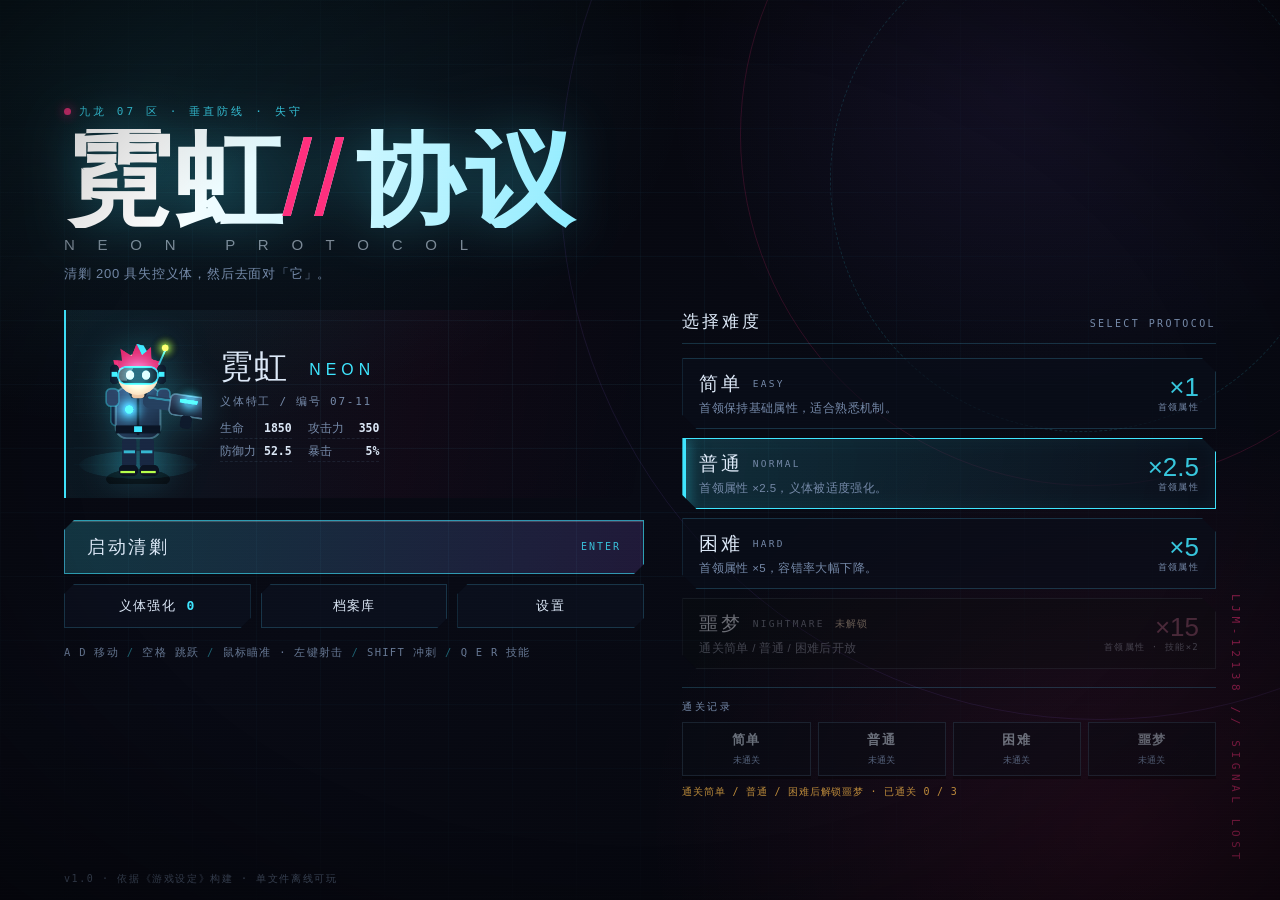
<file: index.html>
<!DOCTYPE html>
<html lang="zh-CN">
<head>
<meta charset="UTF-8">
<meta name="viewport" content="width=device-width, initial-scale=1.0, maximum-scale=1.0, user-scalable=no, viewport-fit=cover">
<meta name="theme-color" content="#05060c">
<title>霓虹协议 · NEON PROTOCOL</title>
<meta name="description" content="赛博朋克 2D 枪战：清剿 200 具失控义体，挑战 LJM-12138。">
<style>
/* ================= 基础 ================= */
*{margin:0;padding:0;box-sizing:border-box;-webkit-tap-highlight-color:transparent}
:root{
  --bg:#05060c;
  --bg2:#080b14;
  --panel:rgba(9,13,24,.86);
  --panel2:rgba(14,20,36,.92);
  --line:rgba(80,190,230,.22);
  --line-strong:rgba(90,220,255,.55);
  --cyan:#3fe6ff;
  --cyan-d:#0d8ea8;
  --mag:#ff2f7d;
  --vio:#a06bff;
  --amber:#ffbc4a;
  --lime:#b6ff4a;
  --red:#ff3b52;
  --txt:#dce8f7;
  --muted:#7589a8;
  --font-ui:"Microsoft YaHei","PingFang SC","Noto Sans SC","Hiragino Sans GB",sans-serif;
  --font-disp:"Bahnschrift SemiCondensed","Bahnschrift","DIN Alternate","Impact","Microsoft YaHei",sans-serif;
  --font-mono:"Consolas","Cascadia Mono","SFMono-Regular",monospace;
}
html,body{height:100%;overflow:hidden;background:var(--bg)}
body{
  font-family:var(--font-ui);color:var(--txt);
  user-select:none;-webkit-user-select:none;
  background:
    radial-gradient(900px 600px at 12% 8%, rgba(63,230,255,.10), transparent 60%),
    radial-gradient(800px 700px at 88% 92%, rgba(255,47,125,.10), transparent 60%),
    radial-gradient(600px 500px at 80% 10%, rgba(160,107,255,.08), transparent 60%),
    linear-gradient(160deg,#05060c,#080a14 55%,#05060c);
}
canvas{display:block}
.hidden{display:none!important}

/* 全局扫描线 & 暗角 */
.fx-scan{
  position:fixed;inset:0;pointer-events:none;z-index:60;
  background:repeating-linear-gradient(to bottom,rgba(255,255,255,.028) 0 1px,transparent 1px 3px);
  mix-blend-mode:overlay;opacity:.5;
}
.fx-vignette{
  position:fixed;inset:0;pointer-events:none;z-index:59;
  background:radial-gradient(ellipse at center,transparent 62%,rgba(0,0,0,.36) 100%);
}

/* ================= 屏幕 ================= */
.screen{position:fixed;inset:0;display:none}
.screen.active{display:block}
#playscreen.active{display:block}

/* ================= 主菜单 ================= */
#menu{overflow:hidden}
#menu::before{
  content:"";position:absolute;inset:0;
  background-image:
    linear-gradient(rgba(80,200,240,.055) 1px,transparent 1px),
    linear-gradient(90deg,rgba(80,200,240,.055) 1px,transparent 1px);
  background-size:64px 64px;
  mask-image:radial-gradient(ellipse at 40% 45%,#000 10%,transparent 78%);
  -webkit-mask-image:radial-gradient(ellipse at 40% 45%,#000 10%,transparent 78%);
  pointer-events:none;
}
.menu-deco{position:absolute;inset:0;pointer-events:none;overflow:hidden}
.deco-ring{
  position:absolute;border-radius:50%;border:1px solid rgba(63,230,255,.14);
}
.deco-ring.r1{width:78vmin;height:78vmin;right:-18vmin;top:-24vmin;border-color:rgba(255,47,125,.16)}
.deco-ring.r2{width:56vmin;height:56vmin;right:-6vmin;top:-8vmin;border-style:dashed;animation:spin 42s linear infinite}
.deco-ring.r3{width:120vmin;height:120vmin;right:-40vmin;top:-40vmin;border-color:rgba(160,107,255,.10)}
@keyframes spin{to{transform:rotate(360deg)}}
.deco-code{
  position:absolute;right:3vw;bottom:4vh;font-family:var(--font-mono);font-size:11px;
  letter-spacing:.42em;color:rgba(255,47,125,.5);writing-mode:vertical-rl;
}

.menu-wrap{
  position:relative;z-index:2;height:100%;
  display:flex;flex-direction:column;justify-content:center;
  padding:clamp(18px,4vh,48px) clamp(20px,5vw,84px);
  max-width:1500px;margin:0 auto;
}
.brand{margin-bottom:clamp(14px,3vh,34px)}
.brand-tag{
  display:inline-flex;align-items:center;gap:8px;
  font-family:var(--font-mono);font-size:11px;letter-spacing:.28em;
  color:var(--cyan);opacity:.85;margin-bottom:10px;
}
.brand-tag .dot{width:7px;height:7px;border-radius:50%;background:var(--mag);box-shadow:0 0 12px var(--mag);animation:pulse 1.6s infinite}
@keyframes pulse{50%{opacity:.25}}
.title{
  font-family:var(--font-disp);font-weight:700;
  font-size:clamp(44px,8.4vw,110px);line-height:.92;letter-spacing:.02em;
  background:linear-gradient(100deg,#fff 8%,#9beeff 42%,#3fe6ff 62%,#a06bff 96%);
  -webkit-background-clip:text;background-clip:text;color:transparent;
  filter:drop-shadow(0 0 26px rgba(63,230,255,.35));
}
.title .slash{color:var(--mag);-webkit-text-fill-color:var(--mag);font-weight:400;margin:0 .08em 0 -.02em}
.title-en{
  font-family:var(--font-disp);font-size:clamp(11px,1.3vw,15px);
  letter-spacing:.62em;color:rgba(220,232,247,.55);margin-top:8px;
}
.tagline{color:var(--muted);font-size:13px;margin-top:12px;letter-spacing:.06em}

.menu-body{display:grid;grid-template-columns:minmax(320px,1fr) minmax(360px,.92fr);gap:clamp(20px,3vw,54px);align-items:start}

/* 角色条 */
.hero-strip{
  display:flex;gap:18px;align-items:center;position:relative;
  padding:14px 18px 14px 8px;
  background:linear-gradient(100deg,rgba(63,230,255,.07),rgba(255,47,125,.04) 60%,transparent);
  border-left:2px solid var(--cyan);
  clip-path:polygon(0 0,100% 0,100% calc(100% - 16px),calc(100% - 16px) 100%,0 100%);
}
.hero-art{width:clamp(96px,10vw,132px);flex:0 0 auto;filter:drop-shadow(0 0 18px rgba(63,230,255,.28))}
.hero-art canvas{width:100%;height:auto}
.hm-name{font-family:var(--font-disp);font-size:clamp(22px,2.6vw,33px);letter-spacing:.04em}
.hm-name em{font-style:normal;font-size:.48em;letter-spacing:.32em;color:var(--cyan);margin-left:10px;vertical-align:middle}
.hm-role{font-family:var(--font-mono);font-size:11px;letter-spacing:.16em;color:var(--muted);margin:4px 0 10px}
.hm-stats{list-style:none;display:grid;grid-template-columns:1fr 1fr;gap:3px 16px;font-family:var(--font-mono);font-size:11.5px}
.hm-stats li{display:flex;justify-content:space-between;gap:8px;color:var(--muted);border-bottom:1px dashed rgba(120,160,200,.12);padding:2px 0}
.hm-stats li b{color:var(--txt);font-weight:600}

/* 按钮 */
.menu-actions{margin-top:22px;display:flex;flex-direction:column;gap:10px}
.btn-row{display:grid;grid-template-columns:repeat(3,1fr);gap:10px}
.btn{
  position:relative;cursor:pointer;border:1px solid var(--line);background:rgba(12,18,32,.7);
  color:var(--txt);font-family:var(--font-ui);font-size:13px;letter-spacing:.09em;
  padding:12px 18px;transition:.16s;overflow:hidden;
  clip-path:polygon(10px 0,100% 0,100% calc(100% - 10px),calc(100% - 10px) 100%,0 100%,0 10px);
}
.btn::after{
  content:"";position:absolute;left:-40%;top:0;width:40%;height:100%;
  background:linear-gradient(90deg,transparent,rgba(63,230,255,.16),transparent);
  transition:.45s;pointer-events:none;
}
.btn:hover{border-color:var(--line-strong);background:rgba(18,32,52,.9);color:#fff}
.btn:hover::after{left:110%}
.btn:active{transform:translateY(1px)}
.btn.primary{
  border-color:rgba(63,230,255,.6);
  background:linear-gradient(100deg,rgba(63,230,255,.2),rgba(160,107,255,.16));
  box-shadow:0 0 26px rgba(63,230,255,.18),inset 0 0 22px rgba(63,230,255,.08);
  font-family:var(--font-disp);font-size:18px;letter-spacing:.14em;
  display:flex;align-items:center;justify-content:space-between;
  padding:14px 22px;
}
.btn.primary small{font-family:var(--font-mono);font-size:10px;color:var(--cyan);letter-spacing:.2em;opacity:.8}
.btn:disabled{opacity:.38;cursor:not-allowed;filter:grayscale(.5)}
.btn.ghost{background:transparent;border-color:rgba(120,150,190,.28);color:var(--muted)}
.btn.small{font-size:12px;padding:9px 14px}
.btn .dia{color:var(--cyan);font-family:var(--font-mono);margin-left:6px}

.menu-foot{margin-top:18px;font-family:var(--font-mono);font-size:10.5px;letter-spacing:.12em;color:rgba(117,137,168,.85);display:flex;flex-wrap:wrap;gap:8px}
.menu-foot i{color:rgba(63,230,255,.4);font-style:normal}
.menu-version{position:absolute;left:clamp(20px,5vw,84px);bottom:14px;font-family:var(--font-mono);font-size:10px;letter-spacing:.16em;color:rgba(117,137,168,.5)}

/* 难度 */
.panel-title{display:flex;align-items:baseline;justify-content:space-between;margin-bottom:14px;border-bottom:1px solid var(--line);padding-bottom:10px}
.panel-title span{font-family:var(--font-disp);font-size:17px;letter-spacing:.16em}
.panel-title em{font-style:normal;font-family:var(--font-mono);font-size:10px;letter-spacing:.24em;color:var(--muted)}
.diff-list{display:flex;flex-direction:column;gap:9px}
.diff{
  position:relative;cursor:pointer;text-align:left;width:100%;
  border:1px solid var(--line);background:rgba(10,15,26,.66);
  padding:12px 16px;transition:.16s;color:var(--txt);
  clip-path:polygon(0 0,calc(100% - 14px) 0,100% 14px,100% 100%,14px 100%,0 calc(100% - 14px));
  display:grid;grid-template-columns:1fr auto;gap:2px 12px;align-items:center;
}
.diff:hover{border-color:rgba(63,230,255,.4);background:rgba(16,26,44,.9);transform:translateX(3px)}
.diff.sel{border-color:var(--cyan);background:linear-gradient(100deg,rgba(63,230,255,.16),rgba(10,16,28,.9));box-shadow:0 0 24px rgba(63,230,255,.14),inset 0 0 20px rgba(63,230,255,.05)}
.diff.sel::before{content:"";position:absolute;left:0;top:0;bottom:0;width:3px;background:var(--cyan);box-shadow:0 0 14px var(--cyan)}
.diff-name{font-family:var(--font-disp);font-size:19px;letter-spacing:.14em;display:flex;align-items:center;gap:10px}
.diff-name .en{font-family:var(--font-mono);font-size:9.5px;letter-spacing:.24em;color:var(--muted)}
.diff-desc{grid-column:1;font-size:11.5px;color:var(--muted);letter-spacing:.03em;margin-top:2px}
.diff-mult{grid-row:1/3;grid-column:2;font-family:var(--font-disp);font-size:26px;color:rgba(63,230,255,.85);text-align:right;line-height:1}
.diff-mult small{display:block;font-family:var(--font-mono);font-size:9px;letter-spacing:.14em;color:var(--muted);margin-top:3px}
.diff.nightmare.sel,.diff.nightmare:hover{border-color:var(--mag)}
.diff.nightmare .diff-mult{color:var(--mag)}
.diff.nightmare.sel{background:linear-gradient(100deg,rgba(255,47,125,.16),rgba(10,16,28,.9));box-shadow:0 0 26px rgba(255,47,125,.16)}
.diff.nightmare.sel::before{background:var(--mag);box-shadow:0 0 14px var(--mag)}
.diff.locked{opacity:.45;cursor:not-allowed;filter:grayscale(.7)}
.diff.locked:hover{transform:none;border-color:var(--line)}
.diff .lock{font-family:var(--font-mono);font-size:10px;color:var(--amber);letter-spacing:.1em}
.diff.sel .sel-mark{position:absolute;right:14px;bottom:8px;font-family:var(--font-mono);font-size:9px;letter-spacing:.2em;color:var(--cyan);opacity:.8}

.clear-tracks{margin-top:18px;border-top:1px solid var(--line);padding-top:12px}
.ct-title{font-family:var(--font-mono);font-size:10px;letter-spacing:.24em;color:var(--muted);margin-bottom:8px}
.ct-row{display:grid;grid-template-columns:repeat(4,1fr);gap:7px}
.ct{position:relative;border:1px solid rgba(120,160,200,.16);padding:8px 6px;text-align:center;background:rgba(8,12,20,.5)}
.ct b{display:block;font-family:var(--font-disp);font-size:13px;letter-spacing:.1em;color:rgba(220,232,247,.45)}
.ct span{font-family:var(--font-mono);font-size:9px;color:rgba(117,137,168,.7)}
.ct.done{border-color:rgba(63,230,255,.5);background:rgba(63,230,255,.09)}
.ct.done b{color:var(--cyan)}
.ct.done span{color:rgba(63,230,255,.85)}
.ct-hint{font-family:var(--font-mono);font-size:10px;letter-spacing:.08em;color:rgba(255,188,74,.72);margin-top:9px}

/* ================= 游戏 HUD ================= */
#playscreen{background:#04060c}
#game{position:absolute;inset:0;width:100%;height:100%}
#hud{position:absolute;inset:0;pointer-events:none;padding:clamp(10px,1.4vw,20px);font-family:var(--font-ui)}
#hud button{pointer-events:auto}

.hud-left{position:absolute;left:clamp(10px,1.4vw,20px);top:clamp(10px,1.4vw,20px);width:min(340px,38vw)}
.pcard{
  display:flex;gap:10px;padding:8px 12px 8px 8px;
  background:linear-gradient(100deg,rgba(8,14,26,.92),rgba(8,14,26,.55));
  border:1px solid rgba(63,230,255,.24);border-left:2px solid var(--cyan);
  clip-path:polygon(0 0,100% 0,100% calc(100% - 12px),calc(100% - 12px) 100%,0 100%);
  box-shadow:0 6px 30px rgba(0,0,0,.5);
}
.pcard-portrait{width:clamp(46px,4.4vw,60px);flex:0 0 auto;border:1px solid rgba(63,230,255,.3);background:rgba(63,230,255,.06)}
.pcard-portrait canvas{width:100%;height:100%;display:block}
.pcard-main{flex:1;min-width:0}
.pcard-top{display:flex;justify-content:space-between;align-items:baseline;margin-bottom:5px}
.pcard-name{font-family:var(--font-disp);font-size:15px;letter-spacing:.14em}
.pcard-lv{font-family:var(--font-mono);font-size:10px;letter-spacing:.1em;color:var(--cyan);border:1px solid rgba(63,230,255,.35);padding:1px 6px}
.bar{position:relative;height:13px;background:rgba(255,255,255,.06);border:1px solid rgba(120,160,200,.2);margin-bottom:5px;overflow:hidden}
.bar i{position:absolute;left:0;top:0;bottom:0;width:100%;transition:width .16s}
.bar span{position:absolute;inset:0;display:flex;align-items:center;justify-content:center;font-family:var(--font-mono);font-size:9.5px;letter-spacing:.06em;text-shadow:0 1px 3px #000,0 0 6px #000}
.bar.hp i{background:linear-gradient(90deg,#ff2f7d,#ff7ba8);box-shadow:0 0 14px rgba(255,47,125,.5)}
.bar.xp{height:8px}
.bar.xp i{background:linear-gradient(90deg,#3fe6ff,#b6ff4a);box-shadow:0 0 12px rgba(63,230,255,.5)}
.bar.xp span{font-size:8px}

.chip-row{display:flex;gap:6px;margin-top:7px}
.chip{
  display:flex;align-items:center;gap:6px;padding:4px 9px;
  background:rgba(8,13,22,.82);border:1px solid rgba(120,160,200,.18);
  font-family:var(--font-mono);font-size:10px;
}
.chip .k{color:var(--muted);letter-spacing:.1em}
.chip b{color:var(--txt);font-size:11px;font-weight:600}
.dia-chip{border-color:rgba(63,230,255,.35);color:var(--cyan)}
.dia-chip .k{color:var(--cyan);opacity:.8}
.dia-chip b{color:#9beeff}

.hud-mid{position:absolute;left:50%;top:clamp(10px,1.4vw,20px);transform:translateX(-50%);width:min(300px,30vw);text-align:center}
.mission{padding:6px 14px 8px;background:linear-gradient(180deg,rgba(8,13,22,.9),rgba(8,13,22,.4));border-bottom:1px solid rgba(63,230,255,.2)}
.mission-head{display:flex;justify-content:space-between;align-items:baseline;margin-bottom:5px}
.m-label{font-family:var(--font-mono);font-size:9px;letter-spacing:.24em;color:var(--muted)}
.m-count{font-family:var(--font-disp);font-size:17px;letter-spacing:.06em}
.m-count b{color:var(--cyan)}
.m-count i{font-style:normal;font-size:11px;color:var(--muted);margin-left:2px}
.m-bar{height:5px;background:rgba(255,255,255,.07);overflow:hidden}
.m-bar i{display:block;height:100%;width:0;background:linear-gradient(90deg,#3fe6ff,#a06bff);box-shadow:0 0 10px rgba(63,230,255,.7);transition:width .2s}
.timer{font-family:var(--font-mono);font-size:11px;letter-spacing:.14em;color:rgba(117,137,168,.9);margin-top:6px}

.hud-right{position:absolute;right:clamp(10px,1.4vw,20px);top:clamp(10px,1.4vw,20px);display:flex;align-items:center;gap:8px}
.diff-chip{border-color:rgba(255,188,74,.4);color:var(--amber);font-size:10px;letter-spacing:.08em}
.icon-btn{
  width:34px;height:34px;display:grid;place-items:center;cursor:pointer;
  background:rgba(8,13,22,.85);border:1px solid rgba(120,160,200,.25);color:var(--txt);
  font-size:13px;transition:.15s;font-family:var(--font-mono);
}
.icon-btn:hover{border-color:var(--cyan);color:var(--cyan);background:rgba(63,230,255,.12)}
.icon-btn.close{width:32px;height:32px;font-size:15px}

/* BOSS 血条 */
.boss-bar{position:absolute;left:50%;top:clamp(70px,9vh,104px);transform:translateX(-50%);width:min(760px,74vw);opacity:0;transition:opacity .4s}
.boss-bar.show{opacity:1}
.boss-head{display:flex;align-items:baseline;gap:12px;margin-bottom:6px}
.boss-name{font-family:var(--font-disp);font-size:clamp(16px,1.8vw,24px);letter-spacing:.2em;color:#ff9ec2;text-shadow:0 0 18px rgba(255,47,125,.6)}
.boss-sub{font-family:var(--font-mono);font-size:10px;letter-spacing:.18em;color:var(--muted)}
.boss-tags{display:flex;gap:6px;margin-left:auto}
.btag{font-family:var(--font-mono);font-size:9px;letter-spacing:.14em;padding:2px 7px;border:1px solid rgba(255,47,125,.45);color:#ff9ec2;background:rgba(255,47,125,.1)}
.btag.shield{border-color:rgba(63,230,255,.5);color:#9beeff;background:rgba(63,230,255,.1)}
.btag.rage{border-color:var(--amber);color:var(--amber);background:rgba(255,188,74,.12);animation:pulse .9s infinite}
.boss-hp{
  position:relative;height:16px;background:rgba(20,4,12,.85);
  border:1px solid rgba(255,47,125,.45);
  box-shadow:0 0 24px rgba(255,47,125,.22),inset 0 0 18px rgba(255,47,125,.1);
  overflow:hidden;
  clip-path:polygon(0 0,100% 0,calc(100% - 8px) 100%,8px 100%);
}
.boss-hp i{position:absolute;left:0;top:0;bottom:0;width:100%;background:linear-gradient(90deg,#ff2f7d,#ff6b4a 60%,#ffbc4a);transition:width .2s;box-shadow:0 0 18px rgba(255,47,125,.8)}
.boss-hp em{position:absolute;inset:0;display:grid;place-items:center;font-style:normal;font-family:var(--font-mono);font-size:10px;letter-spacing:.12em;text-shadow:0 1px 4px #000}
.boss-hp .enrage-mark{position:absolute;left:25%;top:-2px;bottom:-2px;width:2px;background:rgba(255,255,255,.7);box-shadow:0 0 10px #fff}
.boss-shield{position:absolute;left:0;top:0;bottom:0;background:linear-gradient(90deg,rgba(63,230,255,.55),rgba(160,107,255,.45));box-shadow:0 0 20px rgba(63,230,255,.6)}

/* 技能栏 */
#skillbar{position:absolute;left:50%;bottom:clamp(12px,2vh,28px);transform:translateX(-50%);display:flex;gap:10px}
.skill{
  position:relative;width:clamp(76px,7.4vw,96px);padding:8px 6px 7px;text-align:center;
  background:linear-gradient(180deg,rgba(10,16,28,.92),rgba(8,12,20,.75));
  border:1px solid rgba(120,160,200,.22);
  clip-path:polygon(8px 0,100% 0,100% calc(100% - 8px),calc(100% - 8px) 100%,0 100%,0 8px);
  transition:.12s;overflow:hidden;
}
.skill.ready{border-color:rgba(63,230,255,.32)}
.skill.active{border-color:var(--cyan);box-shadow:0 0 22px rgba(63,230,255,.35),inset 0 0 18px rgba(63,230,255,.14)}
.skill.active .sk-icon{color:#fff;text-shadow:0 0 14px var(--cyan)}
.sk-icon{font-size:19px;line-height:1.1;color:var(--cyan);opacity:.9}
.sk-key{font-family:var(--font-mono);font-size:8.5px;letter-spacing:.16em;color:var(--muted);margin-top:1px}
.sk-name{font-size:10.5px;letter-spacing:.04em;color:rgba(220,232,247,.8);margin-top:2px}
.sk-cd{
  position:absolute;left:0;right:0;bottom:0;height:0%;
  background:rgba(4,8,16,.78);backdrop-filter:blur(1px);
  display:flex;align-items:center;justify-content:center;
  font-family:var(--font-mono);font-size:13px;color:#fff;overflow:hidden;
  transition:height .08s linear;
}
.sk-cd.on{height:100%}

/* 横幅 / 提示 */
.banner{
  position:absolute;left:50%;top:34%;transform:translate(-50%,-50%);
  font-family:var(--font-disp);font-size:clamp(22px,3.6vw,44px);letter-spacing:.22em;
  color:#fff;text-shadow:0 0 30px rgba(63,230,255,.7),0 0 60px rgba(160,107,255,.4);
  opacity:0;pointer-events:none;white-space:nowrap;
}
.banner.show{animation:bannerIn 2.2s ease-out}
@keyframes bannerIn{
  0%{opacity:0;letter-spacing:.6em;filter:blur(8px)}
  18%{opacity:1;letter-spacing:.22em;filter:blur(0)}
  78%{opacity:1}
  100%{opacity:0;letter-spacing:.3em}
}
.toast{
  position:absolute;left:50%;bottom:clamp(96px,13vh,140px);transform:translateX(-50%);
  display:flex;flex-direction:column;gap:5px;align-items:center;pointer-events:none;
}
.toast div{
  font-family:var(--font-mono);font-size:11px;letter-spacing:.1em;padding:5px 14px;
  background:rgba(6,10,18,.86);border-left:2px solid var(--cyan);color:#bfe9f7;
  animation:toastIn 2.6s forwards;
}
@keyframes toastIn{
  0%{opacity:0;transform:translateY(8px)}
  12%,80%{opacity:1;transform:none}
  100%{opacity:0;transform:translateY(-6px)}
}
.boss-intro{
  position:absolute;inset:0;display:grid;place-content:center;justify-items:center;gap:6px;
  background:radial-gradient(ellipse at center,rgba(20,0,10,.72),rgba(4,6,12,.4) 70%);
  animation:introFade 2.6s forwards;pointer-events:none;
}
@keyframes introFade{0%{opacity:0}12%,76%{opacity:1}100%{opacity:0}}
.bi-name{font-family:var(--font-disp);font-size:clamp(34px,6vw,76px);letter-spacing:.3em;color:#fff;text-shadow:0 0 40px rgba(255,47,125,.85),0 0 80px rgba(255,47,125,.4)}
.bi-sub{font-family:var(--font-mono);font-size:12px;letter-spacing:.4em;color:#ff9ec2}
.bi-line{width:min(520px,60vw);height:1px;background:linear-gradient(90deg,transparent,rgba(255,47,125,.8),transparent)}

/* ================= 覆盖层通用 ================= */
.overlay{position:absolute;inset:0;display:none;place-items:center;z-index:40;pointer-events:auto;padding:20px;overflow:auto}
.overlay.show{display:grid}
#cardOverlay{background:radial-gradient(ellipse at center,rgba(6,10,20,.62),rgba(2,4,10,.88))}
#pauseOverlay{background:rgba(3,6,12,.72);backdrop-filter:blur(6px)}
#resultOverlay{background:radial-gradient(ellipse at center,rgba(6,10,20,.62),rgba(2,4,10,.9))}
#shopOverlay,#codexOverlay,#settingsOverlay{background:rgba(3,6,12,.9);backdrop-filter:blur(8px);position:fixed;z-index:70}

/* 升级选卡 */
.card-wrap{width:min(940px,94vw);text-align:center}
.card-eyebrow{font-family:var(--font-mono);font-size:10px;letter-spacing:.4em;color:var(--cyan);margin-bottom:6px}
.card-head h2{font-family:var(--font-disp);font-size:clamp(26px,3.4vw,42px);letter-spacing:.12em;font-weight:600}
.card-head h2 em{font-style:normal;color:var(--cyan);font-family:var(--font-mono);font-size:.5em;letter-spacing:.14em;margin-left:10px;vertical-align:middle}
.card-head p{color:var(--muted);font-size:12.5px;margin-top:6px;margin-bottom:22px;letter-spacing:.06em}
.card-list{display:grid;grid-template-columns:repeat(3,1fr);gap:14px}
.card{
  position:relative;cursor:pointer;text-align:left;padding:18px 16px 16px;
  background:linear-gradient(165deg,rgba(16,24,42,.95),rgba(8,12,22,.95));
  border:1px solid rgba(120,160,200,.25);color:var(--txt);
  transition:.18s;overflow:hidden;min-height:190px;display:flex;flex-direction:column;
  clip-path:polygon(14px 0,100% 0,100% calc(100% - 14px),calc(100% - 14px) 100%,0 100%,0 14px);
}
.card::before{
  content:"";position:absolute;inset:0;opacity:0;transition:.2s;
  background:radial-gradient(circle at 50% 0%,rgba(63,230,255,.18),transparent 65%);
}
.card:hover{transform:translateY(-5px);border-color:var(--cyan);box-shadow:0 12px 40px rgba(0,0,0,.6),0 0 30px rgba(63,230,255,.2)}
.card:hover::before{opacity:1}
.card .c-key{position:absolute;right:12px;top:10px;font-family:var(--font-mono);font-size:10px;color:var(--muted);border:1px solid rgba(120,160,200,.25);padding:1px 6px}
.card .c-icon{font-size:26px;line-height:1;margin-bottom:12px;color:var(--cyan);text-shadow:0 0 18px currentColor}
.card .c-name{font-family:var(--font-disp);font-size:19px;letter-spacing:.08em;margin-bottom:6px}
.card .c-desc{font-size:12px;line-height:1.6;color:rgba(220,232,247,.75);flex:1}
.card .c-stack{font-family:var(--font-mono);font-size:9.5px;letter-spacing:.14em;color:var(--muted);margin-top:10px;border-top:1px dashed rgba(120,160,200,.18);padding-top:8px;display:flex;justify-content:space-between}
.card.rare{border-color:rgba(160,107,255,.55)}
.card.rare .c-icon{color:var(--vio)}
.card.rare:hover{border-color:var(--vio);box-shadow:0 12px 40px rgba(0,0,0,.6),0 0 30px rgba(160,107,255,.28)}
.card.rare::before{background:radial-gradient(circle at 50% 0%,rgba(160,107,255,.22),transparent 65%)}
.card.epic{border-color:rgba(255,188,74,.6)}
.card.epic .c-icon{color:var(--amber)}
.card.epic::before{background:radial-gradient(circle at 50% 0%,rgba(255,188,74,.24),transparent 65%)}
.card-foot{margin-top:18px;font-family:var(--font-mono);font-size:10.5px;letter-spacing:.14em;color:var(--muted)}
.card-foot b{color:var(--cyan)}

/* 对话框 */
.dialog{
  width:min(560px,92vw);padding:24px 26px;
  background:linear-gradient(165deg,rgba(14,22,38,.97),rgba(6,10,18,.97));
  border:1px solid rgba(63,230,255,.3);box-shadow:0 30px 80px rgba(0,0,0,.7);
  clip-path:polygon(18px 0,100% 0,100% calc(100% - 18px),calc(100% - 18px) 100%,0 100%,0 18px);
}
.dlg-title{font-family:var(--font-disp);font-size:26px;letter-spacing:.16em;display:flex;align-items:baseline;gap:12px;margin-bottom:16px}
.dlg-title em{font-style:normal;font-family:var(--font-mono);font-size:10px;letter-spacing:.3em;color:var(--muted)}
.dlg-actions{display:flex;gap:9px;flex-wrap:wrap;margin-top:10px}
.pause-stats{display:grid;grid-template-columns:1fr 1fr;gap:6px 18px;font-family:var(--font-mono);font-size:11.5px;color:var(--muted);margin-bottom:8px}
.pause-stats div{display:flex;justify-content:space-between;border-bottom:1px dashed rgba(120,160,200,.14);padding:3px 0}
.pause-stats b{color:var(--txt)}

/* 结算 */
.result-wrap{width:min(720px,94vw);text-align:center}
.res-badge{display:inline-block;font-family:var(--font-mono);font-size:10px;letter-spacing:.4em;color:var(--cyan);border:1px solid rgba(63,230,255,.4);padding:4px 14px;margin-bottom:14px;background:rgba(63,230,255,.08)}
.res-badge.fail{color:var(--red);border-color:rgba(255,59,82,.5);background:rgba(255,59,82,.08)}
.res-title{font-family:var(--font-disp);font-size:clamp(30px,4.4vw,54px);letter-spacing:.1em;line-height:1.1;margin-bottom:8px}
.res-sub{color:var(--muted);font-size:13px;letter-spacing:.06em;margin-bottom:22px}
.res-stats{display:grid;grid-template-columns:repeat(4,1fr);gap:10px;margin-bottom:22px}
.res-stats div{padding:12px 8px;background:rgba(10,16,28,.8);border:1px solid rgba(120,160,200,.18)}
.res-stats b{display:block;font-family:var(--font-disp);font-size:24px;letter-spacing:.04em;color:var(--cyan)}
.res-stats span{font-family:var(--font-mono);font-size:9px;letter-spacing:.18em;color:var(--muted)}
.result-wrap .dlg-actions{justify-content:center}

/* ================= 强化 / 档案 / 设置 面板 ================= */
.dome{overflow:auto}
.dome-wrap{
  width:min(920px,96vw);padding:22px 26px 18px;
  background:linear-gradient(165deg,rgba(12,19,33,.98),rgba(6,9,16,.98));
  border:1px solid rgba(63,230,255,.26);box-shadow:0 30px 90px rgba(0,0,0,.75);
  clip-path:polygon(22px 0,100% 0,100% calc(100% - 22px),calc(100% - 22px) 100%,0 100%,0 22px);
  max-height:92vh;overflow:auto;
}
.dome-wrap.narrow{width:min(600px,96vw)}
.dome-head{display:flex;align-items:center;gap:18px;border-bottom:1px solid var(--line);padding-bottom:14px;margin-bottom:16px}
.dome-head h2{font-family:var(--font-disp);font-size:28px;letter-spacing:.18em;font-weight:600}
.dome-dia{margin-left:auto;font-family:var(--font-mono);font-size:12px;color:var(--cyan);display:flex;align-items:baseline;gap:8px}
.dome-dia b{font-size:26px;font-family:var(--font-disp)}
.dome-dia span{color:var(--muted);font-size:10px;letter-spacing:.16em}
.dome-head .icon-btn.close{margin-left:8px}
.dome-foot{border-top:1px solid var(--line);margin-top:14px;padding-top:10px;font-family:var(--font-mono);font-size:10px;letter-spacing:.08em;color:rgba(117,137,168,.7)}

.shop-list{display:grid;grid-template-columns:1fr 1fr;gap:10px}
.shop-item{
  display:grid;grid-template-columns:auto 1fr auto;gap:12px;align-items:center;
  padding:12px 14px;background:rgba(8,13,24,.7);border:1px solid rgba(120,160,200,.18);
}
.shop-item.maxed{border-color:rgba(63,230,255,.4);background:rgba(63,230,255,.06)}
.si-icon{font-size:20px;color:var(--cyan);opacity:.9;width:26px;text-align:center}
.si-main{min-width:0}
.si-name{font-family:var(--font-disp);font-size:15px;letter-spacing:.1em;display:flex;align-items:baseline;gap:8px}
.si-name em{font-style:normal;font-family:var(--font-mono);font-size:9.5px;letter-spacing:.14em;color:var(--muted)}
.si-effect{font-size:11.5px;color:rgba(220,232,247,.7);margin-top:2px}
.si-pips{display:flex;gap:3px;margin-top:7px}
.si-pips i{width:14px;height:4px;background:rgba(255,255,255,.12)}
.si-pips i.on{background:var(--cyan);box-shadow:0 0 8px rgba(63,230,255,.7)}
.si-buy{
  min-width:92px;padding:8px 10px;text-align:center;cursor:pointer;
  background:rgba(63,230,255,.1);border:1px solid rgba(63,230,255,.4);color:#bfe9f7;
  font-family:var(--font-mono);font-size:11px;transition:.15s;
}
.si-buy b{display:block;font-size:13px;color:var(--cyan)}
.si-buy:hover:not(:disabled){background:rgba(63,230,255,.22);color:#fff;box-shadow:0 0 20px rgba(63,230,255,.25)}
.si-buy:disabled{opacity:.35;cursor:not-allowed;border-color:rgba(120,160,200,.2);color:var(--muted)}
.si-buy:disabled b{color:var(--muted)}

.codex-tabs{display:flex;gap:6px;margin-bottom:16px;flex-wrap:wrap}
.tab{
  cursor:pointer;padding:7px 14px;background:transparent;border:1px solid rgba(120,160,200,.22);
  color:var(--muted);font-family:var(--font-ui);font-size:12px;letter-spacing:.08em;transition:.15s;
}
.tab:hover{color:var(--txt);border-color:rgba(63,230,255,.35)}
.tab.active{color:var(--cyan);border-color:rgba(63,230,255,.6);background:rgba(63,230,255,.1)}
.codex-body{min-height:340px;font-size:13px;line-height:1.85;color:rgba(220,232,247,.85)}
.codex-body h3{font-family:var(--font-disp);font-size:19px;letter-spacing:.1em;color:#fff;margin:18px 0 8px;border-left:2px solid var(--cyan);padding-left:10px}
.codex-body h3:first-child{margin-top:0}
.codex-body p{margin-bottom:8px}
.codex-body ul{margin:0 0 10px 18px}
.codex-body li{margin-bottom:5px}
.codex-body b{color:#fff}
.codex-body .cy{color:var(--cyan)}
.codex-body .mg{color:var(--mag)}
.codex-body .am{color:var(--amber)}
.codex-grid{display:grid;grid-template-columns:1fr 1fr;gap:10px;margin-bottom:10px}
.codex-card{padding:12px 14px;background:rgba(8,13,24,.7);border:1px solid rgba(120,160,200,.18)}
.codex-card h4{font-family:var(--font-disp);font-size:15px;letter-spacing:.1em;margin-bottom:5px;color:#fff;display:flex;justify-content:space-between;align-items:baseline}
.codex-card h4 em{font-style:normal;font-family:var(--font-mono);font-size:9px;letter-spacing:.16em;color:var(--muted)}
.codex-card p{font-size:12px;color:rgba(220,232,247,.7);margin:0}
.dia{color:var(--cyan)}

.set-list{display:flex;flex-direction:column;gap:2px;margin-bottom:20px}
.set-row{display:flex;align-items:center;justify-content:space-between;padding:11px 4px;border-bottom:1px solid rgba(120,160,200,.12);cursor:pointer;font-size:13px}
.set-row input{display:none}
.switch{width:40px;height:20px;border:1px solid rgba(120,160,200,.35);background:rgba(255,255,255,.05);position:relative;transition:.18s;flex:0 0 auto}
.switch::after{content:"";position:absolute;left:2px;top:2px;width:14px;height:14px;background:var(--muted);transition:.18s}
.set-row input:checked+.switch{border-color:var(--cyan);background:rgba(63,230,255,.16)}
.set-row input:checked+.switch::after{left:22px;background:var(--cyan);box-shadow:0 0 10px var(--cyan)}
.share-block{border:1px solid rgba(120,160,200,.2);padding:14px;background:rgba(8,13,24,.6)}
.sb-title{font-family:var(--font-disp);font-size:15px;letter-spacing:.12em;margin-bottom:4px}
.sb-hint{font-size:11.5px;color:var(--muted);margin-bottom:9px;line-height:1.6}
#saveCode{
  width:100%;height:74px;resize:none;background:rgba(4,7,14,.9);border:1px solid rgba(63,230,255,.25);
  color:#9beeff;font-family:var(--font-mono);font-size:10px;padding:8px;line-height:1.5;word-break:break-all;
}
#saveCode:focus{outline:none;border-color:var(--cyan)}
.sb-actions{display:flex;gap:8px;margin-top:8px;flex-wrap:wrap}
.sb-msg{font-family:var(--font-mono);font-size:10.5px;color:var(--lime);margin-top:8px;min-height:14px;letter-spacing:.06em}

/* ================= 响应式 ================= */
@media (max-width:1080px){
  .menu-body{grid-template-columns:1fr;gap:18px}
  .deco-ring,.deco-code{display:none}
  .brand{margin-bottom:14px}
  .hero-strip{order:2}
  .menu-wrap{justify-content:flex-start;overflow:auto;padding-bottom:60px}
  .menu-left{display:flex;flex-direction:column}
  .menu-actions{order:3}
}
@media (max-width:760px){
  .title{font-size:clamp(40px,12vw,64px)}
  .hm-stats{grid-template-columns:1fr}
  .diff-mult{font-size:20px}
  .diff-name{font-size:16px}
  .menu-version{display:none}
  .card-list{grid-template-columns:1fr;gap:10px}
  .card{min-height:0;padding:14px}
  .card .c-icon{position:absolute;right:14px;top:12px;font-size:20px;margin:0}
  .card .c-desc{font-size:11.5px}
  .res-stats{grid-template-columns:repeat(2,1fr)}
  .shop-list{grid-template-columns:1fr}
  .codex-grid{grid-template-columns:1fr}
  .hud-left{width:min(300px,52vw)}
  .hud-mid{width:min(200px,28vw)}
  .hud-mid .m-label,.diff-chip,#timer{display:none}
  .boss-bar{width:88vw;top:96px}
  .res-title{font-size:26px}
  .dome-wrap{padding:16px 14px;clip-path:none}
  .dialog{padding:18px}
  .overlay{padding:10px}
}
@media (max-height:640px){
  .brand{margin-bottom:8px}
  .tagline{display:none}
  .hero-strip{padding:8px 12px}
  .menu-actions{margin-top:12px}
  .hm-stats{font-size:10.5px}
}

/* 低配/降级 */
@media (prefers-reduced-motion:reduce){
  *{animation-duration:.01ms!important;animation-iteration-count:1!important;transition:none!important}
}
.boot-error{
  position:fixed;left:12px;bottom:12px;z-index:999;max-width:60vw;
  font-family:var(--font-mono);font-size:11px;color:#ff8090;background:rgba(30,0,8,.9);
  border:1px solid #ff3b52;padding:10px;white-space:pre-wrap;
}
/* ================= 小屏 / 横屏手机 适配 ================= */
@media (max-width:960px){
  .hud-left{width:min(250px,44vw)}
  .pcard-portrait{width:42px}
  .pcard-name{font-size:13px}
  .pcard-lv{font-size:9px}
  .hud-mid{width:min(168px,26vw)}
  .hud-mid .m-label{display:none}
  .mission-head{justify-content:center;gap:6px}
  .m-count{font-size:14px}
  .boss-bar{width:86vw;top:88px}
  .res-stats{grid-template-columns:repeat(2,1fr)}
}


/* ================= 立体化：面板 / 按钮的厚度与投影 ================= */
.pcard{box-shadow:0 12px 34px rgba(0,0,0,.62), 0 3px 0 rgba(63,230,255,.12), inset 0 1px 0 rgba(255,255,255,.07)}
.mission{box-shadow:0 10px 26px rgba(0,0,0,.5), inset 0 1px 0 rgba(255,255,255,.06)}
.skill{box-shadow:0 10px 22px rgba(0,0,0,.55), inset 0 1px 0 rgba(255,255,255,.08)}
.skill.active{box-shadow:0 10px 26px rgba(0,0,0,.6), 0 0 22px rgba(63,230,255,.35), inset 0 1px 0 rgba(255,255,255,.15)}
.btn{box-shadow:0 4px 0 rgba(0,0,0,.45), 0 10px 24px rgba(0,0,0,.35)}
.btn:hover{box-shadow:0 6px 0 rgba(0,0,0,.4), 0 14px 30px rgba(0,0,0,.4)}
.btn:active{transform:translateY(3px);box-shadow:0 1px 0 rgba(0,0,0,.5), 0 4px 12px rgba(0,0,0,.3)}
.btn.primary{box-shadow:0 5px 0 rgba(6,40,54,.9), 0 0 26px rgba(63,230,255,.2), inset 0 1px 0 rgba(255,255,255,.18)}
.btn.primary:active{transform:translateY(4px);box-shadow:0 1px 0 rgba(6,40,54,.9), 0 0 18px rgba(63,230,255,.18)}
.diff{box-shadow:0 6px 0 rgba(0,0,0,.35), 0 12px 26px rgba(0,0,0,.3)}
.diff:hover{box-shadow:0 6px 0 rgba(0,0,0,.35), 0 16px 32px rgba(0,0,0,.42)}
.card{box-shadow:0 14px 0 -6px rgba(0,0,0,.55), 0 22px 46px rgba(0,0,0,.5), inset 0 1px 0 rgba(255,255,255,.06)}
.icon-btn{box-shadow:0 3px 0 rgba(0,0,0,.45), 0 6px 14px rgba(0,0,0,.35)}
.dome-wrap,.dialog{box-shadow:0 40px 90px rgba(0,0,0,.8), inset 0 1px 0 rgba(255,255,255,.05)}
.shop-item{box-shadow:0 4px 0 rgba(0,0,0,.35), inset 0 1px 0 rgba(255,255,255,.04)}
.ct{box-shadow:0 3px 0 rgba(0,0,0,.3)}

/* ================= 造梦西游式 HUD ================= */
.pcard{
  border-radius:10px;
  background:linear-gradient(180deg,rgba(14,22,38,.95),rgba(6,10,18,.92));
  border:1px solid rgba(255,196,90,.28);
  border-left:none;
  clip-path:none;
  box-shadow:0 6px 22px rgba(0,0,0,.65), inset 0 1px 0 rgba(255,255,255,.08);
}
.pcard-portrait{
  width:62px;height:62px;flex:0 0 auto;border-radius:50%;
  border:2px solid rgba(255,196,90,.8);
  background:radial-gradient(circle at 50% 30%,#1b2c46,#0a1220 70%);
  box-shadow:0 0 0 3px rgba(4,8,14,.9), 0 0 18px rgba(255,196,90,.3), inset 0 0 12px rgba(63,230,255,.18);
  overflow:hidden;
}
.pcard-portrait canvas{width:100%;height:100%;border-radius:50%}
.pcard-name{font-family:var(--font-disp);font-size:16px;letter-spacing:.16em;color:#fff;text-shadow:0 1px 0 #000}
.pcard-lv{border-radius:9px;background:linear-gradient(180deg,rgba(63,230,255,.22),rgba(63,230,255,.06))}
.bar{
  height:17px;border-radius:9px;
  border:1px solid rgba(255,255,255,.22);
  background:linear-gradient(180deg,rgba(0,0,0,.8),rgba(0,0,0,.5));
  box-shadow:inset 0 2px 6px rgba(0,0,0,.85), 0 1px 0 rgba(255,255,255,.05);
}
.bar i{border-radius:8px;transition:width .14s}
.bar.hp i{background:linear-gradient(180deg,#ff9a6b,#ff2f7d 45%,#9c0d3a);box-shadow:0 0 12px rgba(255,47,125,.55), inset 0 1px 0 rgba(255,255,255,.45)}
.bar.xp{height:9px}
.bar.xp i{background:linear-gradient(180deg,#9beeff,#3fe6ff 55%,#0d7ea8);box-shadow:0 0 10px rgba(63,230,255,.6), inset 0 1px 0 rgba(255,255,255,.4)}
.bar span{font-size:10px;text-shadow:0 1px 3px #000,0 0 8px rgba(0,0,0,.9)}
.chip-row .chip{border-radius:8px;background:linear-gradient(180deg,rgba(14,22,38,.9),rgba(6,10,18,.9))}
.stage-name{
  font-family:var(--font-disp);font-size:15px;letter-spacing:.3em;
  color:#ffd76b;text-shadow:0 0 16px rgba(255,188,74,.55),0 2px 0 #000;
  margin-bottom:6px;text-align:center;white-space:nowrap;
}
.mission{border-radius:8px;background:linear-gradient(180deg,rgba(10,16,28,.92),rgba(6,10,18,.6))}
.timer{letter-spacing:.24em;color:#9fb4d0}
#skillbar{gap:8px}
.skill{
  border-radius:10px 10px 6px 6px;
  background:linear-gradient(180deg,rgba(18,28,46,.96),rgba(7,11,20,.92));
  border:1px solid rgba(255,196,90,.22);
  box-shadow:0 6px 18px rgba(0,0,0,.6), inset 0 1px 0 rgba(255,255,255,.1);
}
.skill.ready{border-color:rgba(255,196,90,.45)}
.skill.active{border-color:var(--cyan);box-shadow:0 6px 22px rgba(0,0,0,.6),0 0 22px rgba(63,230,255,.45),inset 0 1px 0 rgba(255,255,255,.16)}
.sk-key{color:#ffd76b;letter-spacing:.18em}
.boss-hp{border-radius:6px;height:18px}
.dia-chip{border-radius:8px}
.icon-btn{border-radius:8px}

</style>
</head>
<body>

<div class="fx-scan"></div>
<div class="fx-vignette"></div>

<!-- ============== 主菜单 ============== -->
<section id="menu" class="screen active">
  <div class="menu-deco" aria-hidden="true">
    <div class="deco-ring r1"></div>
    <div class="deco-ring r2"></div>
    <div class="deco-ring r3"></div>
    <div class="deco-code">LJM-12138 // SIGNAL LOST</div>
  </div>

  <div class="menu-wrap">
    <header class="brand">
      <div class="brand-tag"><span class="dot"></span>九龙 07 区 · 垂直防线 · 失守</div>
      <h1 class="title">霓虹<span class="slash">//</span>协议</h1>
      <div class="title-en">N E O N &nbsp; P R O T O C O L</div>
      <p class="tagline">清剿 200 具失控义体，然后去面对「它」。</p>
    </header>

    <div class="menu-body">
      <div class="menu-left">
        <div class="hero-strip">
          <div class="hero-art"><canvas id="heroCanvas" width="240" height="300"></canvas></div>
          <div class="hero-meta">
            <div class="hm-name">霓虹 <em>NEON</em></div>
            <div class="hm-role">义体特工 / 编号 07-11</div>
            <ul class="hm-stats" id="heroStats"></ul>
          </div>
        </div>

        <div class="menu-actions">
          <button class="btn primary" id="btnStart"><span>启动清剿</span><small>ENTER</small></button>
          <div class="btn-row">
            <button class="btn" id="btnShop">义体强化 <b class="dia" id="menuDia">0</b></button>
            <button class="btn" id="btnCodex">档案库</button>
            <button class="btn" id="btnSettings">设置</button>
          </div>
        </div>

        <div class="menu-foot">
          <span>A D 移动</span><i>/</i><span>空格 跳跃</span><i>/</i><span>鼠标瞄准 · 左键射击</span><i>/</i><span>SHIFT 冲刺</span><i>/</i><span>Q E R 技能</span>
        </div>
      </div>

      <div class="menu-right">
        <div class="panel-title"><span>选择难度</span><em>SELECT PROTOCOL</em></div>
        <div class="diff-list" id="diffList"></div>
        <div class="clear-tracks">
          <div class="ct-title">通关记录</div>
          <div class="ct-row" id="clearTracks"></div>
          <div class="ct-hint" id="clearHint">通关简单 / 普通 / 困难后解锁噩梦</div>
        </div>
      </div>
    </div>

    <div class="menu-version">v1.0 · 依据《游戏设定》构建 · 单文件离线可玩</div>
  </div>
</section>

<!-- ============== 游戏画面 ============== -->
<section id="playscreen" class="screen">
  <canvas id="game"></canvas>

  <div id="hud">
    <!-- 左上：角色卡 -->
    <div class="hud-left">
      <div class="pcard">
        <div class="pcard-portrait"><canvas id="portrait" width="112" height="112"></canvas></div>
        <div class="pcard-main">
          <div class="pcard-top">
            <span class="pcard-name">霓虹</span>
            <span class="pcard-lv" id="lvText">LV.01</span>
          </div>
          <div class="bar hp"><i id="hpFill"></i><span id="hpText">1850 / 1850</span></div>
          <div class="bar xp"><i id="xpFill"></i><span id="xpText">0 / 100 XP</span></div>
        </div>
      </div>
      <div class="chip-row">
        <div class="chip"><span class="k">ATK</span><b id="atkText">350</b></div>
        <div class="chip"><span class="k">DEF</span><b id="defText">52</b></div>
        <div class="chip"><span class="k">CRIT</span><b id="critText">5%</b></div>
      </div>
    </div>

    <!-- 顶部中间：任务进度 -->
    <div class="hud-mid">
      <div class="stage-name">九龙 07 区 // 清剿行动</div>
      <div class="mission" id="mission">
        <div class="mission-head">
          <span class="m-label">清剿进度</span>
          <span class="m-count"><b id="killCount">0</b><i>/ 200</i></span>
        </div>
        <div class="m-bar"><i id="killFill"></i></div>
      </div>
      <div id="timer" class="timer">00:00</div>
    </div>

    <!-- 右上：资源 -->
    <div class="hud-right">
      <div class="chip dia-chip"><span class="k">◆</span><b id="diamondCount">0</b></div>
      <div class="chip diff-chip" id="diffChip">普通 ×2.5</div>
      <button class="icon-btn" id="btnPause" title="暂停">❚❚</button>
    </div>

    <!-- BOSS 血条 -->
    <div id="bossBar" class="boss-bar hidden">
      <div class="boss-head">
        <span class="boss-name">LJM-12138</span>
        <span class="boss-sub" id="bossSub">终焉核心 · 原型机</span>
        <span class="boss-tags" id="bossTags"></span>
      </div>
      <div class="boss-hp">
        <i id="bossHpFill"></i>
        <em id="bossHpText">100000 / 100000</em>
        <b class="enrage-mark" title="25% 狂暴阈值"></b>
        <b class="boss-shield" id="bossShield" hidden></b>
      </div>
    </div>

    <!-- 技能栏 -->
    <div id="skillbar">
      <div class="skill" data-skill="dash">
        <div class="sk-icon">⇥</div>
        <div class="sk-key">SHIFT</div>
        <div class="sk-name">相位冲刺</div>
        <div class="sk-cd" id="cd-dash"></div>
      </div>
      <div class="skill" data-skill="q">
        <div class="sk-icon">⚡</div>
        <div class="sk-key">Q</div>
        <div class="sk-name">超频协议</div>
        <div class="sk-cd" id="cd-q"></div>
      </div>
      <div class="skill" data-skill="e">
        <div class="sk-icon">◉</div>
        <div class="sk-key">E</div>
        <div class="sk-name">电磁脉冲</div>
        <div class="sk-cd" id="cd-e"></div>
      </div>
      <div class="skill" data-skill="r">
        <div class="sk-icon">✦</div>
        <div class="sk-key">R</div>
        <div class="sk-name">毁灭激光</div>
        <div class="sk-cd" id="cd-r"></div>
      </div>
    </div>

    <div id="banner" class="banner"></div>
    <div id="toast" class="toast"></div>
    <div id="bossIntro" class="boss-intro hidden">
      <div class="bi-line"></div>
      <div class="bi-name">LJM-12138</div>
      <div class="bi-sub">终焉核心 · 原型机 · 苏醒</div>
      <div class="bi-line"></div>
    </div>
  </div>

  <!-- 升级选卡 -->
  <div id="cardOverlay" class="overlay">
    <div class="card-wrap">
      <div class="card-head">
        <div class="card-eyebrow">NEURAL LEVEL UP</div>
        <h2>等级提升 <em id="cardLevel">LV.02</em></h2>
        <p>选择一张协议卡，永久生效于本次清剿</p>
      </div>
      <div class="card-list" id="cardList"></div>
      <div class="card-foot">按 <b>1</b> / <b>2</b> / <b>3</b> 快速选择</div>
    </div>
  </div>

  <!-- 暂停 -->
  <div id="pauseOverlay" class="overlay">
    <div class="dialog">
      <div class="dlg-title">行动暂停<em>PAUSED</em></div>
      <div class="dlg-body">
        <div class="pause-stats" id="pauseStats"></div>
      </div>
      <div class="dlg-actions">
        <button class="btn primary" id="btnResume">继续行动</button>
        <button class="btn" id="btnRestart">重新开始本关</button>
        <button class="btn" id="btnPauseSettings">设置</button>
        <button class="btn ghost" id="btnQuit">放弃并返回</button>
      </div>
    </div>
  </div>

  <!-- 结算 -->
  <div id="resultOverlay" class="overlay">
    <div class="result-wrap">
      <div class="res-badge" id="resBadge">行动完成</div>
      <h2 class="res-title" id="resultTitle">区域清剿完成</h2>
      <p class="res-sub" id="resultSub"></p>
      <div class="res-stats" id="resultStats"></div>
      <div class="dlg-actions">
        <button class="btn primary" id="btnAgain">再次清剿</button>
        <button class="btn" id="btnResShare">复制战报</button>
        <button class="btn" id="btnResShop">义体强化</button>
        <button class="btn ghost" id="btnResMenu">返回主菜单</button>
      </div>
    </div>
  </div>
</section>

<!-- ============== 义体强化 ============== -->
<div id="shopOverlay" class="overlay dome">
  <div class="dome-wrap">
    <div class="dome-head">
      <div>
        <div class="card-eyebrow">永久强化 · 数据写入义体</div>
        <h2>义体强化</h2>
      </div>
      <div class="dome-dia">◆ <b id="shopDia">0</b><span>钻石</span></div>
      <button class="icon-btn close" data-close="shopOverlay">✕</button>
    </div>
    <div class="shop-list" id="shopList"></div>
    <div class="dome-foot">钻石为永久资源：死亡、重开、更换难度都不会清零。</div>
  </div>
</div>

<!-- ============== 档案库 ============== -->
<div id="codexOverlay" class="overlay dome">
  <div class="dome-wrap">
    <div class="dome-head">
      <div>
        <div class="card-eyebrow">DATABASE · 九龙 07 区</div>
        <h2>档案库</h2>
      </div>
      <button class="icon-btn close" data-close="codexOverlay">✕</button>
    </div>
    <div class="codex-tabs" id="codexTabs">
      <button class="tab active" data-tab="brief">行动简报</button>
      <button class="tab" data-tab="enemy">敌人图鉴</button>
      <button class="tab" data-tab="boss">首领档案</button>
      <button class="tab" data-tab="system">规则细节</button>
    </div>
    <div class="codex-body" id="codexBody"></div>
  </div>
</div>

<!-- ============== 设置 ============== -->
<div id="settingsOverlay" class="overlay dome">
  <div class="dome-wrap narrow">
    <div class="dome-head">
      <div>
        <div class="card-eyebrow">SYSTEM · 偏好设置</div>
        <h2>设置</h2>
      </div>
      <button class="icon-btn close" data-close="settingsOverlay">✕</button>
    </div>
    <div class="set-list">
      <label class="set-row"><span>音效与背景音乐</span><input type="checkbox" id="setAudio" checked><i class="switch"></i></label>
      <label class="set-row"><span>自动射击</span><input type="checkbox" id="setAuto" checked><i class="switch"></i></label>
      <label class="set-row"><span>攻击自动锁定<small>自动瞄准最近敌人，移动鼠标可临时改为手动</small></span><input type="checkbox" id="setLock" checked><i class="switch"></i></label>
      <label class="set-row"><span>屏幕震动</span><input type="checkbox" id="setShake" checked><i class="switch"></i></label>
      <label class="set-row"><span>显示伤害数字</span><input type="checkbox" id="setDmg" checked><i class="switch"></i></label>
    </div>
    <div class="share-block">
      <div class="sb-title">存档分享码</div>
      <p class="sb-hint">把这段代码发给朋友，对方粘贴导入即可继承你的钻石与强化进度。</p>
      <textarea id="saveCode" spellcheck="false" placeholder="在此粘贴存档码后点击导入"></textarea>
      <div class="sb-actions">
        <button class="btn small" id="btnCopyCode">复制我的存档码</button>
        <button class="btn small" id="btnImportCode">导入存档码</button>
        <button class="btn small ghost" id="btnReset">清空进度</button>
      </div>
      <div class="sb-msg" id="sbMsg"></div>
    </div>
    <div class="dome-foot">游戏进度保存在浏览器本地（localStorage）。清除浏览器数据会丢失进度，建议定期导出存档码。</div>
  </div>
</div>

<div id="bootError" class="boot-error" hidden></div>

<script>
/* =====================================================================
   霓虹协议 · core.js
   工具 / 存档 / 音频 / 输入 / 相机 / 程序化美术
   ===================================================================== */
(function () {
  'use strict';
  const NP = window.NP = window.NP || {};

  /* ---------------- 基础工具 ---------------- */
  const TAU = Math.PI * 2;
  NP.TAU = TAU;
  NP.clamp = (v, a, b) => (v < a ? a : v > b ? b : v);
  NP.lerp = (a, b, t) => a + (b - a) * t;
  NP.rand = (a = 1, b) => (b === undefined ? Math.random() * a : a + Math.random() * (b - a));
  NP.randi = (a, b) => Math.floor(NP.rand(a, b + 1));
  NP.pick = (arr) => arr[(Math.random() * arr.length) | 0];
  NP.chance = (p) => Math.random() < p;
  NP.dist2 = (a, b) => { const dx = a.x - b.x, dy = a.y - b.y; return dx * dx + dy * dy; };
  NP.dist = (a, b) => Math.hypot(a.x - b.x, a.y - b.y);
  NP.angle = (a, b) => Math.atan2(b.y - a.y, b.x - a.x);
  NP.approach = (v, target, step) => (v < target ? Math.min(v + step, target) : Math.max(v - step, target));
  NP.fmt = function (n) {
    n = Math.round(n);
    if (n >= 1e8) return (n / 1e8).toFixed(2) + '亿';
    if (n >= 1e6) return (n / 1e6).toFixed(1) + 'M';
    if (n >= 1e4) return (n / 1e3).toFixed(1) + 'k';
    return String(n);
  };
  NP.mmss = function (s) {
    s = Math.max(0, Math.floor(s));
    const m = Math.floor(s / 60);
    return String(m).padStart(2, '0') + ':' + String(s % 60).padStart(2, '0');
  };
  NP.$ = (s, r) => (r || document).querySelector(s);
  NP.$$ = (s, r) => Array.from((r || document).querySelectorAll(s));

  /* ---------------- 配色 ---------------- */
  NP.COL = {
    cyan: '#3fe6ff', cyanDim: '#0d8ea8', mag: '#ff2f7d', vio: '#a06bff',
    amber: '#ffbc4a', lime: '#b6ff4a', red: '#ff3b52', white: '#ffffff',
    ink: '#05060c', steel: '#2a3a55', steel2: '#4a6285'
  };

  /* ---------------- 存档 ---------------- */
  const SAVE_KEY = 'neon_protocol_save_v1';
  const DEFAULT_SAVE = {
    v: 1,
    diamonds: 0,
    up: { hp: 0, atk: 0, def: 0, rate: 0, crit: 0, cdr: 0 },
    cleared: [false, false, false, false],
    best: [0, 0, 0, 0],
    runs: 0, kills: 0, bossKills: 0, deaths: 0,
    settings: { audio: true, auto: true, shake: true, dmgNum: true, lock: true }
  };

  function deepClone(o) { return JSON.parse(JSON.stringify(o)); }

  const Save = NP.Save = {
    data: deepClone(DEFAULT_SAVE),
    load() {
      try {
        const raw = localStorage.getItem(SAVE_KEY);
        if (raw) {
          const d = JSON.parse(raw);
          this.data = Object.assign(deepClone(DEFAULT_SAVE), d);
          this.data.up = Object.assign({}, DEFAULT_SAVE.up, d.up || {});
          this.data.settings = Object.assign({}, DEFAULT_SAVE.settings, d.settings || {});
          if (!Array.isArray(this.data.cleared)) this.data.cleared = [false, false, false, false];
          if (!Array.isArray(this.data.best)) this.data.best = [0, 0, 0, 0];
        }
      } catch (e) { console.warn('存档读取失败', e); }
      return this.data;
    },
    write() {
      try { localStorage.setItem(SAVE_KEY, JSON.stringify(this.data)); } catch (e) { /* 隐私模式忽略 */ }
    },
    reset() {
      this.data = deepClone(DEFAULT_SAVE);
      try { localStorage.removeItem(SAVE_KEY); } catch (e) { }
      this.write();
    },
    exportCode() {
      try {
        const json = JSON.stringify(this.data);
        const b64 = btoa(unescape(encodeURIComponent(json)));
        return 'NP1-' + b64;
      } catch (e) { return ''; }
    },
    importCode(code) {
      try {
        code = String(code || '').trim();
        if (!code) return '存档码为空';
        if (code.indexOf('NP1-') === 0) code = code.slice(4);
        const json = decodeURIComponent(escape(atob(code)));
        const d = JSON.parse(json);
        if (typeof d !== 'object' || d === null) return '存档码格式错误';
        const merged = Object.assign(deepClone(DEFAULT_SAVE), d);
        merged.up = Object.assign({}, DEFAULT_SAVE.up, d.up || {});
        merged.settings = Object.assign({}, DEFAULT_SAVE.settings, d.settings || {});
        if (!Array.isArray(merged.cleared)) merged.cleared = [false, false, false, false];
        if (!Array.isArray(merged.best)) merged.best = [0, 0, 0, 0];
        this.data = merged;
        this.write();
        return true;
      } catch (e) { return '存档码无法解析'; }
    }
  };

  /* ---------------- 永久强化定义 ---------------- */
  NP.UPGRADES = [
    { id: 'hp', icon: '❖', name: '生命扩容', en: 'VITALITY', base: 55, max: 10, effect: (n) => `最大生命 +${n * 8}%`, unit: '50 护甲' },
    { id: 'atk', icon: '✦', name: '火力校准', en: 'FIREPOWER', base: 75, max: 10, effect: (n) => `攻击力 +${n * 8}%` },
    { id: 'def', icon: '▣', name: '装甲镀层', en: 'PLATING', base: 45, max: 10, effect: (n) => `防御力 +${n * 50}` },
    { id: 'rate', icon: '⚡', name: '枪机超频', en: 'RATE', base: 65, max: 10, effect: (n) => `攻速 +${n * 6}%` },
    { id: 'crit', icon: '◎', name: '弱点解析', en: 'WEAKPOINT', base: 85, max: 10, effect: (n) => `暴击率 +${n * 4}%` },
    { id: 'cdr', icon: '◷', name: '冷却矩阵', en: 'COOLDOWN', base: 80, max: 10, effect: (n) => `技能冷却 -${(n * 3.5).toFixed(1)}%` }
  ];
  NP.upCost = (u, lvl) => Math.round(u.base * Math.pow(1.22, lvl));

  /* ---------------- 难度定义 ---------------- */
  NP.DIFFS = [
    { id: 0, name: '简单', en: 'EASY', mult: 1, mobHp: 1, mobAtk: 1, desc: '首领保持基础属性，适合熟悉机制。' },
    { id: 1, name: '普通', en: 'NORMAL', mult: 2.5, mobHp: 1.25, mobAtk: 1.15, desc: '首领属性 ×2.5，义体被适度强化。' },
    { id: 2, name: '困难', en: 'HARD', mult: 5, mobHp: 1.6, mobAtk: 1.35, desc: '首领属性 ×5，容错率大幅下降。' },
    { id: 3, name: '噩梦', en: 'NIGHTMARE', mult: 15, mobHp: 2.4, mobAtk: 1.7, desc: '首领属性 ×15，技能频率翻倍。通关三档后解锁。', hidden: true }
  ];

  /* ---------------- 音频（全程序化合成） ---------------- */
  const Audio = NP.Audio = {
    ctx: null, master: null, sfxGain: null, musicGain: null,
    enabled: true, started: false, noiseBuf: null,
    lastShot: 0, musicTimer: null, step: 0, intensity: 0,
    init() {
      if (this.ctx) return;
      try {
        const AC = window.AudioContext || window.webkitAudioContext;
        if (!AC) return;
        this.ctx = new AC();
        this.master = this.ctx.createGain();
        this.master.gain.value = 0.9;
        this.master.connect(this.ctx.destination);
        this.sfxGain = this.ctx.createGain();
        this.sfxGain.gain.value = 0.5;
        this.sfxGain.connect(this.master);
        this.musicGain = this.ctx.createGain();
        this.musicGain.gain.value = 0.16;
        this.musicGain.connect(this.master);
        // 噪声缓冲
        const len = this.ctx.sampleRate * 1;
        const buf = this.ctx.createBuffer(1, len, this.ctx.sampleRate);
        const d = buf.getChannelData(0);
        for (let i = 0; i < len; i++) d[i] = Math.random() * 2 - 1;
        this.noiseBuf = buf;
      } catch (e) { this.ctx = null; }
    },
    resume() {
      this.init();
      if (this.ctx && this.ctx.state === 'suspended') this.ctx.resume();
    },
    setEnabled(on) {
      this.enabled = on;
      if (this.master) this.master.gain.value = on ? 0.9 : 0;
      if (!on) this.stopMusic(); else if (this.started) this.startMusic();
    },
    tone(o) {
      if (!this.ctx || !this.enabled) return;
      const t = this.ctx.currentTime;
      const { type = 'square', f0 = 440, f1 = f0, dur = 0.1, vol = 0.2, delay = 0, detune = 0 } = o;
      const osc = this.ctx.createOscillator();
      const g = this.ctx.createGain();
      osc.type = type;
      osc.frequency.setValueAtTime(f0, t + delay);
      if (f1 !== f0) osc.frequency.exponentialRampToValueAtTime(Math.max(20, f1), t + delay + dur);
      if (detune) osc.detune.value = detune;
      g.gain.setValueAtTime(0.0001, t + delay);
      g.gain.exponentialRampToValueAtTime(vol, t + delay + 0.006);
      g.gain.exponentialRampToValueAtTime(0.0001, t + delay + dur);
      osc.connect(g); g.connect(this.sfxGain);
      osc.start(t + delay); osc.stop(t + delay + dur + 0.02);
    },
    noise(o) {
      if (!this.ctx || !this.enabled || !this.noiseBuf) return;
      const t = this.ctx.currentTime;
      const { dur = 0.2, vol = 0.2, f0 = 1200, f1 = 200, q = 1, delay = 0 } = o;
      const src = this.ctx.createBufferSource();
      src.buffer = this.noiseBuf;
      const filt = this.ctx.createBiquadFilter();
      filt.type = 'bandpass'; filt.Q.value = q;
      filt.frequency.setValueAtTime(f0, t + delay);
      filt.frequency.exponentialRampToValueAtTime(Math.max(40, f1), t + delay + dur);
      const g = this.ctx.createGain();
      g.gain.setValueAtTime(vol, t + delay);
      g.gain.exponentialRampToValueAtTime(0.0001, t + delay + dur);
      src.connect(filt); filt.connect(g); g.connect(this.sfxGain);
      src.start(t + delay); src.stop(t + delay + dur + 0.02);
    },
    sfx(name, arg) {
      if (!this.ctx || !this.enabled) return;
      switch (name) {
        case 'shoot':
          this.tone({ type: 'square', f0: 820, f1: 260, dur: 0.06, vol: 0.075 });
          this.tone({ type: 'sawtooth', f0: 1400, f1: 400, dur: 0.045, vol: 0.035 });
          break;
        case 'shootOver':
          this.tone({ type: 'sawtooth', f0: 1200, f1: 320, dur: 0.07, vol: 0.08 });
          break;
        case 'hit': this.noise({ dur: 0.07, vol: 0.1, f0: 2400, f1: 700, q: 1.4 }); break;
        case 'crit':
          this.noise({ dur: 0.09, vol: 0.14, f0: 3200, f1: 900, q: 2 });
          this.tone({ type: 'triangle', f0: 1600, f1: 900, dur: 0.07, vol: 0.06 });
          break;
        case 'kill':
          this.noise({ dur: 0.26, vol: 0.16, f0: 800, f1: 90, q: 0.8 });
          this.tone({ type: 'sawtooth', f0: 200, f1: 60, dur: 0.22, vol: 0.1 });
          break;
        case 'bigKill':
          this.noise({ dur: 0.5, vol: 0.26, f0: 600, f1: 60, q: 0.7 });
          this.tone({ type: 'sine', f0: 120, f1: 40, dur: 0.4, vol: 0.18 });
          break;
        case 'hurt':
          this.tone({ type: 'square', f0: 190, f1: 90, dur: 0.16, vol: 0.16 });
          this.noise({ dur: 0.12, vol: 0.1, f0: 900, f1: 200 });
          break;
        case 'dash':
          this.tone({ type: 'sawtooth', f0: 300, f1: 1500, dur: 0.16, vol: 0.1 });
          this.noise({ dur: 0.18, vol: 0.09, f0: 400, f1: 3000, q: 0.7 });
          break;
        case 'overclock':
          [523, 659, 784, 1046].forEach((f, i) => this.tone({ type: 'square', f0: f, dur: 0.16, vol: 0.09, delay: i * 0.045 }));
          break;
        case 'emp':
          this.tone({ type: 'sine', f0: 220, f1: 45, dur: 0.6, vol: 0.26 });
          this.noise({ dur: 0.5, vol: 0.18, f0: 3000, f1: 120, q: 0.6 });
          break;
        case 'laser':
          this.tone({ type: 'sawtooth', f0: 2200, f1: 180, dur: 0.42, vol: 0.2 });
          this.noise({ dur: 0.4, vol: 0.16, f0: 5000, f1: 400, q: 0.8 });
          break;
        case 'levelup':
          [523, 784, 1046, 1568].forEach((f, i) => this.tone({ type: 'triangle', f0: f, dur: 0.22, vol: 0.11, delay: i * 0.07 }));
          break;
        case 'card':
          this.tone({ type: 'triangle', f0: 880, f1: 1320, dur: 0.12, vol: 0.1 });
          break;
        case 'pickup':
          this.tone({ type: 'triangle', f0: 1600, f1: 2400, dur: 0.07, vol: 0.06 });
          break;
        case 'buy':
          this.tone({ type: 'square', f0: 660, f1: 990, dur: 0.1, vol: 0.1 });
          this.tone({ type: 'square', f0: 990, f1: 1320, dur: 0.1, vol: 0.07, delay: 0.07 });
          break;
        case 'deny':
          this.tone({ type: 'square', f0: 220, f1: 150, dur: 0.14, vol: 0.12 });
          break;
        case 'bossSpawn':
          this.tone({ type: 'sine', f0: 60, f1: 34, dur: 1.6, vol: 0.34 });
          this.noise({ dur: 1.4, vol: 0.16, f0: 300, f1: 60, q: 0.5 });
          [110, 164, 220].forEach((f, i) => this.tone({ type: 'sawtooth', f0: f, dur: 1.4, vol: 0.07, delay: i * 0.12 }));
          break;
        case 'rage':
          this.tone({ type: 'sawtooth', f0: 300, f1: 90, dur: 0.9, vol: 0.22 });
          this.tone({ type: 'square', f0: 900, f1: 300, dur: 0.6, vol: 0.1 });
          break;
        case 'blink':
          this.tone({ type: 'sine', f0: 1800, f1: 200, dur: 0.2, vol: 0.12 });
          this.noise({ dur: 0.16, vol: 0.1, f0: 5000, f1: 800 });
          break;
        case 'charge':
          this.tone({ type: 'sawtooth', f0: 90, f1: 200, dur: 0.6, vol: 0.18 });
          this.noise({ dur: 0.55, vol: 0.1, f0: 300, f1: 1200, q: 0.6 });
          break;
        case 'shield':
          this.tone({ type: 'sine', f0: 600, f1: 1400, dur: 0.3, vol: 0.14 });
          this.tone({ type: 'triangle', f0: 900, f1: 1800, dur: 0.3, vol: 0.08, delay: 0.05 });
          break;
        case 'heal':
          this.tone({ type: 'sine', f0: 520, f1: 900, dur: 0.25, vol: 0.1 });
          break;
        case 'bossDie':
          this.noise({ dur: 2.2, vol: 0.3, f0: 900, f1: 40, q: 0.5 });
          this.tone({ type: 'sine', f0: 90, f1: 20, dur: 2, vol: 0.28 });
          break;
        case 'win':
          [523, 659, 784, 1046, 1318].forEach((f, i) => this.tone({ type: 'triangle', f0: f, dur: 0.4, vol: 0.12, delay: i * 0.12 }));
          break;
        case 'lose':
          [440, 392, 330, 262].forEach((f, i) => this.tone({ type: 'sawtooth', f0: f, dur: 0.5, vol: 0.11, delay: i * 0.16 }));
          break;
        case 'ui': this.tone({ type: 'square', f0: 1200, f1: 1600, dur: 0.04, vol: 0.045 }); break;
        case 'alarm':
          this.tone({ type: 'square', f0: 880, f1: 660, dur: 0.18, vol: 0.1 });
          break;
      }
    },
    /* 极简暗黑合成器循环 */
    startMusic() {
      if (!this.ctx || this.musicTimer || !this.enabled) return;
      this.started = true;
      const bassSeq = [0, 0, 0, 0, -3, -3, 2, 2];
      const scale = [55, 58.27, 65.41, 73.42, 82.41, 87.31];
      let tick = 0;
      this.musicTimer = setInterval(() => {
        if (!this.ctx || !this.enabled) return;
        const t = this.ctx.currentTime;
        const step = tick % 16;
        if (step % 4 === 0) {
          const n = bassSeq[(tick >> 2) % bassSeq.length];
          const f = 55 * Math.pow(2, n / 12);
          this._musicNote(f, 0.5, 'sawtooth', 0.16);
          this._musicNote(f * 2, 0.45, 'square', 0.035);
        }
        if (this.intensity > 0 && step % 2 === 0) {
          const f = scale[(tick * 3) % scale.length] * 4;
          this._musicNote(f, 0.22, 'triangle', 0.045);
        }
        if (step === 0 || step === 6 || step === 10) {
          this._noiseMusic(0.09, 0.05);
        }
        if (step === 4 || step === 12) this._noiseMusic(0.16, 0.09);
        tick++;
      }, 145);
    },
    _musicNote(f, dur, type, vol) {
      const t = this.ctx.currentTime;
      const o = this.ctx.createOscillator(), g = this.ctx.createGain();
      o.type = type; o.frequency.value = f;
      g.gain.setValueAtTime(0.0001, t);
      g.gain.exponentialRampToValueAtTime(vol, t + 0.02);
      g.gain.exponentialRampToValueAtTime(0.0001, t + dur);
      o.connect(g); g.connect(this.musicGain);
      o.start(t); o.stop(t + dur + 0.02);
    },
    _noiseMusic(dur, vol) {
      if (!this.noiseBuf) return;
      const t = this.ctx.currentTime;
      const src = this.ctx.createBufferSource(); src.buffer = this.noiseBuf;
      const f = this.ctx.createBiquadFilter(); f.type = 'highpass'; f.frequency.value = 6000;
      const g = this.ctx.createGain();
      g.gain.setValueAtTime(vol, t); g.gain.exponentialRampToValueAtTime(0.0001, t + dur);
      src.connect(f); f.connect(g); g.connect(this.musicGain);
      src.start(t); src.stop(t + dur + 0.01);
    },
    stopMusic() {
      if (this.musicTimer) { clearInterval(this.musicTimer); this.musicTimer = null; }
    }
  };

  /* ---------------- 输入 ---------------- */
  const Input = NP.Input = {
    keys: Object.create(null),
    queue: [],
    mouse: { x: 0, y: 0, down: false, wx: 0, wy: 0 },
    bound: false,
    /* 在输入框 / 文本域里打字时不驱动游戏 */
    _typing() {
      const el = document.activeElement;
      return !!el && (el.tagName === 'INPUT' || el.tagName === 'TEXTAREA');
    },
    bind(canvas) {
      if (this.bound) return;
      this.bound = true;
      const el = canvas || document.querySelector('#game');
      window.addEventListener('keydown', (e) => {
        if (this._typing()) return;
        const c = e.code || e.key;
        if (['Space', 'ArrowUp', 'ArrowDown', 'ArrowLeft', 'ArrowRight', 'Tab'].includes(c)) e.preventDefault();
        if (!this.keys[c]) this.queue.push(c);
        this.keys[c] = true;
      });
      window.addEventListener('keyup', (e) => { this.keys[e.code || e.key] = false; });
      window.addEventListener('blur', () => { this.keys = Object.create(null); this.mouse.down = false; });
      window.addEventListener('mousemove', (e) => { this.mouse.x = e.clientX; this.mouse.y = e.clientY; });
      // 只把画布上的左键当作射击，避免点 UI 按钮时开火
      if (el) el.addEventListener('mousedown', (e) => { if (e.button === 0) this.mouse.down = true; });
      window.addEventListener('mousedown', (e) => {
        // 画布之外按下不置位（保留窗口级兜底，防止指针在画布外按下后状态卡住）
        if (e.button === 0 && e.target === el) this.mouse.down = true;
      });
      window.addEventListener('mouseup', (e) => { if (e.button === 0) this.mouse.down = false; });
      if (el) el.addEventListener('contextmenu', (e) => e.preventDefault());
    },
    consume() { const q = this.queue; this.queue = []; return q; }
  };

  /* ---------------- 相机 ---------------- */
  NP.Camera = class {
    constructor() {
      this.x = 0; this.y = 0; this.zoom = 1; this.shake = 0; this.sx = 0; this.sy = 0; this.w = 1280; this.h = 720;
      this.tilt = 0.78;   // 纵向压缩，模拟 3/4 俯视（立体视角）
    }
    resize(w, h) { this.w = w; this.h = h; }
    follow(tx, ty, dt, ww, wh) {
      const halfW = this.w / 2 / this.zoom, halfH = this.h / 2 / (this.zoom * this.tilt);
      let cx = tx, cy = ty;
      if (ww > halfW * 2) cx = NP.clamp(cx, halfW, ww - halfW); else cx = ww / 2;
      if (wh > halfH * 2) cy = NP.clamp(cy, halfH, wh - halfH); else cy = wh / 2;
      const k = 1 - Math.pow(0.0015, dt);
      this.x = NP.lerp(this.x, cx, k);
      this.y = NP.lerp(this.y, cy, k);
      if (this.shake > 0.01) {
        this.shake = Math.max(0, this.shake - dt * 26);
        this.sx = NP.rand(-1, 1) * this.shake;
        this.sy = NP.rand(-1, 1) * this.shake;
      } else { this.shake = 0; this.sx = this.sy = 0; }
    }
    apply(ctx) {
      ctx.translate(this.w / 2 + this.sx, this.h / 2 + this.sy);
      ctx.scale(this.zoom, this.zoom * this.tilt);
      ctx.translate(-this.x, -this.y);
    }
    screenToWorld(sx, sy) {
      return {
        x: (sx - this.w / 2 - this.sx) / this.zoom + this.x,
        y: (sy - this.h / 2 - this.sy) / (this.zoom * this.tilt) + this.y
      };
    }
  };

  /* ---------------- 程序化美术 ---------------- */
  const glowCache = new Map();
  const Art = NP.Art = {
    glow(color) {
      if (glowCache.has(color)) return glowCache.get(color);
      const c = document.createElement('canvas');
      c.width = c.height = 128;
      const g = c.getContext('2d');
      const grd = g.createRadialGradient(64, 64, 0, 64, 64, 64);
      grd.addColorStop(0, color);
      grd.addColorStop(0.25, color);
      grd.addColorStop(1, 'rgba(0,0,0,0)');
      g.globalAlpha = 1;
      g.fillStyle = grd;
      g.fillRect(0, 0, 128, 128);
      glowCache.set(color, c);
      return c;
    },
    drawGlow(ctx, x, y, r, color, alpha) {
      const sp = this.glow(color);
      ctx.save();
      ctx.globalCompositeOperation = 'lighter';
      ctx.globalAlpha = alpha === undefined ? 0.6 : alpha;
      ctx.drawImage(sp, x - r, y - r, r * 2, r * 2);
      ctx.restore();
    },
    rr(ctx, x, y, w, h, r) {
      r = Math.min(r, w / 2, h / 2);
      ctx.beginPath();
      ctx.moveTo(x + r, y);
      ctx.arcTo(x + w, y, x + w, y + h, r);
      ctx.arcTo(x + w, y + h, x, y + h, r);
      ctx.arcTo(x, y + h, x, y, r);
      ctx.arcTo(x, y, x + w, y, r);
      ctx.closePath();
    },
    poly(ctx, pts) {
      ctx.beginPath();
      pts.forEach((p, i) => (i ? ctx.lineTo(p[0], p[1]) : ctx.moveTo(p[0], p[1])));
      ctx.closePath();
    },
    /* 通用角色：卡通赛博义体 · 可旋转枪臂（不翻转身体，保证任何角度都清晰可辨） */
    drawHero(ctx, o) {
      const {
        x = 0, y = 0, scale = 1, aim = 0, facing = 1, t = 0,
        hurt = 0, dash = 0, over = 0, alpha = 1, walk = 0, showGun = true, tilt = 1
      } = o;
      ctx.save();
      ctx.globalAlpha = alpha;
      ctx.translate(x, y);
      ctx.scale(scale, scale);
      if (tilt && tilt !== 1) ctx.scale(1, 1 / tilt);   // 抵消相机纵向压缩，让角色保持直立比例
      const bob = Math.sin(t * 6) * 1.3 + walk * Math.sin(t * 17) * 1.7;
      const swing = walk * Math.sin(t * 17);
      const overC = over > 0;
      const accent = overC ? '#ff2f7d' : '#3fe6ff';

      // 地面阴影
      ctx.fillStyle = 'rgba(0,0,0,.45)';
      ctx.beginPath(); ctx.ellipse(0, 3, 20, 6.5, 0, 0, TAU); ctx.fill();

      // 超频环
      if (overC) {
        ctx.save();
        ctx.globalCompositeOperation = 'lighter';
        ctx.strokeStyle = 'rgba(255,47,125,.55)';
        ctx.lineWidth = 2;
        ctx.beginPath(); ctx.ellipse(0, 2, 27 + Math.sin(t * 12) * 3, 9, 0, 0, TAU); ctx.stroke();
        ctx.restore();
      }
      if (dash > 0) ctx.globalAlpha = alpha * 0.42;

      /* ---------- 腿 ---------- */
      ctx.fillStyle = '#182742';
      Art.rr(ctx, -10 + swing * 2.2, -24, 9, 21, 4); ctx.fill();
      Art.rr(ctx, 1 - swing * 2.2, -24, 9, 21, 4); ctx.fill();
      ctx.fillStyle = 'rgba(63,230,255,.75)';
      ctx.fillRect(-9 + swing * 2.2, -15, 7, 1.8);
      ctx.fillRect(2 - swing * 2.2, -15, 7, 1.8);
      ctx.fillStyle = '#0b1322';
      Art.rr(ctx, -12 + swing * 2.2, -6, 12, 7, 3); ctx.fill();
      Art.rr(ctx, 1 - swing * 2.2, -6, 12, 7, 3); ctx.fill();
      ctx.fillStyle = '#b6ff4a';
      ctx.fillRect(-11 + swing * 2.2, -2.2, 9, 1.4);
      ctx.fillRect(2 - swing * 2.2, -2.2, 9, 1.4);

      /* ---------- 背包 ---------- */
      const by = bob;
      ctx.fillStyle = '#12203a';
      Art.rr(ctx, -17, -52 + by, 9, 22, 3); ctx.fill();
      ctx.strokeStyle = 'rgba(63,230,255,.3)'; ctx.lineWidth = 1;
      Art.rr(ctx, -17, -52 + by, 9, 22, 3); ctx.stroke();
      ctx.fillStyle = 'rgba(63,230,255,.55)';
      ctx.fillRect(-15, -48 + by, 5, 1.5);
      ctx.fillRect(-15, -44.5 + by, 5, 1.5);

      /* ---------- 躯干 ---------- */
      const g1 = ctx.createLinearGradient(-14, -56, 12, -20);
      g1.addColorStop(0, '#3b5a88');
      g1.addColorStop(0.55, '#25405f');
      g1.addColorStop(1, '#131f34');
      ctx.fillStyle = g1;
      Art.rr(ctx, -14, -54 + by, 28, 32, 7); ctx.fill();
      ctx.strokeStyle = 'rgba(150,235,255,.35)'; ctx.lineWidth = 1.2;
      Art.rr(ctx, -14, -54 + by, 28, 32, 7); ctx.stroke();
      // 领口
      ctx.fillStyle = '#0d1728';
      Art.poly(ctx, [[-8, -54 + by], [8, -54 + by], [4, -47 + by], [-4, -47 + by]]); ctx.fill();
      ctx.fillStyle = accent;
      Art.poly(ctx, [[-4, -50 + by], [4, -50 + by], [2.5, -47.5 + by], [-2.5, -47.5 + by]]); ctx.fill();
      // 前襟
      ctx.strokeStyle = 'rgba(10,20,36,.9)'; ctx.lineWidth = 1.6;
      ctx.beginPath(); ctx.moveTo(0, -47 + by); ctx.lineTo(0, -24 + by); ctx.stroke();
      // 胸核心
      ctx.fillStyle = accent;
      ctx.beginPath(); ctx.arc(-5.5, -40 + by, 2.6, 0, TAU); ctx.fill();
      Art.drawGlow(ctx, -5.5, -40 + by, 13, overC ? 'rgba(255,47,125,.95)' : 'rgba(63,230,255,.95)', .55);
      // 腰带
      ctx.fillStyle = '#0a1424';
      ctx.fillRect(-14, -30 + by, 28, 5);
      ctx.fillStyle = accent;
      ctx.fillRect(-2.5, -29.5 + by, 5, 3.5);
      // 肩甲
      ctx.fillStyle = '#2b4467';
      Art.rr(ctx, -20, -53 + by, 8, 11, 3); ctx.fill();
      Art.rr(ctx, 12, -53 + by, 8, 11, 3); ctx.fill();
      ctx.strokeStyle = 'rgba(63,230,255,.4)'; ctx.lineWidth = 1;
      Art.rr(ctx, -20, -53 + by, 8, 11, 3); ctx.stroke();
      Art.rr(ctx, 12, -53 + by, 8, 11, 3); ctx.stroke();

      /* ---------- 头 ---------- */
      const hy = -62 + by;
      ctx.fillStyle = '#e8b894';
      Art.rr(ctx, -4, hy + 9, 8, 6, 2); ctx.fill();
      ctx.fillStyle = '#f4cba8';
      ctx.beginPath(); ctx.arc(0, hy, 13, 0, TAU); ctx.fill();
      // 头发
      ctx.fillStyle = '#e0286d';
      Art.poly(ctx, [
        [-13.5, hy - 1], [-15.5, hy - 9], [-10, hy - 8.5], [-11, hy - 16],
        [-4, hy - 11.5], [-1, hy - 19], [2.5, hy - 12], [8, hy - 17],
        [8.5, hy - 9.5], [13.5, hy - 8], [12.5, hy + 1], [7, hy - 4],
        [-5, hy - 4.5]
      ]); ctx.fill();
      ctx.fillStyle = '#3fe6ff';
      Art.poly(ctx, [[-1, hy - 19], [2.5, hy - 12], [5.5, hy - 14.5], [3.5, hy - 18]]); ctx.fill();
      ctx.fillStyle = 'rgba(255,47,125,.55)';
      Art.poly(ctx, [[-13.5, hy - 1], [-15.5, hy - 9], [-12.5, hy - 8], [-12, hy - 1]]); ctx.fill();
      // 耳机
      ctx.fillStyle = '#0c1729';
      Art.rr(ctx, -17.5, hy - 6, 5.5, 12, 2.5); ctx.fill();
      Art.rr(ctx, 12, hy - 6, 5.5, 12, 2.5); ctx.fill();
      ctx.fillStyle = accent;
      ctx.fillRect(-16.5, hy - 1.5, 3.5, 3);
      ctx.fillRect(13, hy - 1.5, 3.5, 3);
      // 护目镜
      ctx.fillStyle = 'rgba(8,16,28,.96)';
      Art.rr(ctx, -12.5, hy - 4.5, 25, 10.5, 5); ctx.fill();
      ctx.strokeStyle = overC ? 'rgba(255,47,125,.85)' : 'rgba(63,230,255,.8)';
      ctx.lineWidth = 1.1;
      Art.rr(ctx, -12.5, hy - 4.5, 25, 10.5, 5); ctx.stroke();
      // 眼睛
      ctx.fillStyle = overC ? '#ffd0e2' : '#c9f8ff';
      ctx.beginPath(); ctx.ellipse(-5, hy + 0.5, 2.6, 2.9, 0, 0, TAU); ctx.fill();
      ctx.beginPath(); ctx.ellipse(5, hy + 0.5, 2.6, 2.9, 0, 0, TAU); ctx.fill();
      // 反光
      ctx.fillStyle = 'rgba(255,255,255,.28)';
      Art.poly(ctx, [[-12, hy - 4], [-3, hy - 4], [-7, hy + 4], [-12, hy + 4]]); ctx.fill();
      Art.drawGlow(ctx, 0, hy + 0.5, 20, overC ? 'rgba(255,47,125,.9)' : 'rgba(63,230,255,.9)', .42);
      // 天线
      ctx.strokeStyle = 'rgba(63,230,255,.8)'; ctx.lineWidth = 1.2;
      ctx.beginPath(); ctx.moveTo(13, hy - 6); ctx.lineTo(17, hy - 15); ctx.stroke();
      ctx.fillStyle = '#b6ff4a';
      ctx.beginPath(); ctx.arc(17, hy - 16.5, 2.1, 0, TAU); ctx.fill();
      Art.drawGlow(ctx, 17, hy - 16.5, 9, 'rgba(182,255,74,.9)', .6);

      /* ---------- 手臂 + 枪 ---------- */
      if (showGun) {
        const sx = 7, sy = -45 + by;
        const a = aim;
        const len = 17;
        const hx = sx + Math.cos(a) * len;
        const hyy = sy + Math.sin(a) * len;
        ctx.lineCap = 'round';
        ctx.strokeStyle = '#25405f'; ctx.lineWidth = 8;
        ctx.beginPath(); ctx.moveTo(sx, sy); ctx.lineTo(hx, hyy); ctx.stroke();
        ctx.strokeStyle = 'rgba(63,230,255,.45)'; ctx.lineWidth = 1.4;
        ctx.beginPath(); ctx.moveTo(sx, sy - 2.5); ctx.lineTo(hx, hyy - 2.5); ctx.stroke();
        ctx.fillStyle = '#e8b894';
        ctx.beginPath(); ctx.arc(hx, hyy, 3.6, 0, TAU); ctx.fill();
        // 枪
        ctx.save();
        ctx.translate(hx, hyy);
        ctx.rotate(a);
        const g2 = ctx.createLinearGradient(0, -7, 0, 7);
        g2.addColorStop(0, '#3a4d6b');
        g2.addColorStop(1, '#121d30');
        ctx.fillStyle = g2;
        Art.rr(ctx, -4, -7, 26, 13, 3); ctx.fill();
        ctx.strokeStyle = 'rgba(150,225,255,.45)'; ctx.lineWidth = 1;
        Art.rr(ctx, -4, -7, 26, 13, 3); ctx.stroke();
        ctx.fillStyle = accent;
        ctx.fillRect(2, -4.5, 11, 2.4);
        Art.drawGlow(ctx, 8, -3.3, 12, overC ? 'rgba(255,47,125,.9)' : 'rgba(63,230,255,.9)', .5);
        ctx.fillStyle = '#0e1a2c';
        Art.rr(ctx, 4, 5.5, 7, 8, 2); ctx.fill();
        Art.rr(ctx, 20, -4.5, 10, 8, 2); ctx.fill();
        ctx.strokeStyle = 'rgba(63,230,255,.5)'; ctx.lineWidth = 1;
        Art.rr(ctx, 20, -4.5, 10, 8, 2); ctx.stroke();
        ctx.fillStyle = '#c8f7ff';
        ctx.fillRect(28, -2.5, 3, 5);
        Art.drawGlow(ctx, 30, 0, 11, overC ? 'rgba(255,120,170,.9)' : 'rgba(150,240,255,.9)', .55);
        ctx.restore();
      }

      // 受击光
      if (hurt > 0) {
        ctx.save();
        ctx.globalCompositeOperation = 'lighter';
        Art.drawGlow(ctx, 0, -38 + by, 46, 'rgba(255,90,120,.95)', hurt * 0.85);
        ctx.restore();
      }
      ctx.restore();
    },
    /* 侧视角色：横版用，脚点在原点，朝向 +x */
    drawHeroSide(ctx, o) {
      const { over = 0, hurt = 0, t = 0, walk = 0, air = false, aim = 0, dash = 0 } = o;
      const overC = over > 0;
      const accent = overC ? '#ff2f7d' : '#3fe6ff';
      const bob = Math.sin(t * 13) * (walk > 0.2 ? 1.7 : 0.7);
      const swing = Math.sin(t * 15) * walk;
      const lift = air ? 4 : 0;

      // 影子
      ctx.fillStyle = 'rgba(0,0,0,.45)';
      ctx.beginPath(); ctx.ellipse(0, 1, 21, 5.5, 0, 0, TAU); ctx.fill();

      // 后腿
      ctx.strokeStyle = '#16233a';
      ctx.lineWidth = 8;
      ctx.lineCap = 'round';
      ctx.beginPath();
      ctx.moveTo(-2, -22);
      ctx.lineTo(-6 - swing * 7, -12 - lift);
      ctx.lineTo(-8 - swing * 9, -1 - lift);
      ctx.stroke();
      ctx.strokeStyle = 'rgba(63,230,255,.5)';
      ctx.lineWidth = 1.4;
      ctx.beginPath(); ctx.moveTo(-6 - swing * 7, -12 - lift); ctx.lineTo(-8 - swing * 9, -3 - lift); ctx.stroke();

      // 后手
      ctx.strokeStyle = '#1d2f4c';
      ctx.lineWidth = 7;
      ctx.beginPath(); ctx.moveTo(-4, -44 + bob); ctx.lineTo(-14, -34 + bob); ctx.stroke();

      // 披风 / 风衣下摆
      ctx.fillStyle = 'rgba(20,32,54,.95)';
      ctx.beginPath();
      ctx.moveTo(-6, -46 + bob);
      ctx.quadraticCurveTo(-24 - Math.abs(swing) * 6, -30 + bob, -18 - swing * 6, -12 + bob);
      ctx.lineTo(-2, -18 + bob);
      ctx.closePath();
      ctx.fill();
      ctx.strokeStyle = 'rgba(63,230,255,.25)';
      ctx.lineWidth = 1.2; ctx.stroke();

      // 躯干
      const g = ctx.createLinearGradient(-10, -52, 12, -18);
      g.addColorStop(0, '#3b5a88');
      g.addColorStop(0.6, '#25405f');
      g.addColorStop(1, '#131f34');
      ctx.fillStyle = g;
      ctx.beginPath();
      ctx.moveTo(-7, -52 + bob);
      ctx.lineTo(9, -50 + bob);
      ctx.lineTo(11, -22 + bob);
      ctx.lineTo(-6, -20 + bob);
      ctx.closePath();
      ctx.fill();
      ctx.strokeStyle = 'rgba(150,235,255,.35)';
      ctx.lineWidth = 1.2; ctx.stroke();

      // 胸灯
      ctx.fillStyle = accent;
      ctx.beginPath(); ctx.arc(4, -38 + bob, 2.4, 0, TAU); ctx.fill();
      NP.Art.drawGlow(ctx, 4, -38 + bob, 12, overC ? 'rgba(255,47,125,.9)' : 'rgba(63,230,255,.9)', .5);

      // 腰带
      ctx.fillStyle = '#0a1424';
      ctx.fillRect(-6, -26 + bob, 16, 4);

      // 前腿
      ctx.strokeStyle = '#1d2f4c';
      ctx.lineWidth = 9;
      ctx.beginPath();
      ctx.moveTo(2, -22);
      ctx.lineTo(6 + swing * 8, -12 - lift);
      ctx.lineTo(9 + swing * 10, -1);
      ctx.stroke();
      // 靴
      ctx.fillStyle = '#0b1322';
      ctx.beginPath(); ctx.ellipse(10 + swing * 10, -2, 7, 3.4, 0, 0, TAU); ctx.fill();
      ctx.fillStyle = '#b6ff4a';
      ctx.fillRect(6 + swing * 10, -3, 7, 1.6);

      // 头
      const hy = -62 + bob;
      ctx.fillStyle = '#f4cba8';
      ctx.beginPath(); ctx.arc(0, hy, 11, 0, TAU); ctx.fill();
      // 头发（向后扫）
      ctx.fillStyle = '#e0286d';
      ctx.beginPath();
      ctx.moveTo(-11, hy - 2);
      ctx.lineTo(-16, hy - 9);
      ctx.lineTo(-9, hy - 10);
      ctx.lineTo(-12, hy - 17);
      ctx.lineTo(-3, hy - 13);
      ctx.lineTo(2, hy - 18);
      ctx.lineTo(5, hy - 11);
      ctx.lineTo(12, hy - 6);
      ctx.lineTo(9, hy + 2);
      ctx.lineTo(0, hy - 3);
      ctx.lineTo(-8, hy - 1);
      ctx.closePath();
      ctx.fill();
      ctx.fillStyle = '#3fe6ff';
      ctx.beginPath();
      ctx.moveTo(2, hy - 18); ctx.lineTo(5, hy - 11); ctx.lineTo(8, hy - 13); ctx.lineTo(5, hy - 17);
      ctx.closePath(); ctx.fill();

      // 耳机
      ctx.fillStyle = '#0c1729';
      ctx.beginPath(); ctx.arc(-9, hy + 1, 3.4, 0, TAU); ctx.fill();
      ctx.fillStyle = accent;
      ctx.fillRect(-11, hy + 0.5, 2.4, 2.4);

      // 护目镜（朝右）
      ctx.fillStyle = 'rgba(8,16,28,.96)';
      ctx.beginPath();
      ctx.moveTo(-4, hy - 4.2);
      ctx.lineTo(10.5, hy - 3.4);
      ctx.lineTo(10.5, hy + 3.6);
      ctx.lineTo(-4, hy + 4.2);
      ctx.closePath();
      ctx.fill();
      ctx.strokeStyle = overC ? 'rgba(255,47,125,.85)' : 'rgba(63,230,255,.8)';
      ctx.lineWidth = 1.1; ctx.stroke();
      ctx.fillStyle = overC ? '#ffd0e2' : '#c9f8ff';
      ctx.beginPath(); ctx.ellipse(5, hy + 0.4, 2.8, 2.6, 0, 0, TAU); ctx.fill();
      NP.Art.drawGlow(ctx, 5, hy, 17, overC ? 'rgba(255,47,125,.9)' : 'rgba(63,230,255,.9)', .42);

      // 天线
      ctx.strokeStyle = 'rgba(63,230,255,.8)'; ctx.lineWidth = 1.2;
      ctx.beginPath(); ctx.moveTo(9, hy - 6); ctx.lineTo(13, hy - 14); ctx.stroke();
      ctx.fillStyle = '#b6ff4a';
      ctx.beginPath(); ctx.arc(13, hy - 15, 2, 0, TAU); ctx.fill();

      // 枪臂
      const sx = 6, sy = -46 + bob;
      const a = aim;
      const hx = sx + Math.cos(a) * 20, hyy = sy + Math.sin(a) * 20;
      ctx.strokeStyle = '#25405f'; ctx.lineWidth = 8; ctx.lineCap = 'round';
      ctx.beginPath(); ctx.moveTo(sx, sy); ctx.lineTo(hx, hyy); ctx.stroke();
      ctx.strokeStyle = 'rgba(63,230,255,.4)'; ctx.lineWidth = 1.4;
      ctx.beginPath(); ctx.moveTo(sx, sy - 2.5); ctx.lineTo(hx, hyy - 2.5); ctx.stroke();
      ctx.fillStyle = '#e8b894';
      ctx.beginPath(); ctx.arc(hx, hyy, 3.4, 0, TAU); ctx.fill();

      ctx.save();
      ctx.translate(hx, hyy);
      ctx.rotate(a);
      const g2 = ctx.createLinearGradient(0, -6, 0, 6);
      g2.addColorStop(0, '#3a4d6b');
      g2.addColorStop(1, '#121d30');
      ctx.fillStyle = g2;
      NP.Art.rr(ctx, -4, -6, 26, 12, 3); ctx.fill();
      ctx.strokeStyle = 'rgba(150,225,255,.45)'; ctx.lineWidth = 1;
      NP.Art.rr(ctx, -4, -6, 26, 12, 3); ctx.stroke();
      ctx.fillStyle = accent;
      ctx.fillRect(2, -4, 10, 2.2);
      NP.Art.drawGlow(ctx, 7, -2.9, 11, overC ? 'rgba(255,47,125,.9)' : 'rgba(63,230,255,.9)', .5);
      ctx.fillStyle = '#0e1a2c';
      NP.Art.rr(ctx, 21, -3.8, 9, 7, 2); ctx.fill();
      ctx.strokeStyle = 'rgba(63,230,255,.5)'; ctx.lineWidth = 1;
      NP.Art.rr(ctx, 21, -3.8, 9, 7, 2); ctx.stroke();
      ctx.restore();

      if (hurt > 0) {
        ctx.save();
        ctx.globalCompositeOperation = 'lighter';
        NP.Art.drawGlow(ctx, 0, -40, 44, 'rgba(255,90,120,.95)', hurt * 0.85);
        ctx.restore();
      }
    }

  };
})();
</script>
<script>
/* =====================================================================
   霓虹协议 · cards.js
   升级协议卡（技能卡）+ 属性结算
   ===================================================================== */
(function () {
  'use strict';
  const NP = window.NP;

  NP.XP_PER_LEVEL = 100;

  /* 每张卡对 mods 的贡献；mods 为累加池 */
  NP.newMods = function () {
    return {
      dmg: 0, allDmg: 0, rate: 0, crit: 0, critDmg: 0, hp: 0, def: 0,
      dr: 0, regen: 0, lifesteal: 0, cdr: 0, move: 0, pierce: 0, multishot: 0,
      bulletSpeed: 0, range: 0, killHeal: 0, armorPen: 0, overDur: 0,
      laserDmg: 0, empRadius: 0, empDmg: 0, shieldGen: 0, dashCdr: 0
    };
  };

  /* rarity: common | rare | epic */
  NP.CARDS = [
    {
      id: 'bullet', name: '高能弹头', en: 'HE', icon: '◈', rarity: 'common', max: 8,
      desc: '子弹伤害 +12%',
      apply: (m) => { m.dmg += 0.12; }
    },
    {
      id: 'rate', name: '疾速扳机', en: 'TRIGGER', icon: '⚡', rarity: 'common', max: 8,
      desc: '射速 +14%',
      apply: (m) => { m.rate += 0.14; }
    },
    {
      id: 'crit', name: '弱点解析', en: 'WEAKPOINT', icon: '◎', rarity: 'common', max: 8,
      desc: '暴击率 +6%',
      apply: (m) => { m.crit += 0.06; }
    },
    {
      id: 'critdmg', name: '致死过载', en: 'OVERKILL', icon: '✖', rarity: 'rare', max: 6,
      desc: '暴击伤害 +30%',
      apply: (m) => { m.critDmg += 0.30; }
    },
    {
      id: 'armor', name: '复合装甲', en: 'PLATING', icon: '▣', rarity: 'common', max: 6,
      desc: '受到的伤害 -7%',
      apply: (m) => { m.dr += 0.07; }
    },
    {
      id: 'def', name: '纳米镀层', en: 'NANO', icon: '⬢', rarity: 'common', max: 8,
      desc: '防御力 +60（每点 -0.02% 伤害）',
      apply: (m) => { m.def += 60; }
    },
    {
      id: 'hp', name: '生命扩容', en: 'VITALITY', icon: '❖', rarity: 'common', max: 8,
      desc: '最大生命 +10%',
      apply: (m) => { m.hp += 0.10; }
    },
    {
      id: 'regen', name: '纳米修复', en: 'REPAIR', icon: '✚', rarity: 'common', max: 6,
      desc: '每秒回复 0.7% 最大生命',
      apply: (m) => { m.regen += 0.007; }
    },
    {
      id: 'lifesteal', name: '血色黎明', en: 'BLOODRUSH', icon: '♨', rarity: 'rare', max: 6,
      desc: '吸血 +5%',
      apply: (m) => { m.lifesteal += 0.05; }
    },
    {
      id: 'cdr', name: '冷却矩阵', en: 'MATRIX', icon: '◷', rarity: 'common', max: 6,
      desc: '所有技能冷却 -7%',
      apply: (m) => { m.cdr += 0.07; }
    },
    {
      id: 'move', name: '伺服腿', en: 'SERVO', icon: '➤', rarity: 'common', max: 6,
      desc: '移动速度 +8%',
      apply: (m) => { m.move += 0.08; }
    },
    {
      id: 'pierce', name: '磁轨穿透', en: 'RAILGUN', icon: '⇥', rarity: 'rare', max: 5,
      desc: '子弹穿透 +1 个目标',
      apply: (m) => { m.pierce += 1; }
    },
    {
      id: 'multi', name: '多重弹道', en: 'SPLIT', icon: '⑂', rarity: 'rare', max: 4,
      desc: '每次射击额外发射 1 发子弹',
      apply: (m) => { m.multishot += 1; }
    },
    {
      id: 'speed', name: '弹速强化', en: 'VELOCITY', icon: '→', rarity: 'common', max: 6,
      desc: '子弹速度 +18%，射程 +12%',
      apply: (m) => { m.bulletSpeed += 0.18; m.range += 0.12; }
    },
    {
      id: 'pen', name: '穿甲芯', en: 'AP ROUND', icon: '▼', rarity: 'rare', max: 5,
      desc: '无视目标 12% 防御力',
      apply: (m) => { m.armorPen += 0.12; }
    },
    {
      id: 'overflow', name: '溢流核心', en: 'OVERFLOW', icon: '✺', rarity: 'epic', max: 4,
      desc: '全部伤害 +18%（含激光）',
      apply: (m) => { m.allDmg += 0.18; }
    },
    {
      id: 'killheal', name: '处刑回馈', en: 'EXECUTE', icon: '✜', rarity: 'common', max: 5,
      desc: '击杀时回复 2% 最大生命',
      apply: (m) => { m.killHeal += 0.02; }
    },
    {
      id: 'overdur', name: '超频延展', en: 'EXTEND', icon: '⏱', rarity: 'rare', max: 4,
      desc: '超频协议持续 +2.5 秒',
      apply: (m) => { m.overDur += 2.5; }
    },
    {
      id: 'laser', name: '激光聚焦', en: 'FOCUS', icon: '✦', rarity: 'rare', max: 5,
      desc: '毁灭激光伤害 +45%',
      apply: (m) => { m.laserDmg += 0.45; }
    },
    {
      id: 'emp', name: '电磁增幅', en: 'EMP BOOST', icon: '◉', rarity: 'rare', max: 4,
      desc: '电磁脉冲半径 +25%，并造成伤害',
      apply: (m) => { m.empRadius += 0.25; m.empDmg += 1; }
    },
    {
      id: 'shieldgen', name: '护盾发生器', en: 'BARRIER', icon: '⬡', rarity: 'epic', max: 4,
      desc: '每 12 秒生成 8% 最大生命的护盾',
      apply: (m) => { m.shieldGen += 0.08; }
    },
    {
      id: 'dash', name: '相位引擎', en: 'PHASE', icon: '⇢', rarity: 'common', max: 5,
      desc: '冲刺冷却 -15%，冲刺距离 +15%',
      apply: (m) => { m.dashCdr += 0.15; }
    }
  ];

  NP.CARDS_BY_ID = {};
  NP.CARDS.forEach((c) => { NP.CARDS_BY_ID[c.id] = c; });

  const RARITY_W = { common: 1, rare: 0.52, epic: 0.2 };

  /* 抽 3 张不重复的可用卡 */
  NP.drawCards = function (stacks, n) {
    const pool = NP.CARDS.filter((c) => (stacks[c.id] || 0) < c.max);
    const picked = [];
    const used = new Set();
    let guard = 0;
    while (picked.length < Math.min(n, pool.length) && guard++ < 400) {
      const total = pool.reduce((s, c) => (used.has(c.id) ? s : s + RARITY_W[c.rarity]), 0);
      if (total <= 0) break;
      let r = Math.random() * total;
      for (const c of pool) {
        if (used.has(c.id)) continue;
        r -= RARITY_W[c.rarity];
        if (r <= 0) { used.add(c.id); picked.push(c); break; }
      }
    }
    return picked;
  };

  /* 由等级 / 卡池 / 永久强化 计算最终属性 */
  NP.computeStats = function (level, mods, up) {
    const baseHp = 1500 + 350 * level;
    const baseAtk = 300 + 50 * level;
    const baseDef = 50 + 2.5 * level;

    const maxHp = Math.round(baseHp * (1 + up.hp * 0.08) * (1 + mods.hp));
    const atk = Math.round(baseAtk * (1 + up.atk * 0.08) * (1 + mods.dmg + mods.allDmg));
    const def = baseDef + up.def * 50 + mods.def;
    const fireRate = 3.2 * (1 + up.rate * 0.06) * (1 + mods.rate);
    const crit = NP.clamp(0.05 + up.crit * 0.04 + mods.crit, 0, 0.95);
    const critDmg = 1.65 + mods.critDmg;
    const cdr = NP.clamp(up.cdr * 0.035 + mods.cdr, 0, 0.6);
    const defReduce = Math.min(0.70, def * 0.0002);       // 每点防御 -0.02% 伤害
    const takenMul = (1 - defReduce) * (1 - Math.min(0.62, mods.dr));
    return {
      maxHp, atk, def, fireRate, crit, critDmg, cdr,
      defReduce, takenMul,
      moveMul: 1 + mods.move,
      lifesteal: mods.lifesteal,
      regen: mods.regen,
      killHeal: mods.killHeal,
      pierce: mods.pierce,
      multishot: mods.multishot,
      bulletSpeed: 1900 * (1 + mods.bulletSpeed),
      range: 1180 * (1 + mods.range),
      armorPen: Math.min(0.9, mods.armorPen),
      overDur: 10 + mods.overDur,
      laserMul: 1 + mods.laserDmg + mods.allDmg,
      empR: 420 * (1 + mods.empRadius),
      empDmg: mods.empDmg,
      shieldGen: mods.shieldGen,
      dashCdr: mods.dashCdr
    };
  };
})();
</script>
<script>
/* =====================================================================
   霓虹协议 · entities.js  （横版卷轴版）
   玩家 / 敌人 / 掉落 —— 采用「脚点 + 矩形碰撞体」的横版模型
   ===================================================================== */
(function () {
  'use strict';
  const NP = window.NP;
  const TAU = NP.TAU;

  const GRAV = 2600;
  const JUMP = -900;

  /* 地面 / 平台：返回给定 x 处、脚点 y 以下最近的可站立面 */
  NP.surfaceAt = function (G, x, feetY, prevFeetY, ignorePlatforms) {
    let best = G.groundY;
    if (ignorePlatforms) return best;
    // 站在地面
    for (const p of G.platforms) {
      if (x < p.x - 10 || x > p.x + p.w + 10) continue;
      if (prevFeetY <= p.y + 2 && feetY >= p.y) {
        if (p.y < best) best = p.y;
      }
    }
    return best;
  };

  /* =========================== 玩家 =========================== */
  NP.Player = class Player {
    constructor(G) {
      this.G = G;
      this.x = G.world.w * 0.5;
      this.y = G.groundY;
      this.r = 24;          // 半宽
      this.h = 118;         // 身高（脚点到头顶）
      this.vx = 0;
      this.vy = 0;
      this.onGround = true;
      this.aim = 0;
      this.facing = 1;
      this.level = 1;
      this.xp = 0;
      this.pendingCards = 0;
      this.stacks = {};
      this.mods = NP.newMods();
      this.cd = { dash: 0, q: 0, e: 0, r: 0 };
      this.over = 0;
      this.iframe = 1.2;
      this.hurt = 0;
      this.dashT = 0;
      this.dashDir = 1;
      this.walk = 0;
      this.fireT = 0;
      this.shield = 0;
      this.shieldMax = 0;
      this.shieldT = 0;
      this.ghosts = [];
      this.muzzle = 0;
      this.noHitT = 0;
      this.stats = NP.computeStats(1, this.mods, G.save.data.up);
      this.maxHp = this.stats.maxHp;
      this.hp = this.maxHp;
      this.recalc(false);
      this.hp = this.maxHp;
    }

    get chestY() { return this.y - this.h * 0.55; }

    recalc(healDelta) {
      const oldMax = this.maxHp || 0;
      this.stats = NP.computeStats(this.level, this.mods, this.G.save.data.up);
      this.maxHp = this.stats.maxHp;
      if (healDelta !== false) this.hp = Math.min(this.maxHp, this.hp + Math.max(0, this.maxHp - oldMax));
      this.hp = Math.min(this.hp, this.maxHp);
    }

    addCard(card) {
      this.stacks[card.id] = (this.stacks[card.id] || 0) + 1;
      this.mods = NP.newMods();
      for (const id in this.stacks) {
        const c = NP.CARDS_BY_ID[id];
        if (!c) continue;
        for (let i = 0; i < this.stacks[id]; i++) c.apply(this.mods);
      }
      this.recalc();
      this.G.refreshHud();
    }

    gainXp(amount) {
      this.xp += amount;
      const newLevel = 1 + Math.floor(this.xp / NP.XP_PER_LEVEL);
      while (this.level < newLevel) {
        this.level++;
        this.pendingCards++;
        this.recalc();
        this.hp = Math.min(this.maxHp, this.hp + Math.round(this.maxHp * 0.12));
        if (this.G) this.G.onLevelUp();
      }
      if (this.G) this.G.refreshHud();
    }

    update(dt) {
      const G = this.G;
      const st = this.stats;
      const inp = NP.Input;

      this.iframe = Math.max(0, this.iframe - dt);
      this.hurt = Math.max(0, this.hurt - dt * 3.6);
      this.over = Math.max(0, this.over - dt);
      this.muzzle = Math.max(0, this.muzzle - dt * 8);
      this.dashT = Math.max(0, this.dashT - dt);
      for (const k in this.cd) if (this.cd[k] > 0) this.cd[k] = Math.max(0, this.cd[k] - dt);

      if (st.shieldGen > 0) {
        this.shieldT += dt;
        if (this.shieldT >= 12) {
          this.shieldT = 0;
          this.shieldMax = Math.round(this.maxHp * st.shieldGen);
          this.shield = Math.max(this.shield, this.shieldMax);
          G.fxRing(this.x, this.y - 40, 46, 'rgba(63,230,255,.9)', 0.5);
        }
      }
      if (st.regen > 0) this.hp = Math.min(this.maxHp, this.hp + this.maxHp * st.regen * dt);
      this.noHitT += dt;
      if (this.noHitT > 5 && this.hp > 0 && this.hp < this.maxHp) {
        this.hp = Math.min(this.maxHp, this.hp + this.maxHp * 0.012 * dt);
      }

      /* ---------- 水平移动 + 跳跃 ---------- */
      let move = 0;
      if (inp.keys.KeyA || inp.keys.ArrowLeft) move -= 1;
      if (inp.keys.KeyD || inp.keys.ArrowRight) move += 1;
      this.walk = NP.lerp(this.walk, move !== 0 ? 1 : 0, Math.min(1, dt * 10));

      const speed = 340 * st.moveMul;
      if (this.dashT > 0) {
        this.vx = this.dashDir * 1150;
      } else {
        this.vx = move * speed;
      }

      const jumpKey = inp.keys.Space || inp.keys.KeyW || inp.keys.ArrowUp;
      if (jumpKey && this.onGround && this.dashT <= 0) {
        this.vy = JUMP;
        this.onGround = false;
        NP.Audio.sfx('dash');
        G.burst(this.x, this.y, 6, 'rgba(63,230,255,.75)', 160, { life: 0.3, size: 3 });
      }
      if (!jumpKey && this.vy < -300) this.vy = -300;   // 松键短跳

      this.vy = Math.min(1500, this.vy + GRAV * dt);

      const prevY = this.y;
      this.x += this.vx * dt;
      this.y += this.vy * dt;
      this.x = NP.clamp(this.x, this.r + 6, G.world.w - this.r - 6);

      // 按住下键时忽略平台，实现下穿
      if (inp.keys.KeyS || inp.keys.ArrowDown) this.dropT = 0.22;
      else this.dropT = Math.max(0, (this.dropT || 0) - dt);
      const surf = NP.surfaceAt(G, this.x, this.y, prevY, this.dropT > 0);
      if (this.vy >= 0 && this.y >= surf) {
        if (!this.onGround) {
          G.burst(this.x, surf, 8, 'rgba(120,200,255,.5)', 160, { life: 0.3, size: 3 });
        }
        this.y = surf;
        this.vy = 0;
        this.onGround = true;
      } else if (this.y > surf + 4) {
        this.onGround = false;
      }

      for (let i = this.ghosts.length - 1; i >= 0; i--) {
        this.ghosts[i].life -= dt;
        if (this.ghosts[i].life <= 0) this.ghosts.splice(i, 1);
      }

      /* ---------- 瞄准：自动锁定 / 手动接管 ---------- */
      const cfg = G.save.data.settings;
      // 鼠标移动超过 2.5px 就临时切回手动瞄准，避免锁定跟手打架
      const mdx = Math.abs(inp.mouse.x - (this._mx || 0)) + Math.abs(inp.mouse.y - (this._my || 0));
      this._mx = inp.mouse.x; this._my = inp.mouse.y;
      if (inp.mouse.down || mdx > 2.5) this.manualT = 0.9;
      else this.manualT = Math.max(0, (this.manualT || 0) - dt);

      this.lockTarget = null;
      let aimed = false;
      if (G.autoplay) {
        const t = G.nearestTarget(this.x, this.chestY, 2000);
        if (t) {
          this.lockTarget = t;
          this.aim = Math.atan2(t.cy - this.chestY, t.x - this.x);
          aimed = true;
        }
      } else if (cfg.lock !== false && this.manualT <= 0) {
        const t = this.findLockTarget();
        if (t) {
          this.lockTarget = t;
          this.aim = Math.atan2(t.cy - this.chestY, t.x - this.x);
          aimed = true;
        }
      }
      if (!aimed) {
        const w = G.cam.screenToWorld(inp.mouse.x, inp.mouse.y);
        this.aim = Math.atan2(w.y - this.chestY, w.x - this.x);
      }

      if (this.lockTarget) this.facing = this.lockTarget.x >= this.x ? 1 : -1;
      else if (move !== 0) this.facing = move;
      else if (Math.abs(Math.cos(this.aim)) > 0.2) this.facing = Math.cos(this.aim) > 0 ? 1 : -1;

      /* ---------- 射击 ---------- */
      this.fireT -= dt;
      const auto = cfg.auto || G.autoplay;
      // 开了锁定且场上没有目标时不自动开火，省得对着空气扫射
      const autoAllowed = cfg.lock === false || !!this.lockTarget || G.autoplay;
      const wantFire = inp.mouse.down || inp.keys.KeyJ || (auto && autoAllowed);
      const rate = st.fireRate * (this.over > 0 ? 4 : 1);
      if (wantFire && this.fireT <= 0) {
        this.fireT = 1 / rate;
        this.shoot();
      }
      if (this.fireT < -0.3) this.fireT = 0;

      /* ---------- 技能 ---------- */
      const q = NP.Input.consume();
      for (const code of q) {
        if (code === 'ShiftLeft' || code === 'ShiftRight') this.doDash();
        else if (code === 'KeyQ') this.doOverclock();
        else if (code === 'KeyE') this.doEmp();
        else if (code === 'KeyR') this.doLaser();
      }
    }

    /* 选择自动锁定目标：距离优先，背后目标降权，首领优先 */
    findLockTarget() {
      const G = this.G;
      let best = null, bestScore = Infinity;
      const consider = (e) => {
        if (!e || e.alive === false || e.dead) return;
        const cy = (e.cy !== undefined) ? e.cy : e.y;
        const dx = e.x - this.x, dy = cy - this.chestY;
        const d = Math.hypot(dx, dy);
        if (d > 1500) return;
        let score = d;
        if (Math.sign(dx) !== this.facing && Math.abs(dx) > 60) score *= 1.4;
        if (e === G.boss) score *= 0.8;
        if (score < bestScore) { bestScore = score; best = e; }
      };
      for (const m of G.mobs) consider(m);
      for (const c of G.clones) consider(c);
      if (G.boss) consider(G.boss);
      return best;
    }

    shoot() {
      const G = this.G;
      const st = this.stats;
      const overMul = this.over > 0 ? 2.5 : 1;
      const n = 1 + st.multishot;
      const base = st.atk * overMul;
      const spreadBase = n > 1 ? 0.045 : 0;
      const ox = this.x, oy = this.chestY;
      for (let i = 0; i < n; i++) {
        const off = (i - (n - 1) / 2) * spreadBase * 2;
        const a = this.aim + off + NP.rand(-0.01, 0.01);
        const crit = Math.random() < st.crit;
        const dmg = base * (crit ? st.critDmg : 1);
        G.pBullets.push({
          x: ox + Math.cos(a) * 30,
          y: oy + Math.sin(a) * 30,
          vx: Math.cos(a) * st.bulletSpeed,
          vy: Math.sin(a) * st.bulletSpeed,
          dmg, crit, r: crit ? 6 : 5,
          life: st.range / st.bulletSpeed,
          pierce: st.pierce, hit: new Set(),
          color: this.over > 0 ? '#ff6ba8' : (crit ? '#ffd76b' : '#8ff3ff')
        });
      }
      this.muzzle = 1;
      G.shake(1.1);
      NP.Audio.sfx(this.over > 0 ? 'shootOver' : 'shoot');
    }

    doDash() {
      if (this.cd.dash > 0 || this.dashT > 0) return;
      const st = this.stats;
      this.cd.dash = Math.max(0.35, 1.8 * (1 - st.cdr) * (1 - Math.min(0.6, this.mods.dashCdr)));
      this.dashT = 0.16;
      this.iframe = Math.max(this.iframe, 0.18);
      this.dashDir = (NP.Input.keys.KeyA || NP.Input.keys.ArrowLeft) ? -1
        : (NP.Input.keys.KeyD || NP.Input.keys.ArrowRight) ? 1
          : (Math.cos(this.aim) >= 0 ? 1 : -1);
      NP.Audio.sfx('dash');
      this.G.fxRing(this.x, this.y - 40, 40, 'rgba(63,230,255,.8)', 0.35);
    }

    doOverclock() {
      if (this.cd.q > 0) return;
      this.cd.q = 30 * (1 - this.stats.cdr);
      this.over = this.stats.overDur;
      NP.Audio.sfx('overclock');
      this.G.toast('超频协议 // 攻速 +300% · 伤害 +150% · 吸血 10%');
      this.G.fxRing(this.x, this.y - 40, 70, 'rgba(255,47,125,.9)', 0.7);
      this.G.shake(3);
    }

    doEmp() {
      if (this.cd.e > 0) return;
      this.cd.e = 15 * (1 - this.stats.cdr);
      const st = this.stats;
      const heal = Math.round(this.maxHp * 0.3);
      this.hp = Math.min(this.maxHp, this.hp + heal);
      const cy = this.y - 50;
      this.G.fxRing(this.x, cy, st.empR, 'rgba(63,230,255,.95)', 0.9, 0.55);
      this.G.fxRing(this.x, cy, st.empR * 0.6, 'rgba(160,107,255,.8)', 0.7, 0.4);
      NP.Audio.sfx('emp');
      this.G.shake(6);
      this.G.healText(this.x, this.y - 90, heal);
      for (const m of this.G.mobs) {
        if (NP.dist({ x: m.x, y: m.y - m.h * 0.5 }, { x: this.x, y: cy }) < st.empR + m.r) {
          m.stun = Math.max(m.stun, 5);
          m.hitFlash = 1;
          if (st.empDmg > 0) this.G.damageMob(m, st.atk * 1.2, false, false);
        }
      }
      const targets = [this.G.boss, ...this.G.clones].filter(Boolean);
      for (const b of targets) {
        if (NP.dist(b, { x: this.x, y: cy }) < st.empR + b.r) {
          b.stun = Math.max(b.stun || 0, 1.4);
          b.hitFlash = 1;
          this.G.text('压制 1.4s', b.x, b.y - b.r - 20, '#9beeff', 15);
          if (st.empDmg > 0) this.G.damageBoss(b, st.atk * 1.5, false, false);
        }
      }
      this.G.toast('电磁脉冲 // 全域压制 5s · 生命 +30%');
    }

    doLaser() {
      if (this.cd.r > 0) return;
      this.cd.r = 8 * (1 - this.stats.cdr);
      const st = this.stats;
      const dmg = (1000 + 0.08 * st.atk + 0.02 * this.maxHp) * st.laserMul;
      const len = 1600;
      const ox = this.x + Math.cos(this.aim) * 30, oy = this.chestY + Math.sin(this.aim) * 30;
      this.G.beams.push({
        x1: ox, y1: oy,
        x2: ox + Math.cos(this.aim) * len, y2: oy + Math.sin(this.aim) * len,
        life: 0.45, max: 0.45, dmg, hit: new Set()
      });
      NP.Audio.sfx('laser');
      this.G.shake(8);
      this.G.toast('毁灭激光 // 贯穿射击');
    }

    takeDamage(raw) {
      const G = this.G;
      if (this.dashT > 0 || this.iframe > 0) {
        if (this.dashT > 0) G.text('MISS', this.x + NP.rand(-14, 14), this.y - 120, '#8ff3ff', 15);
        return false;
      }
      let dmg = raw * this.stats.takenMul;
      if (this.shield > 0) {
        const absorbed = Math.min(this.shield, dmg);
        this.shield -= absorbed;
        dmg -= absorbed;
        if (absorbed > 0) G.text(`-${Math.round(absorbed)} 护盾`, this.x, this.y - 110, '#9beeff', 13);
      }
      if (dmg >= 1) {
        this.hp -= dmg;
        this.hurt = 1;
        this.noHitT = 0;
        this.iframe = 0.45;
        G.shake(5 + Math.min(8, dmg / this.maxHp * 40));
        G.hurtFlash = 1;
        if (G.save.data.settings.dmgNum) G.text(`-${Math.round(dmg)}`, this.x + NP.rand(-10, 10), this.y - 100, '#ff5d7b', 17);
        NP.Audio.sfx('hurt');
      }
      if (this.hp <= 0) { this.hp = 0; G.onPlayerDeath(); }
      return true;
    }

    onDamageDealt(amount) {
      const ls = this.stats.lifesteal + (this.over > 0 ? 0.1 : 0);
      if (ls > 0 && this.hp > 0) this.hp = Math.min(this.maxHp, this.hp + amount * ls);
    }

    draw(ctx, t) {
      const over = this.over > 0 ? 1 : 0;
      for (const gh of this.ghosts) {
        const a = gh.life / gh.max;
        ctx.save();
        ctx.globalAlpha = a * 0.35;
        ctx.translate(gh.x, gh.y);
        ctx.scale(this.facing, 1);
        NP.Art.drawHeroSide(ctx, { over, t, walk: 0, aim: gh.aim, dash: 1 });
        ctx.restore();
      }

      // 地面光环
      ctx.save();
      ctx.globalCompositeOperation = 'lighter';
      const rg = ctx.createRadialGradient(this.x, this.y + 2, 2, this.x, this.y + 2, 46);
      rg.addColorStop(0, over ? 'rgba(255,47,125,.35)' : 'rgba(63,230,255,.26)');
      rg.addColorStop(1, 'rgba(0,0,0,0)');
      ctx.fillStyle = rg;
      ctx.beginPath(); ctx.ellipse(this.x, this.y + 2, 46, 11, 0, 0, TAU); ctx.fill();
      ctx.restore();

      if (this.shield > 0) {
        ctx.save();
        ctx.globalCompositeOperation = 'lighter';
        const a = 0.22 + 0.12 * Math.sin(t * 8);
        ctx.strokeStyle = `rgba(63,230,255,${a + 0.22})`;
        ctx.lineWidth = 2;
        ctx.beginPath(); ctx.ellipse(this.x, this.y - 60, 46, 66, 0, 0, TAU); ctx.stroke();
        ctx.fillStyle = `rgba(63,230,255,${a * 0.3})`;
        ctx.beginPath(); ctx.ellipse(this.x, this.y - 60, 46, 66, 0, 0, TAU); ctx.fill();
        ctx.restore();
      }

      ctx.save();
      ctx.translate(this.x, this.y);
      ctx.scale(1.6 * this.facing, 1.6);
      NP.Art.drawHeroSide(ctx, {
        over, hurt: this.hurt, t,
        walk: this.onGround ? this.walk : 0.15,
        air: !this.onGround,
        aim: this.facing >= 0 ? this.aim : Math.PI - this.aim,
        dash: this.dashT > 0 ? 1 : 0
      });
      ctx.restore();

      // 锁定标记
      const lt = this.lockTarget;
      if (lt && lt.alive !== false) {
        const cy = (lt.cy !== undefined) ? lt.cy : lt.y - 40;
        const rr = Math.max(22, (lt.r || 24) * 1.5);
        ctx.save();
        ctx.globalCompositeOperation = 'lighter';
        ctx.strokeStyle = 'rgba(255,80,140,.85)';
        ctx.lineWidth = 2;
        const s2 = rr * 0.55;
        const corners = [[-1, -1], [1, -1], [-1, 1], [1, 1]];
        for (const [sx, sy] of corners) {
          ctx.beginPath();
          ctx.moveTo(lt.x + sx * rr, cy + sy * rr - sy * s2);
          ctx.lineTo(lt.x + sx * rr, cy + sy * rr);
          ctx.lineTo(lt.x + sx * rr - sx * s2, cy + sy * rr);
          ctx.stroke();
        }
        ctx.strokeStyle = 'rgba(63,230,255,.5)';
        ctx.lineWidth = 1.4;
        ctx.beginPath();
        ctx.arc(lt.x, cy, rr * (1.05 + Math.sin(t * 6) * 0.04), 0, TAU);
        ctx.stroke();
        ctx.restore();
      }

      if (this.muzzle > 0.35) {
        const mx = this.x + Math.cos(this.aim) * 62;
        const my = this.chestY + Math.sin(this.aim) * 62;
        NP.Art.drawGlow(ctx, mx, my, 30 * this.muzzle, over ? 'rgba(255,120,180,.9)' : 'rgba(150,240,255,.9)', 0.85);
      }
      if (over) NP.Art.drawGlow(ctx, this.x, this.y - 60, 90, 'rgba(255,47,125,.5)', 0.35 + 0.1 * Math.sin(t * 10));
    }
  };

  /* =========================== 敌人 =========================== */
  const MOB_DEF = {
    assault: { hp: 250, atk: 74, def: 18, spd: 240, r: 20, h: 66, color: '#ff6b3c', name: '锋刃' },
    tank: { hp: 380, atk: 52, def: 125, spd: 105, r: 28, h: 88, color: '#37d9c4', name: '壁垒' },
    brute: { hp: 700, atk: 72, def: 45, spd: 120, r: 38, h: 96, color: '#b06bff', name: '肉山' }
  };
  NP.MOB_DEF = MOB_DEF;

  NP.Mob = class Mob {
    constructor(G, type, x, y, air) {
      const d = MOB_DEF[type];
      this.G = G;
      this.type = type;
      this.x = x;
      this.y = y;
      this.r = d.r;
      this.h = d.h;
      this.air = !!air;
      this.baseY = y;
      const diff = G.diffData;
      const growth = 1 + G.kills * 0.0055;
      this.maxHp = Math.round(d.hp * diff.mobHp * growth);
      this.hp = this.maxHp;
      this.atk = d.atk * diff.mobAtk * (1 + G.kills * 0.0035);
      this.def = d.def * (1 + G.kills * 0.004);
      this.speed = d.spd * NP.rand(0.9, 1.1);
      this.stun = 0;
      this.hitFlash = 0;
      this.attackCd = NP.rand(0.6, 1.4);
      this.phase = NP.rand(0, TAU);
      this.spawnT = 0.45;
      this.dead = false;
      this.orbit = NP.rand(-1, 1) > 0 ? 1 : -1;
      this.dashCd = NP.rand(1.6, 3.4);
      this.dashT = 0;
      this.dashDir = 1;
      this.vx = 0;
    }

    get alive() { return !this.dead && this.hp > 0; }
    get cy() { return this.y - this.h * 0.5; }

    update(dt) {
      const G = this.G;
      if (this.dead) return;
      this.hitFlash = Math.max(0, this.hitFlash - dt * 4);
      if (this.spawnT > 0) { this.spawnT -= dt; return; }
      if (this.stun > 0) {
        this.stun -= dt;
        if (this.air) this.y = this.baseY + Math.sin(G.time * 3 + this.phase) * 6;
        return;
      }
      const p = G.player;
      const dx = p.x - this.x;
      const dir = dx >= 0 ? 1 : -1;
      const distX = Math.abs(dx);
      this.attackCd -= dt;
      this.dashCd -= dt;

      if (this.air) {
        // 空中单位：悬停 + 缓慢贴近
        this.baseY = NP.clamp(this.baseY + (dir * 0), 120, G.groundY - 60);
        this.x += dir * this.speed * 0.55 * dt;
        this.y = this.baseY + Math.sin(G.time * 3 + this.phase) * 10;
        if (this.attackCd <= 0 && distX < 620) {
          this.attackCd = NP.rand(2.2, 3.2);
          G.spawnMobBullet(this.x, this.cy, Math.atan2(p.chestY - this.cy, p.x - this.x), 340, this.atk, 8, MOB_DEF[this.type].color);
        }
        this.contactHit(p);
        return;
      }

      if (this.type === 'assault') {
        if (this.dashT > 0) {
          this.dashT -= dt;
          this.x += this.dashDir * 700 * dt;
          G.burst(this.x, this.cy, 1, 'rgba(255,107,60,.8)', 40, { life: 0.25, size: 2 });
        } else {
          if (this.dashCd <= 0 && distX < 420 && distX > 60) {
            this.dashCd = NP.rand(2.4, 4);
            this.dashT = 0.28;
            this.dashDir = dir;
            G.fxRing(this.x, this.cy, 26, 'rgba(255,107,60,.8)', 0.3);
          }
          this.x += dir * this.speed * dt;
        }
      } else if (this.type === 'tank') {
        const want = distX > 300 ? 1 : distX < 200 ? -0.6 : 0;
        this.x += dir * this.speed * want * dt;
        if (this.attackCd <= 0 && distX < 760) {
          this.attackCd = NP.rand(2.3, 3.1);
          G.spawnMobBullet(this.x, this.cy, Math.atan2(p.chestY - this.cy, p.x - this.x), 360, this.atk, 8, MOB_DEF.tank.color);
        }
      } else {
        this.x += dir * this.speed * dt;
        if (this.attackCd <= 0 && distX < 90) {
          this.attackCd = 1.4;
        }
      }

      this.y = G.groundY;
      this.x = NP.clamp(this.x, this.r + 4, G.world.w - this.r - 4);
      this.contactHit(p);
    }

    contactHit(p) {
      const pad = this.r + p.r;
      const overlapping = Math.abs(p.x - this.x) < pad &&
        p.y > this.y - this.h - 10 && p.y - p.h < this.y + 10;
      if (overlapping && this.attackCd <= 0) {
        this.attackCd = this.type === 'assault' ? 1.0 : 1.35;
        p.takeDamage(this.atk * (this.type === 'brute' ? 1.25 : 1));
      }
    }

    draw(ctx, t) {
      if (this.spawnT > 0) {
        const a = 1 - this.spawnT / 0.45;
        ctx.save();
        ctx.globalCompositeOperation = 'lighter';
        ctx.strokeStyle = `rgba(255,47,125,${a * 0.9})`;
        ctx.lineWidth = 2;
        ctx.beginPath(); ctx.ellipse(this.x, this.y, this.r * (2 - a), this.r * 0.4, 0, 0, TAU); ctx.stroke();
        ctx.restore();
      }
      const face = (this.G.player.x >= this.x) ? 1 : -1;
      ctx.save();
      ctx.translate(this.x, this.y);
      ctx.scale(face, 1);
      ctx.fillStyle = 'rgba(0,0,0,.35)';
      ctx.beginPath(); ctx.ellipse(0, 2, this.r * 0.95, this.r * 0.28, 0, 0, TAU); ctx.fill();
      const flash = this.hitFlash;

      if (this.type === 'assault') this.drawAssault(ctx, t, flash);
      else if (this.type === 'tank') this.drawTank(ctx, t, flash);
      else this.drawBrute(ctx, t, flash);

      if (this.stun > 0) {
        ctx.save();
        ctx.globalCompositeOperation = 'lighter';
        ctx.strokeStyle = 'rgba(63,230,255,.9)';
        ctx.lineWidth = 2;
        for (let i = 0; i < 3; i++) {
          const a = t * 4 + i * 2.1;
          ctx.beginPath(); ctx.arc(Math.cos(a) * 20, -this.h - 14 + Math.sin(a) * 5, 2.4, 0, TAU); ctx.stroke();
        }
        ctx.restore();
      }
      ctx.restore();

      if (this.hp < this.maxHp) {
        const w = this.r * 2.2, h = 3.5;
        const x = this.x - w / 2, y = this.y - this.h - 14;
        ctx.fillStyle = 'rgba(0,0,0,.6)';
        ctx.fillRect(x, y, w, h);
        ctx.fillStyle = this.type === 'tank' ? '#37d9c4' : this.type === 'brute' ? '#b06bff' : '#ff6b3c';
        ctx.fillRect(x, y, w * (this.hp / this.maxHp), h);
      }
    }

    drawAssault(ctx, t, flash) {
      const bob = Math.sin(t * 10 + this.phase) * 2;
      NP.Art.drawGlow(ctx, 0, -8, 26, 'rgba(255,107,60,.5)', 0.55);
      // 刀刃
      NP.Art.poly(ctx, [[10, -40], [32, -46], [34, -40], [12, -34]]); ctx.fillStyle = '#42160e'; ctx.fill();
      NP.Art.poly(ctx, [[10, -30], [30, -24], [28, -18], [8, -24]]); ctx.fill();
      ctx.strokeStyle = 'rgba(255,140,90,.9)'; ctx.lineWidth = 1.5;
      ctx.beginPath(); ctx.moveTo(31, -43); ctx.lineTo(12, -37); ctx.stroke();
      // 躯干
      const g = ctx.createLinearGradient(0, -46, 0, 0);
      g.addColorStop(0, '#5a2416');
      g.addColorStop(1, '#2a0f0a');
      ctx.fillStyle = g;
      NP.Art.poly(ctx, [[-14, -6], [-10, -44 + bob], [10, -44 + bob], [16, -14], [8, 0], [-8, 0]]);
      ctx.fill();
      ctx.strokeStyle = flash > 0 ? '#fff' : 'rgba(255,107,60,.95)';
      ctx.lineWidth = 1.8; ctx.stroke();
      // 眼
      ctx.fillStyle = '#ff3b2f';
      ctx.beginPath(); ctx.arc(6, -34 + bob, 5, 0, TAU); ctx.fill();
      NP.Art.drawGlow(ctx, 6, -34 + bob, 18, 'rgba(255,90,60,.95)', 0.8);
      // 腿
      ctx.fillStyle = '#31120c';
      Art_rr(ctx, -12, -14, 8, 14, 3);
      Art_rr(ctx, 4, -14, 8, 14, 3);
    }

    drawTank(ctx, t, flash) {
      const bob = Math.sin(t * 3 + this.phase) * 1.5;
      // 正面护盾
      NP.Art.poly(ctx, [[16, -70], [34, -60], [34, -14], [16, -6]]);
      ctx.fillStyle = 'rgba(55,217,196,.28)'; ctx.fill();
      ctx.strokeStyle = 'rgba(55,217,196,.85)'; ctx.lineWidth = 2; ctx.stroke();
      // 机体
      const g = ctx.createLinearGradient(0, -80, 0, 0);
      g.addColorStop(0, '#1d4f4c');
      g.addColorStop(1, '#0b2422');
      ctx.fillStyle = g;
      Art_rr(ctx, -26, -80 + bob, 44, 80, 9);
      ctx.strokeStyle = flash > 0 ? '#fff' : 'rgba(55,217,196,.9)';
      ctx.lineWidth = 2; ctx.stroke();
      // 装甲板
      ctx.fillStyle = 'rgba(55,217,196,.18)';
      Art_rr(ctx, -20, -70 + bob, 32, 16, 4);
      Art_rr(ctx, -20, -46 + bob, 32, 16, 4);
      // 眼
      ctx.fillStyle = '#b6fff2';
      Art_rr(ctx, 2, -62 + bob, 12, 4, 2);
      NP.Art.drawGlow(ctx, 8, -60 + bob, 20, 'rgba(55,217,196,.8)', 0.6);
      // 履带
      ctx.fillStyle = '#12332f';
      Art_rr(ctx, -28, -12, 48, 12, 5);
    }

    drawBrute(ctx, t, flash) {
      const bob = Math.sin(t * 3.2 + this.phase) * 3;
      ctx.strokeStyle = 'rgba(176,107,255,.5)';
      ctx.lineWidth = 6; ctx.lineCap = 'round';
      for (let i = 0; i < 4; i++) {
        const a = (i / 4) * TAU + t * 0.8;
        ctx.beginPath();
        ctx.moveTo(Math.cos(a) * 18, -20 + Math.sin(a) * 12);
        ctx.quadraticCurveTo(Math.cos(a) * 30, -34 + Math.sin(a) * 20, Math.cos(a) * 34, -46 + Math.sin(a) * 24);
        ctx.stroke();
      }
      const g = ctx.createRadialGradient(-6, -60, 6, 0, -46, this.r + 14);
      g.addColorStop(0, '#8a4be0');
      g.addColorStop(0.6, '#58258f');
      g.addColorStop(1, '#2a0d44');
      ctx.fillStyle = g;
      ctx.beginPath();
      for (let i = 0; i <= 16; i++) {
        const a = (i / 16) * TAU;
        const rr = this.r * (1 + Math.sin(a * 3 + t * 2.4 + this.phase) * 0.06);
        const px = Math.cos(a) * rr * 1.05, py = -48 + Math.sin(a) * rr * 1.15 + bob * 0.4;
        i ? ctx.lineTo(px, py) : ctx.moveTo(px, py);
      }
      ctx.closePath(); ctx.fill();
      ctx.strokeStyle = flash > 0 ? '#fff' : 'rgba(200,150,255,.85)';
      ctx.lineWidth = 2; ctx.stroke();
      for (let i = 0; i < 3; i++) {
        const ex = 6 + i * 9, ey = -62 + (i % 2) * 8;
        ctx.fillStyle = i === 1 ? '#ffe066' : '#ff5ea8';
        ctx.beginPath(); ctx.arc(ex, ey, i === 1 ? 5 : 3.5, 0, TAU); ctx.fill();
        NP.Art.drawGlow(ctx, ex, ey, i === 1 ? 20 : 14, i === 1 ? 'rgba(255,224,102,.9)' : 'rgba(255,94,168,.85)', 0.7);
      }
    }
  };

  function Art_rr(ctx, x, y, w, h, r) {
    NP.Art.rr(ctx, x, y, w, h, r);
    ctx.fill();
  }

  /* =========================== 掉落 =========================== */
  NP.Orb = class Orb {
    constructor(x, y, kind) {
      this.x = x; this.y = y;
      this.kind = kind;
      this.vx = NP.rand(-90, 90);
      this.vy = NP.rand(-320, -180);
      this.life = 12; this.t = 0; this.r = 10;
      this.magnet = false;
      this.grounded = false;
    }
    update(dt, G) {
      this.t += dt;
      this.life -= dt;
      const p = G.player;
      const d = Math.hypot(this.x - p.x, this.y - (p.y - 50));
      if (d < 240) this.magnet = true;
      if (this.magnet) {
        const a = Math.atan2((p.y - 50) - this.y, p.x - this.x);
        this.x += Math.cos(a) * 620 * dt;
        this.y += Math.sin(a) * 620 * dt;
      } else if (!this.grounded) {
        this.vy += 2200 * dt;
        this.x += this.vx * dt;
        this.y += this.vy * dt;
        this.vx *= 0.96;
        if (this.y >= G.groundY) { this.y = G.groundY; this.vy = 0; this.grounded = true; }
      }
      if (d < 30) { G.collectOrb(this); return false; }
      return this.life > 0;
    }
    draw(ctx, t) {
      const y = this.y - 12 - Math.sin(t * 3 + this.x) * 3;
      if (this.kind === 'heal') {
        const s = 1 + Math.sin(t * 8) * 0.12;
        ctx.save();
        ctx.translate(this.x, y);
        ctx.scale(s, s);
        ctx.fillStyle = 'rgba(182,255,74,.9)';
        NP.Art.rr(ctx, -9, -3, 18, 6, 3); ctx.fill();
        NP.Art.rr(ctx, -3, -9, 6, 18, 3); ctx.fill();
        NP.Art.drawGlow(ctx, 0, 0, 24, 'rgba(182,255,74,.8)', 0.55);
        ctx.restore();
      } else {
        const s = 1 + Math.sin(t * 10 + this.x) * 0.1;
        ctx.save();
        ctx.translate(this.x, y);
        ctx.rotate(Math.PI / 4);
        ctx.scale(s, s);
        const g = ctx.createLinearGradient(-7, -7, 7, 7);
        g.addColorStop(0, '#e8fdff');
        g.addColorStop(0.5, '#5ce9ff');
        g.addColorStop(1, '#0d8ea8');
        ctx.fillStyle = g;
        ctx.fillRect(-6, -6, 12, 12);
        ctx.strokeStyle = 'rgba(200,250,255,.9)'; ctx.lineWidth = 1;
        ctx.strokeRect(-6, -6, 12, 12);
        NP.Art.drawGlow(ctx, 0, 0, 20, 'rgba(63,230,255,.75)', 0.5);
        ctx.restore();
      }
    }
  };
})();
</script>
<script>
/* =====================================================================
   霓虹协议 · boss.js
   首领：LJM-12138「终焉核心」+ 残影分身
   ===================================================================== */
(function () {
  'use strict';
  const NP = window.NP;
  const TAU = NP.TAU;

  const BASE = { hp: 1000000, atk: 3500, def: 1000, r: 78 };

  const SKILL_CD = { blink: 24.0, charge: 9.0, barrage: 7.0, shield: 60.0, clone: 16.0 };
  // 瞬移（5 秒无敌）与护盾（20 秒）冷却不随难度频率缩短，否则会变成永久无敌 / 永久护盾
  const SKILL_NAME = { blink: '瞬移被刺', charge: '终焉冲锋', barrage: '全向弹幕', shield: '护盾', clone: '残影分身' };

  NP.Boss = class Boss {
    constructor(G, isClone) {
      this.G = G;
      this.isClone = !!isClone;
      this.elapsed = 0;
      this.hitFlash = 0;
      this.invuln = 0;
      this.stun = 0;
      this.dead = false;
      this.shield = 0;
      this.shieldMax = 0;
      this.shieldPulse = 0;
      this.enraged = false;
      this.enrageBlastT = 0;
      this.enrageBlastMax = 0;
      this.passiveCd = 1.5;
      this.cast = null;
      this.phase = 0;
      this.angle = 0;
      this.vx = 0; this.vy = 0;
      this.ringA = 0;
      this.trail = [];
      this.skillUsed = null;
      this.life = 0;
      this.chargeHits = new Set();

      const d = G.diffData;
      const m = d.mult;
      this.specHp = BASE.hp * m;   // 设定集基础生命 × 难度倍率（护盾回复以此为准）
      // 「终焉充能」：清剿期间首领持续充能，生命随玩家等级提升（基础 1,000,000 不变）
      const charge = 1 + 0.01 * Math.max(0, (G.player ? G.player.level : 1) - 1);
      // 「终焉充能」：清剿过程中首领持续充能，生命随玩家等级提升（基础值仍为 100000）
      if (isClone) {
        // 分身：继承 80% 攻击与技能，但作为投影只有本体 8% 的耐久
        this.maxHp = Math.round(BASE.hp * m * charge * 0.04);
        this.atk = BASE.atk * m * 0.8;
        this.def = BASE.def * (1 + (m - 1) * 0.08) * 0.8;
        this.r = BASE.r * 0.62;
        this.life = 0; // 由生成时设定
        this.x = G.boss ? G.boss.x + 160 : G.world.w / 2;
        this.y = G.boss ? G.boss.y - 120 : G.world.h / 2;
        this.cd = { blink: 2.5, charge: 6, barrage: 3.5, shield: 99, clone: 99 };
      } else {
        this.maxHp = Math.round(BASE.hp * m * charge);
        this.atk = BASE.atk * m;
        // 防御倍率做收敛处理：直接 ×15 会让减伤达到 210%（免疫），这里按 25% 系数放大后仍有 38% 减伤
        this.def = BASE.def * (1 + (m - 1) * 0.08);
        this.r = BASE.r;
        this.x = G.world.w / 2;
        this.y = G.world.h / 2 - 220;
        this.cd = { blink: 3.2, charge: 5.5, barrage: 2.4, shield: 13, clone: 9.5 };
      }
      this.hp = this.maxHp;
      this.freqMul = 1;
    }

    get alive() { return !this.dead && this.hp > 0; }
    get cy() { return this.y; }

    /* 技能频率：噩梦翻倍；狂暴 +25% */
    get freq() {
      const d = this.G.diffData;
      return (d.id === 3 ? 2 : 1) * (this.enraged ? 1.25 : 1);
    }

    /* ---------- 伤害 ---------- */
    takeDamage(dmg, crit, silent) {
      if (this.dead) return 0;
      if (this.invuln > 0) return 0;
      let final = dmg;
      if (this.shield > 0) final *= 0.4;
      const pen = this.G.player ? this.G.player.stats.armorPen : 0;
      const effDef = this.def * (1 - pen);
      const reduce = Math.min(0.70, effDef * 0.0002);
      final *= (1 - reduce);
      this.hp -= final;
      this.hitFlash = 1;
      if (!silent && this.G.player) this.G.player.onDamageDealt(final, crit);
      if (this.hp <= 0) { this.hp = 0; this.die(); }
      else if (!this.isClone && !this.enraged && this.hp / this.maxHp <= 0.25) this.enrage();
      return final;
    }

    enrage() {
      this.enraged = true;
      this.enrageBlastMax = this.enrageBlastT = 1.15;
      this.G.onBossEnrage(this);
    }

    die() {
      if (this.dead) return;
      this.dead = true;
      this.G.onBossDead(this);
    }

    /* ---------- 更新 ---------- */
    update(dt) {
      const G = this.G;
      this.elapsed += dt;
      this.life -= dt;
      this.hitFlash = Math.max(0, this.hitFlash - dt * 3.5);
      this.invuln = Math.max(0, this.invuln - dt);
      this.ringA += dt * (this.enraged ? 1.5 : 0.6) * (this.isClone ? -1.4 : 1);
      this.shieldPulse += dt;

      // 狂暴震荡倒计时
      if (this.enrageBlastT > 0) {
        this.enrageBlastT -= dt;
        if (this.enrageBlastT <= 0) {
          this.enrageBlastT = 0;
          G.bossBlast(this, 0.9 * this.atk);
        }
      }

      // 护盾计时
      if (this.shield > 0) {
        this.shield -= dt;
        if (this.shield <= 0) {
          this.shield = 0;
          const heal = Math.round(this.specHp * 0.30); // 按设定基础生命回复 30%
          this.hp = Math.min(this.maxHp, this.hp + heal);
          G.text(`+${NP.fmt(heal)}`, this.x, this.y - this.r - 30, '#b6ff4a', 18);
          G.fxRing(this.x, this.y, this.r + 40, 'rgba(182,255,74,.8)', 0.6);
          NP.Audio.sfx('heal');
        }
      }

      // 分身在生命周期结束后消散
      if (this.isClone && this.life <= 0) { this.dissolve(); return; }

      if (this.stun > 0) {
        this.stun -= dt;
        this.vx *= 0.86; this.vy *= 0.86;
        this.x += this.vx * dt; this.y += this.vy * dt;
        return;
      }

      const p = G.player;
      const dist = NP.dist(this, p);

      // 被动：靠近时自动攻击
      this.passiveCd -= dt;
      if (!this.isClone && this.passiveCd <= 0 && dist < 175) {
        this.passiveCd = 1.2;
        p.takeDamage(this.atk * 0.35);
        G.fxRing(this.x, this.y, 190, 'rgba(255,47,125,.55)', 0.4);
        G.shake(4);
        NP.Audio.sfx('hit');
      }

      // 正在施法
      if (this.cast) { this.updateCast(dt); }
      else {
        this.cdTick(dt);
        const next = this.pickSkill(dist);
        if (next) this.startCast(next, dist);
        else this.drift(dt, dist);
      }

      // 边界
      this.x = NP.clamp(this.x, this.r, G.world.w - this.r);
      this.y = NP.clamp(this.y, 140, G.groundY - 110);

      // 冲刺拖尾
      for (let i = this.trail.length - 1; i >= 0; i--) {
        this.trail[i].life -= dt;
        if (this.trail[i].life <= 0) this.trail.splice(i, 1);
      }
      if (this.trail.length > 30) this.trail.splice(0, this.trail.length - 30);
    }

    cdTick(dt) {
      for (const k in this.cd) {
        if (this.cd[k] <= 0) continue;
        const f = (k === 'blink' || k === 'shield') ? 1 : this.freq;
        this.cd[k] = Math.max(0, this.cd[k] - dt * f);
      }
    }

    pickSkill(dist) {
      const order = this.isClone ? ['barrage', 'blink', 'charge'] : ['barrage', 'blink', 'charge', 'clone', 'shield'];
      const ready = order.filter((k) => this.cd[k] <= 0);
      if (!ready.length) return null;
      // 权重：近身优先冲锋/背刺，远程优先弹幕
      const w = ready.map((k) => {
        let v = 1;
        if (k === 'charge') v = dist < 620 ? 2.2 : 0.6;
        if (k === 'blink') v = dist < 700 ? 1.6 : 0.8;
        if (k === 'barrage') v = dist > 260 ? 1.8 : 1;
        if (k === 'clone') v = this.isClone ? 0 : 1;
        if (k === 'shield') v = this.hp / this.maxHp < 0.7 ? 2.4 : 0.7;
        return v;
      });
      let r = Math.random() * w.reduce((a, b) => a + b, 0);
      for (let i = 0; i < ready.length; i++) {
        r -= w[i];
        if (r <= 0) return ready[i];
      }
      return ready[0];
    }

    startCast(type, dist) {
      // 护盾有最短循环限制，避免高频率下形成「永动护盾」
      this.cd[type] = SKILL_CD[type];
      this.skillUsed = type;
      const p = this.G.player;
      const angTo = Math.atan2(p.y - this.y, p.x - this.x);
      if (type === 'blink') {
        this.cast = { type, phase: 'windup', t: 0, dur: this.isClone ? 0.5 : 0.42, ang: angTo };
        NP.Audio.sfx('blink');
      } else if (type === 'charge') {
        this.cast = { type, phase: 'windup', t: 0, dur: 0.85, ang: angTo, hitDone: false };
        NP.Audio.sfx('charge');
        this.G.toast('终焉冲锋 // 火焰路径');
      } else if (type === 'barrage') {
        this.cast = { type, phase: 'windup', t: 0, dur: 0.55, shots: 0 };
        NP.Audio.sfx('alarm');
      } else if (type === 'shield') {
        this.cast = { type, phase: 'windup', t: 0, dur: 0.25 };
      } else if (type === 'clone') {
        this.cast = { type, phase: 'windup', t: 0, dur: 0.7 };
        this.G.toast('残影分身 // 投影展开');
      }
    }

    updateCast(dt) {
      const c = this.cast;
      const G = this.G;
      const p = G.player;
      c.t += dt;
      const k = c.t / c.dur;

      if (c.type === 'blink') {
        if (c.phase === 'windup') {
          // 目标点：玩家背后
          c.ang = Math.atan2(p.y - this.y, p.x - this.x);
          if (c.t >= c.dur) {
            const back = Math.atan2(this.y - p.y, this.x - p.x);
            const nx = p.x + Math.cos(back) * 96;
            const ny = p.y + Math.sin(back) * 96;
            this.trail.push({ x: this.x, y: this.y, life: 0.5 });
            this.x = NP.clamp(nx, this.r, G.world.w - this.r);
            this.y = NP.clamp(ny, this.r, G.world.h - this.r);
            this.invuln = (this.G.diffData.id === 3) ? 10 : 5;   // 5 秒无敌，噩梦翻倍
            c.phase = 'strike'; c.t = 0; c.dur = 0.26;
            c.ang = Math.atan2(p.y - this.y, p.x - this.x);
            NP.Audio.sfx('blink');
            G.shake(5);
            // 突刺伤害：判定在正前方 260 的矩形
            const dmg = 900 + 0.2 * this.atk + 10 * this.elapsed;
            const hx = this.x + Math.cos(c.ang) * 130;
            const hy = this.y + Math.sin(c.ang) * 130;
            if (NP.dist({ x: hx, y: hy }, p) < 150 + p.r) {
              p.takeDamage(dmg);
            }
            G.beamFx(this.x, this.y, hx, hy, 'rgba(255,47,125,.9)', 0.3);
          }
        } else if (c.t >= c.dur) {
          this.cast = null;
        }
        return;
      }

      if (c.type === 'charge') {
        if (c.phase === 'windup') {
          // 缓慢跟随玩家的瞄准线
          const desired = Math.atan2(p.y - this.y, p.x - this.x);
          let diff = ((desired - c.ang + Math.PI * 3) % TAU) - Math.PI;
          c.ang += diff * Math.min(1, dt * 3.4);
          if (c.t >= c.dur) {
            c.phase = 'dash'; c.t = 0; c.dur = 0.62;
            this.chargeHits = new Set();
            NP.Audio.sfx('charge');
          }
        } else {
          const sp = 1650;
          this.x += Math.cos(c.ang) * sp * dt;
          this.y += Math.sin(c.ang) * sp * dt;
          this.trail.push({ x: this.x, y: this.y, life: 0.5 });
          c.fireT = (c.fireT || 0) + dt;
          if (c.fireT >= 0.05) {
            c.fireT = 0;
            G.firePatches.push({ x: this.x, y: G.groundY, r: 46, life: 3, dps: 500, t: 0 });
          }
          if (NP.dist(this, p) < this.r + p.r + 12) {
            const dmg = 2000 + 0.3 * this.atk + 5 * this.elapsed;
            p.takeDamage(dmg);
            G.shake(10);
          }
          if (this.x <= this.r || this.x >= G.world.w - this.r) {
            this.x = NP.clamp(this.x, this.r, G.world.w - this.r);
            c.t = c.dur;
          }
          if (this.y <= this.r || this.y >= G.world.h - this.r) {
            this.y = NP.clamp(this.y, this.r, G.world.h - this.r);
            c.t = c.dur;
          }
          if (c.t >= c.dur) { this.cast = null; this.cd.charge = SKILL_CD.charge; }
        }
        return;
      }

      if (c.type === 'barrage') {
        if (c.phase === 'windup') {
          if (c.t >= c.dur) {
            c.phase = 'fire'; c.t = 0; c.dur = 0.2;
            const n = this.isClone ? 16 : 24;
            const dmg = 1000 + 0.15 * this.atk + 8 * this.elapsed;
            const off = Math.random() * TAU;
            for (let i = 0; i < n; i++) {
              const a = off + (i / n) * TAU;
              G.spawnMobBullet(this.x, this.y, a, 300, dmg, 9, this.enraged ? '#ff6b3c' : '#ff2f7d');
            }
            NP.Audio.sfx('bigKill');
            G.shake(6);
            G.fxRing(this.x, this.y, this.r + 50, 'rgba(255,47,125,.9)', 0.45);
          }
        } else if (c.t >= c.dur) this.cast = null;
        return;
      }

      if (c.type === 'shield') {
        if (c.t >= c.dur) {
          this.shield = 20;
          this.shieldMax = 20;
          NP.Audio.sfx('shield');
          G.toast('护盾展开 // 受伤减少 60%');
          G.fxRing(this.x, this.y, this.r + 60, 'rgba(63,230,255,.9)', 0.7);
          this.cast = null;
        }
        return;
      }

      if (c.type === 'clone') {
        if (c.t >= c.dur) {
          G.spawnClone(this);
          this.cast = null;
        }
        return;
      }
    }

    drift(dt, dist) {
      const p = this.G.player;
      const ang = Math.atan2(p.y - this.y, p.x - this.x);
      const want = dist < 340 ? -1 : dist > 560 ? 1 : 0;
      const side = Math.sin(this.elapsed * 0.7) * 0.9;
      const sp = 165;
      this.vx = Math.cos(ang) * sp * want + Math.cos(ang + Math.PI / 2) * sp * side;
      this.vy = Math.sin(ang) * sp * want + Math.sin(ang + Math.PI / 2) * sp * side;
      this.x += this.vx * dt;
      this.y += this.vy * dt;
    }

    dissolve() {
      this.dead = true;
      const G = this.G;
      G.burst(this.x, this.y, 40, 'rgba(160,107,255,.9)', 260, { life: 0.9, size: 4 });
      G.fxRing(this.x, this.y, 120, 'rgba(160,107,255,.8)', 0.7);
      G.toast('残影分身 消散');
      NP.Audio.sfx('blink');
      G.removeClone(this);
    }

    /* ---------- 渲染 ---------- */
    draw(ctx, t) {
      const r = this.r;
      const bob = Math.sin(t * 1.8 + this.phase) * 7;
      const enraged = this.enraged || this.isClone;
      const core = this.isClone ? '#a06bff' : (enraged ? '#ff2f7d' : '#ff4f8f');

      // 地面阴影
      ctx.save();
      ctx.fillStyle = 'rgba(0,0,0,.45)';
      ctx.beginPath(); ctx.ellipse(this.x, Math.min((this.G.groundY || this.y + r * 0.55), this.y + r * 0.55), r * 1.05, r * 0.26, 0, 0, TAU); ctx.fill();
      ctx.restore();

      // 施法预警
      this.drawTelegraph(ctx, t);

      // 冲刺残影
      if (this.trail.length) {
        ctx.save();
        ctx.globalCompositeOperation = 'lighter';
        for (const g of this.trail) {
          const a = NP.clamp(g.life / 0.5, 0, 1);
          ctx.fillStyle = `rgba(255,47,125,${a * 0.22})`;
          ctx.beginPath(); ctx.arc(g.x, g.y, this.r * 0.85 * a, 0, TAU); ctx.fill();
        }
        ctx.restore();
      }

      const cx = this.x, cy = this.y + bob;

      // 推进器光
      NP.Art.drawGlow(ctx, cx, cy + r * 0.7, r * 1.3, this.isClone ? 'rgba(160,107,255,.35)' : 'rgba(255,47,125,.3)', 0.5);
      // 核心光晕
      NP.Art.drawGlow(ctx, cx, cy, r * 1.8,
        this.isClone ? 'rgba(160,107,255,.5)' : (enraged ? 'rgba(255,47,125,.55)' : 'rgba(255,79,143,.4)'), 0.5);

      // 狂暴光环
      if (enraged) {
        ctx.save();
        ctx.globalCompositeOperation = 'lighter';
        const a = 0.18 + 0.1 * Math.sin(t * 9);
        ctx.fillStyle = `rgba(255,47,125,${a})`;
        ctx.beginPath(); ctx.arc(cx, cy, r * 1.5, 0, TAU); ctx.fill();
        ctx.restore();
      }

      // 外环（旋转六段）
      ctx.save();
      ctx.translate(cx, cy);
      ctx.scale(1, 1 / (this.G.cam.tilt || 1));
      ctx.rotate(this.ringA);
      const segs = 6;
      for (let i = 0; i < segs; i++) {
        const a0 = (i / segs) * TAU + 0.12;
        const a1 = ((i + 1) / segs) * TAU - 0.12;
        ctx.beginPath();
        ctx.arc(0, 0, r * 1.22, a0, a1);
        ctx.strokeStyle = enraged ? 'rgba(255,80,120,.85)' : 'rgba(63,230,255,.55)';
        ctx.lineWidth = 4;
        ctx.stroke();
        // 末端节点
        ctx.fillStyle = enraged ? 'rgba(255,180,90,.95)' : 'rgba(63,230,255,.85)';
        ctx.beginPath(); ctx.arc(Math.cos(a1) * r * 1.22, Math.sin(a1) * r * 1.22, 3.4, 0, TAU); ctx.fill();
      }
      ctx.rotate(-this.ringA * 2.4);
      ctx.strokeStyle = 'rgba(160,107,255,.4)';
      ctx.lineWidth = 1.2;
      for (let i = 0; i < 12; i++) {
        const a = (i / 12) * TAU;
        ctx.beginPath();
        ctx.moveTo(Math.cos(a) * r * 0.98, Math.sin(a) * r * 0.98);
        ctx.lineTo(Math.cos(a) * r * 1.08, Math.sin(a) * r * 1.08);
        ctx.stroke();
      }
      ctx.restore();

      // 内环（反向旋转虚线）
      ctx.save();
      ctx.translate(cx, cy);
      ctx.scale(1, 1 / (this.G.cam.tilt || 1));
      ctx.rotate(-this.ringA * 1.6);
      ctx.strokeStyle = this.isClone ? 'rgba(160,107,255,.3)' : 'rgba(63,230,255,.26)';
      ctx.lineWidth = 1.6;
      ctx.setLineDash([9, 13]);
      ctx.beginPath(); ctx.arc(0, 0, r * 0.58, 0, TAU); ctx.stroke();
      ctx.setLineDash([]);
      // 轨道光点
      ctx.fillStyle = this.isClone ? 'rgba(190,150,255,.9)' : 'rgba(255,180,220,.85)';
      for (let i = 0; i < 3; i++) {
        const a = this.ringA * 2 + (i / 3) * TAU;
        ctx.beginPath(); ctx.arc(Math.cos(a) * r * 0.58, Math.sin(a) * r * 0.58, 2.6, 0, TAU); ctx.fill();
      }
      ctx.restore();
      ctx.save();
      ctx.translate(cx, cy);
      ctx.scale(1, 1 / (this.G.cam.tilt || 1));
      const g = ctx.createRadialGradient(-r * 0.3, -r * 0.4, r * 0.2, 0, 0, r);
      g.addColorStop(0, this.isClone ? '#3c2a66' : '#2b1a2e');
      g.addColorStop(0.55, this.isClone ? '#241640' : '#17101f');
      g.addColorStop(1, '#07050b');
      ctx.fillStyle = g;
      const hex = [];
      for (let i = 0; i < 6; i++) {
        const a = (i / 6) * TAU - Math.PI / 2;
        hex.push([Math.cos(a) * r * 0.86, Math.sin(a) * r * 0.86]);
      }
      NP.Art.poly(ctx, hex);
      ctx.fill();
      ctx.strokeStyle = this.hitFlash > 0 ? '#fff' : (this.isClone ? 'rgba(160,107,255,.9)' : 'rgba(255,47,125,.85)');
      ctx.lineWidth = 2.4;
      ctx.stroke();

      // 装甲分割线
      ctx.save();
      NP.Art.poly(ctx, hex); ctx.clip();
      ctx.strokeStyle = 'rgba(120,160,220,.16)';
      ctx.lineWidth = 1;
      for (let i = -2; i <= 2; i++) {
        ctx.beginPath(); ctx.moveTo(-r, i * r * 0.34); ctx.lineTo(r, i * r * 0.34); ctx.stroke();
        ctx.beginPath(); ctx.moveTo(i * r * 0.34, -r); ctx.lineTo(i * r * 0.34, r); ctx.stroke();
      }
      // 损伤裂缝
      const dmgRatio = 1 - this.hp / this.maxHp;
      if (dmgRatio > 0.3) {
        ctx.strokeStyle = `rgba(255,120,60,${0.25 + dmgRatio * 0.5})`;
        ctx.lineWidth = 2;
        for (let i = 0; i < 6; i++) {
          const a = (i / 6) * TAU + this.phase;
          ctx.beginPath();
          ctx.moveTo(Math.cos(a) * r * 0.2, Math.sin(a) * r * 0.2);
          ctx.lineTo(Math.cos(a) * r * 0.75, Math.sin(a) * r * 0.75);
          ctx.lineTo(Math.cos(a + 0.2) * r * 0.9, Math.sin(a + 0.2) * r * 0.9);
          ctx.stroke();
        }
      }
      ctx.restore();

      // 侧臂
      const armA = Math.sin(t * 1.4 + this.phase) * 0.24;
      for (const s of [-1, 1]) {
        ctx.save();
        ctx.rotate(s * (0.5 + armA));
        ctx.fillStyle = '#1a1224';
        NP.Art.poly(ctx, [[r * 0.55, -10], [r * 1.32, -16], [r * 1.5, 0], [r * 1.3, 9], [r * 0.55, 8]]);
        ctx.fill();
        ctx.strokeStyle = 'rgba(255,47,125,.5)'; ctx.lineWidth = 1.4; ctx.stroke();
        // 爪
        ctx.fillStyle = enraged ? '#ff2f7d' : '#5c2a44';
        NP.Art.poly(ctx, [[r * 1.5, -8], [r * 1.72, -2], [r * 1.5, 0]]); ctx.fill();
        NP.Art.poly(ctx, [[r * 1.5, 8], [r * 1.72, 2], [r * 1.5, 0]]); ctx.fill();
        ctx.restore();
      }

      // 核心眼
      const eyeR = r * 0.30;
      const aimAng = Math.atan2(this.G.player.y - this.y, this.G.player.x - this.x);
      const look = Math.min(1, NP.dist(this, this.G.player) / 600) * 0.24;
      const ex = Math.cos(aimAng) * eyeR * look * 2;
      const ey = Math.sin(aimAng) * eyeR * look * 2;
      ctx.save();
      ctx.globalCompositeOperation = 'lighter';
      const eg = ctx.createRadialGradient(ex, ey, 0, 0, 0, eyeR * 1.6);
      eg.addColorStop(0, '#ffffff');
      eg.addColorStop(0.25, core);
      eg.addColorStop(1, 'rgba(0,0,0,0)');
      ctx.fillStyle = eg;
      ctx.beginPath(); ctx.arc(0, 0, eyeR * 1.6, 0, TAU); ctx.fill();
      ctx.restore();
      ctx.fillStyle = '#05030a';
      ctx.beginPath(); ctx.arc(0, 0, eyeR, 0, TAU); ctx.fill();
      ctx.strokeStyle = core; ctx.lineWidth = 2; ctx.stroke();
      ctx.fillStyle = core;
      ctx.beginPath(); ctx.arc(ex, ey, eyeR * 0.55, 0, TAU); ctx.fill();
      ctx.fillStyle = 'rgba(255,255,255,.9)';
      ctx.beginPath(); ctx.arc(ex - eyeR * 0.15, ey - eyeR * 0.15, eyeR * 0.18, 0, TAU); ctx.fill();

      // 代码环文字感装饰
      ctx.strokeStyle = `rgba(255,255,255,${0.07 + 0.05 * Math.sin(t * 3)})`;
      ctx.lineWidth = 1;
      ctx.beginPath(); ctx.arc(0, 0, r * 0.66, 0, TAU); ctx.stroke();

      ctx.restore();

      // 护盾球
      if (this.shield > 0) {
        const k = this.shield / 20;
        ctx.save();
        ctx.globalCompositeOperation = 'lighter';
        const a = 0.16 + 0.1 * Math.sin(this.shieldPulse * 6);
        ctx.fillStyle = `rgba(63,230,255,${a})`;
        ctx.beginPath(); ctx.arc(cx, cy, r * 1.15, 0, TAU); ctx.fill();
        ctx.strokeStyle = `rgba(63,230,255,${0.55 + 0.2 * Math.sin(this.shieldPulse * 6)})`;
        ctx.lineWidth = 2;
        ctx.beginPath(); ctx.arc(cx, cy, r * 1.15, 0, TAU); ctx.stroke();
        ctx.restore();
        // 剩余时间弧
        ctx.beginPath();
        ctx.arc(cx, cy, r * 1.22, -Math.PI / 2, -Math.PI / 2 + TAU * k);
        ctx.strokeStyle = 'rgba(182,255,74,.75)';
        ctx.lineWidth = 3;
        ctx.stroke();
      }

      // 无敌闪烁
      if (this.invuln > 0) {
        ctx.save();
        ctx.globalCompositeOperation = 'lighter';
        ctx.strokeStyle = `rgba(255,255,255,${0.35 + 0.3 * Math.sin(t * 40)})`;
        ctx.lineWidth = 2;
        ctx.beginPath(); ctx.arc(cx, cy, r * 1.3, 0, TAU); ctx.stroke();
        ctx.restore();
      }

      // 眩晕
      if (this.stun > 0) {
        ctx.save();
        ctx.globalCompositeOperation = 'lighter';
        ctx.fillStyle = 'rgba(63,230,255,.9)';
        for (let i = 0; i < 5; i++) {
          const a = t * 5 + (i / 5) * TAU;
          ctx.beginPath();
          ctx.arc(cx + Math.cos(a) * r * 1.1, cy - r * 1.2 + Math.sin(a) * 14, 3.2, 0, TAU);
          ctx.fill();
        }
        ctx.restore();
      }
    }

    drawTelegraph(ctx, t) {
      const c = this.cast;
      const G = this.G;
      const p = G.player;
      if (!c) {
        if (this.enrageBlastT > 0) {
          // 狂暴震荡预警
          const k = 1 - this.enrageBlastT / this.enrageBlastMax;
          ctx.save();
          ctx.globalCompositeOperation = 'lighter';
          ctx.strokeStyle = `rgba(255,47,125,${0.85})`;
          ctx.lineWidth = 4 + 6 * k;
          ctx.beginPath(); ctx.arc(p.x, p.y, 800 * (1 - k) + 40, 0, TAU); ctx.stroke();
          ctx.fillStyle = `rgba(255,47,125,${0.12 + 0.1 * k})`;
          ctx.beginPath(); ctx.arc(p.x, p.y, 800 * (1 - k) + 40, 0, TAU); ctx.fill();
          ctx.restore();
          G.text(`狂暴震荡 ${this.enrageBlastT.toFixed(1)}s`, this.x, this.y - this.r - 46, '#ff2f7d', 18);
        }
        return;
      }
      if (c.phase !== 'windup') return;

      if (c.type === 'charge') {
        const ang = c.ang;
        const len = 1400;
        ctx.save();
        ctx.globalCompositeOperation = 'lighter';
        const k = c.t / c.dur;
        ctx.strokeStyle = `rgba(255,80,60,${0.3 + 0.45 * k})`;
        ctx.lineWidth = 3 + 10 * k;
        ctx.beginPath();
        ctx.moveTo(this.x, this.y);
        ctx.lineTo(this.x + Math.cos(ang) * len, this.y + Math.sin(ang) * len);
        ctx.stroke();
        ctx.strokeStyle = 'rgba(255,200,120,.9)';
        ctx.lineWidth = 1.5;
        ctx.beginPath();
        ctx.moveTo(this.x, this.y);
        ctx.lineTo(this.x + Math.cos(ang) * len, this.y + Math.sin(ang) * len);
        ctx.stroke();
        // 落点箭头
        const tx = this.x + Math.cos(ang) * len, ty = this.y + Math.sin(ang) * len;
        ctx.fillStyle = `rgba(255,80,60,${0.4 + 0.4 * k})`;
        NP.Art.poly(ctx, [[tx + Math.cos(ang) * 26, ty + Math.sin(ang) * 26],
        [tx + Math.cos(ang + 2.4) * 20, ty + Math.sin(ang + 2.4) * 20],
        [tx + Math.cos(ang - 2.4) * 20, ty + Math.sin(ang - 2.4) * 20]]);
        ctx.fill();
        ctx.restore();
      } else if (c.type === 'blink') {
        const back = Math.atan2(this.y - p.y, this.x - p.x);
        const tx = p.x + Math.cos(back) * 96, ty = p.y + Math.sin(back) * 96;
        const k = c.t / c.dur;
        ctx.save();
        ctx.globalCompositeOperation = 'lighter';
        ctx.strokeStyle = `rgba(160,107,255,${0.5 + 0.4 * k})`;
        ctx.lineWidth = 2;
        ctx.beginPath(); ctx.arc(tx, ty, 40 * (1.4 - k * 0.4), 0, TAU); ctx.stroke();
        ctx.beginPath(); ctx.arc(tx, ty, 22 * k, 0, TAU); ctx.stroke();
        ctx.strokeStyle = `rgba(255,47,125,${0.3 + 0.4 * k})`;
        ctx.setLineDash([8, 8]);
        ctx.beginPath(); ctx.moveTo(this.x, this.y); ctx.lineTo(tx, ty); ctx.stroke();
        ctx.setLineDash([]);
        ctx.restore();
      } else if (c.type === 'barrage') {
        const k = c.t / c.dur;
        ctx.save();
        ctx.globalCompositeOperation = 'lighter';
        ctx.strokeStyle = `rgba(255,47,125,${0.35 + 0.5 * k})`;
        ctx.lineWidth = 2;
        ctx.beginPath(); ctx.arc(this.x, this.y, this.r + 60 * (1 - k) + 18, 0, TAU); ctx.stroke();
        ctx.restore();
      } else if (c.type === 'clone') {
        const k = c.t / c.dur;
        ctx.save();
        ctx.globalCompositeOperation = 'lighter';
        ctx.strokeStyle = `rgba(160,107,255,${0.6})`;
        ctx.lineWidth = 3;
        const rr = this.r * (0.4 + k * 1.6);
        ctx.beginPath(); ctx.arc(this.x, this.y, rr, 0, TAU); ctx.stroke();
        ctx.restore();
      }
    }
  };
})();
</script>
<script>
/* =====================================================================
   霓虹协议 · game.js
   游戏主体：状态机 / 刷怪 / 战斗 / 渲染 / 界面
   ===================================================================== */
(function () {
  'use strict';
  const NP = window.NP;
  const $ = NP.$;
  const $$ = NP.$$;
  const C = NP.COL;
  const TAU = NP.TAU;

  const TOTAL_MOBS = 200;

  class Game {
    constructor() {
      this.canvas = $('#game');
      this.ctx = this.canvas.getContext('2d', { alpha: false });
      this.cam = new NP.Camera();
      this.world = { w: 4200, h: 760 };   // 横版长卷
      this.groundY = 640;              // 地面脚点
      this.platforms = [];
      this.save = NP.Save;
      this.diff = 1;
      this.state = 'menu';
      this.time = 0;
      this.runTime = 0;
      this.acc = 0;
      this.dpr = 1;
      this.hurtFlash = 0;
      this.bossIntroT = 0;
      this.clearT = 0;
      this.timeScale = 1;
      this.lastPhase = 'mobs';
      this.autoplay = false;
      this.bossPending = false;

      this.player = null;
      this.mobs = [];
      this.pBullets = [];
      this.mobBullets = [];
      this.orbs = [];
      this.particles = [];
      this.texts = [];
      this.rings = [];
      this.beams = [];
      this.fxBeams = [];
      this.firePatches = [];
      this.scorches = [];
      this.boss = null;
      this.clones = [];

      this.kills = 0;
      this.spawned = 0;
      this.spawnT = 0;
      this.runDiamonds = 0;
      this.bossKilledAt = 0;
      this.decor = [];
      this.ambient = [];

      this._hudCache = {};
      this.dom = {
        menu: $('#menu'), play: $('#playscreen'), hud: $('#hud'),
        mission: $('#mission'), hpFill: $('#hpFill'), hpText: $('#hpText'), xpFill: $('#xpFill'), xpText: $('#xpText'),
        lvText: $('#lvText'), atkText: $('#atkText'), defText: $('#defText'), critText: $('#critText'),
        killCount: $('#killCount'), killFill: $('#killFill'), timer: $('#timer'),
        diamondCount: $('#diamondCount'), diffChip: $('#diffChip'),
        bossBar: $('#bossBar'), bossHpFill: $('#bossHpFill'), bossHpText: $('#bossHpText'),
        bossTags: $('#bossTags'), bossShield: $('#bossShield'), bossSub: $('#bossSub'),
        banner: $('#banner'), toast: $('#toast'), bossIntro: $('#bossIntro'),
        cardOverlay: $('#cardOverlay'), cardList: $('#cardList'), cardLevel: $('#cardLevel'),
        pauseOverlay: $('#pauseOverlay'), pauseStats: $('#pauseStats'),
        resultOverlay: $('#resultOverlay'), resultTitle: $('#resultTitle'), resultSub: $('#resultSub'),
        resultStats: $('#resultStats'), resBadge: $('#resBadge'),
        shopOverlay: $('#shopOverlay'), shopList: $('#shopList'), shopDia: $('#shopDia'),
        menuDia: $('#menuDia'), diffList: $('#diffList'), clearTracks: $('#clearTracks'), clearHint: $('#clearHint'),
        heroCanvas: $('#heroCanvas'), portrait: $('#portrait'), heroStats: $('#heroStats'),
        codexBody: $('#codexBody'), saveCode: $('#saveCode'), sbMsg: $('#sbMsg'),
        skillCd: { dash: $('#cd-dash'), q: $('#cd-q'), e: $('#cd-e'), r: $('#cd-r') },
        skillEls: {
          dash: $('.skill[data-skill="dash"]'), q: $('.skill[data-skill="q"]'),
          e: $('.skill[data-skill="e"]'), r: $('.skill[data-skill="r"]')
        }
      };
      this.skillMax = { dash: 1.8, q: 15, e: 15, r: 8 };

      NP.Input.bind(this.canvas);   // 键盘 / 鼠标输入总入口
      this.bindUI();
      this.bindKeys();
      this.resize();
      window.addEventListener('resize', () => this.resize());

      this.buildMenu();
      this.drawPortrait();
      this.startMenuLoop();

      this.autotest = /[?&]test=1/.test(location.search);
      if (this.autotest) setTimeout(() => this.runSelfTest(), 60);

      // 自动开局（用于演示 / 截图）
      const qp = new URLSearchParams(location.search);
      // ?tilt=1 可切回平面俯视（便于对比 / 排查观感）
      const tiltP = parseFloat(qp.get('tilt'));
      if (!isNaN(tiltP)) this.cam.tilt = NP.clamp(tiltP, 0.5, 1);
      if (qp.get('auto')) {
        setTimeout(() => {
          const d = NP.clamp(parseInt(qp.get('diff') || '1', 10) || 0, 0, 3);
          this.startRun(d);
          this.autoplay = true;
          if (qp.get('stage') === 'boss') {
            this.spawned = 200;
            this.kills = 200;
            this.player.gainXp(2000);
            this.player.pendingCards = 0;
            this.close('#cardOverlay');
            this.state = 'play';
            this.spawnBoss();
          } else if (qp.get('stage') === 'cards') {
            this.player.gainXp(400);
            this.state = 'play';
            this.openCards();
          } else if (qp.get('stage') === 'result') {
            this.state = 'play';
            this.runTime = 347;
            this.kills = 200;
            this.runDiamonds = 1104;
            this.showResult(true);
          }
          // 预演 N 秒，便于截图 / 演示
          const sim = parseFloat(qp.get('sim') || '0');
          if (sim > 0 && this.state === 'play') {
            for (let i = 0; i < sim * 60; i++) {
              this.step(1 / 60);
              if (this.state === 'cards') {
                const pool = NP.drawCards(this.player.stacks, 1);
                if (pool.length) this.player.addCard(pool[0]);
                this.player.pendingCards = 0;
                this.close('#cardOverlay');
                this.state = 'play';
              }
            }
            this.updateHud(0);
          }
        }, 80);
      }

      this.last = performance.now();
      requestAnimationFrame((t) => this.loop(t));
    }

    /* ================= 尺寸 ================= */
    resize() {
      const w = window.innerWidth, h = window.innerHeight;
      this.dpr = Math.min(2, window.devicePixelRatio || 1);
      this.canvas.width = Math.round(w * this.dpr);
      this.canvas.height = Math.round(h * this.dpr);
      this.canvas.style.width = w + 'px';
      this.canvas.style.height = h + 'px';
      this.cam.resize(w, h);
      this.cam.zoom = NP.clamp(h / 780, 0.8, 1.7);
    }

    /* ================= 界面 ================= */
    showScreen(name) {
      this.dom.menu.classList.toggle('active', name === 'menu');
      this.dom.play.classList.toggle('active', name === 'play');
    }

    open(id) { const el = $(id); if (el) { el.classList.add('show'); } }
    close(id) { const el = $(id); if (el) { el.classList.remove('show'); } }

    bindUI() {
      $('#btnStart').onclick = () => { NP.Audio.resume(); NP.Audio.sfx('ui'); this.startRun(this.diff); };
      $('#btnShop').onclick = () => { NP.Audio.sfx('ui'); this.openShop(); };
      $('#btnCodex').onclick = () => { NP.Audio.sfx('ui'); this.openCodex(); };
      $('#btnSettings').onclick = () => { NP.Audio.sfx('ui'); this.openSettings(); };
      $('#btnPause').onclick = () => this.togglePause();
      $('#btnResume').onclick = () => this.togglePause(false);
      $('#btnRestart').onclick = () => { this.close('#pauseOverlay'); this.startRun(this.diff); };
      $('#btnQuit').onclick = () => { this.close('#pauseOverlay'); this.toMenu(); };
      $('#btnPauseSettings').onclick = () => this.openSettings();
      $('#btnAgain').onclick = () => { this.close('#resultOverlay'); this.startRun(this.diff); };
      $('#btnResMenu').onclick = () => { this.close('#resultOverlay'); this.toMenu(); };
      $('#btnResShop').onclick = () => this.openShop();
      $('#btnResShare').onclick = () => this.copyShare();
      $$('.icon-btn.close').forEach((b) => {
        b.onclick = () => { NP.Audio.sfx('ui'); this.close('#' + b.dataset.close); };
      });
      $('#btnCopyCode').onclick = () => {
        const code = NP.Save.exportCode();
        this.dom.saveCode.value = code;
        try { navigator.clipboard.writeText(code); } catch (e) { this.dom.saveCode.select(); }
        this.dom.sbMsg.textContent = '已生成存档码，复制后即可分享给朋友。';
        NP.Audio.sfx('buy');
      };
      $('#btnImportCode').onclick = () => {
        const r = NP.Save.importCode(this.dom.saveCode.value);
        if (r === true) {
          this.dom.sbMsg.textContent = '导入成功，进度已覆盖。';
          NP.Audio.sfx('buy');
          this.buildMenu(); this.buildShop(); this.syncSettings();
        } else {
          this.dom.sbMsg.textContent = '导入失败：' + r;
          NP.Audio.sfx('deny');
        }
      };
      $('#btnReset').onclick = () => {
        if (!confirm('确定清空所有进度（钻石、强化、通关记录）？')) return;
        NP.Save.reset();
        this.dom.sbMsg.textContent = '进度已清空。';
        this.buildMenu(); this.buildShop(); this.syncSettings();
      };
      $$('#codexTabs .tab').forEach((t) => {
        t.onclick = () => {
          $$('#codexTabs .tab').forEach((x) => x.classList.remove('active'));
          t.classList.add('active');
          this.renderCodex(t.dataset.tab);
          NP.Audio.sfx('ui');
        };
      });
      // 设置开关
      const bind = (id, key) => {
        const el = $(id);
        el.checked = !!this.save.data.settings[key];
        el.onchange = () => {
          this.save.data.settings[key] = el.checked;
          NP.Save.write();
          if (key === 'audio') NP.Audio.setEnabled(el.checked);
          NP.Audio.sfx('ui');
        };
      };
      bind('#setAudio', 'audio');
      bind('#setAuto', 'auto');
      bind('#setLock', 'lock');
      bind('#setShake', 'shake');
      bind('#setDmg', 'dmgNum');
    }

    syncSettings() {
      const s = this.save.data.settings;
      $('#setAudio').checked = s.audio;
      $('#setAuto').checked = s.auto;
      $('#setLock').checked = s.lock !== false;
      $('#setShake').checked = s.shake;
      $('#setDmg').checked = s.dmgNum;
      NP.Audio.setEnabled(s.audio);
    }

    bindKeys() {
      window.addEventListener('keydown', (e) => {
        if (e.repeat) return;
        const c = e.code;
        if (c === 'Escape' || c === 'KeyP') {
          // 优先关闭弹出面板（升级选卡不可关闭）
          const modal = $$('.overlay.show').filter((el) => el.id !== 'cardOverlay').pop();
          if (modal) { this.close('#' + modal.id); NP.Audio.sfx('ui'); return; }
          if (this.state === 'play') this.togglePause(true);
          else if (this.state === 'paused') this.togglePause(false);
          return;
        }
        if (c === 'KeyM') {
          const s = this.save.data.settings;
          s.audio = !s.audio; NP.Save.write(); this.syncSettings();
          this.toast(s.audio ? '音频已开启' : '音频已关闭');
          return;
        }
        if (c === 'Enter') {
          if (this.state === 'menu' && !$$('.overlay.show').length) this.startRun(this.diff);
          else if (this.state === 'result' && !$$('.overlay.show').some((el) => el.id !== 'resultOverlay')) {
            this.close('#resultOverlay'); this.startRun(this.diff);
          }
          return;
        }
        if (this.state === 'cards') {
          const idx = ['Digit1', 'Digit2', 'Digit3'].indexOf(c);
          if (idx >= 0) { const el = $$('#cardList .card')[idx]; if (el) el.click(); }
        }
      });
    }

    /* ================= 主循环 ================= */
    loop(ts) {
      const dt = Math.min(0.05, (ts - this.last) / 1000) || 0.016;
      this.last = ts;
      if (this.state === 'play' || this.state === 'clearDelay') {
        this.acc += dt * this.timeScale;
        let guard = 0;
        while (this.acc >= 1 / 60 && guard++ < 6) {
          this.step(1 / 60);
          this.acc -= 1 / 60;
        }
        this.time += dt;
        this.hurtFlash = Math.max(0, this.hurtFlash - dt * 4.5);
        this.updateHud(dt);
      } else if (this.state === 'cards' || this.state === 'paused') {
        NP.Input.consume();
      }
      if (this.dom.play.classList.contains('active')) this.render();
      requestAnimationFrame((t) => this.loop(t));
    }

    step(dt) {
      const p = this.player;
      if (!p) return;
      p.update(dt);
      this.updateMobs(dt);
      this.updateBoss(dt);
      this.updateBullets(dt);
      this.updateBeams(dt);
      this.updatePatches(dt);
      this.updateOrbs(dt);
      this.updateFx(dt);
      this.updateSpawner(dt);
      // BOSS 战时镜头在玩家与首领之间取景，保证首领始终在画面内
      if (this.boss) {
        const bx = p.x + (this.boss.x - p.x) * 0.5;
        const by = p.y + (this.boss.y - p.y) * 0.5;
        this.cam.follow(bx, by, dt, this.world.w, this.world.h);
      } else {
        this.cam.follow(p.x, p.y, dt, this.world.w, this.world.h);
      }
      this.runTime += dt;
      this.trySpawnBoss();
      if (this.state === 'clearDelay') {
        this.clearT -= dt;
        if (this.clearT <= 0) this.showResult(true);
      }
    }

    /* ================= 开始一局 ================= */
    startRun(diffId) {
      NP.Audio.resume();
      if (this.autotest) { /* 测试模式跳过音频 */ }
      this.diff = NP.clamp(diffId | 0, 0, 3);
      this.diffData = NP.DIFFS[this.diff];
      this.state = 'play';
      this.showScreen('play');
      NP.Audio.startMusic();
      NP.Audio.intensity = 0;

      NP.Input.consume();   // 清掉菜单里残留的按键
      // 让按钮失焦，否则空格/回车会再次触发「启动清剿」
      if (document.activeElement && document.activeElement.blur) document.activeElement.blur();
      this.player = new NP.Player(this);
      this.buildPlatforms();
      this.player.x = 560;
      this.player.y = this.groundY;
      this.cam.x = this.player.x; this.cam.y = this.world.h / 2;
      this.mobs = []; this.pBullets = []; this.mobBullets = []; this.orbs = [];
      this.particles = []; this.texts = []; this.rings = []; this.beams = [];
      this.fxBeams = []; this.firePatches = []; this.scorches = [];
      this.boss = null; this.clones = [];
      this.kills = 0; this.spawned = 0; this.spawnT = 0.4; this.bossPending = false;
      this.runDiamonds = 0; this.runTime = 0; this.clearT = 0;
      this.bossKilledAt = 0; this.bossIntroT = 0;
      this.timeScale = 1;
      this.lastPhase = 'mobs';
      this.autoplay = false;
      this.bossPending = false;
      this.hurtFlash = 0;
      this.save.data.runs++;
      this.buildDecor();

      // 清空界面状态
      ['#pauseOverlay', '#cardOverlay', '#resultOverlay'].forEach((id) => this.close(id));
      this.dom.bossBar.classList.remove('show');
      this.dom.bossBar.classList.add('hidden');
      if (this.dom.mission) this.dom.mission.classList.remove('hidden');
      this.dom.bossTags.innerHTML = '';
      this.dom.bossShield.hidden = true;
      this.dom.bossIntro.classList.add('hidden');
      this.dom.diffChip.textContent = `${this.diffData.name} ×${this.diffData.mult}`;
      this.dom.diffChip.style.color = this.diff === 3 ? '#ff2f7d' : '';
      this.dom.diffChip.style.borderColor = this.diff === 3 ? 'rgba(255,47,125,.5)' : '';
      this.toast(`${this.diffData.name}模式 // 清剿 ${TOTAL_MOBS} 具义体`);
      this.banner('清剿行动 · 开始');
      this.refreshHud();
      this.updateSkillHud(true);
      NP.Save.write();
    }

    toMenu() {
      this.state = 'menu';
      this.showScreen('menu');
      NP.Audio.intensity = 0;
      this.buildMenu();
      this.timeScale = 1;
    }

    /* ================= 刷怪 ================= */
    updateSpawner(dt) {
      if (this.spawned >= TOTAL_MOBS) return;
      this.spawnT -= dt;
      if (this.spawnT > 0) return;
      const alive = this.mobs.length;
      const maxAlive = 10 + Math.floor(this.kills / 18) * 2;
      if (alive >= Math.min(24, maxAlive)) { this.spawnT = 0.25; return; }
      const batch = Math.min(2, TOTAL_MOBS - this.spawned);
      for (let i = 0; i < batch; i++) this.spawnMob();
      this.spawnT = Math.max(0.22, 0.7 - this.kills * 0.0022);
    }

    spawnMob() {
    const p = this.player;
    const r = Math.random();
    let type;
    if (r < 0.44) type = 'assault';
    else if (r < 0.74) type = 'tank';
    else type = 'brute';

    const side = Math.random() < 0.5 ? -1 : 1;
    const dist = NP.rand(620, 980);
    let x = p.x + side * dist;
    x = NP.clamp(x, 60, this.world.w - 60);
    // 空中单位：锋刃有几率浮空
    const air = type === 'assault' && NP.chance(0.3);
    const y = air ? NP.rand(260, this.groundY - 120) : this.groundY;

    this.mobs.push(new NP.Mob(this, type, x, y, air));
    this.spawned++;
    this.burst(x, y - 20, 6, 'rgba(255,47,125,.7)', 120, { life: 0.4, size: 2.5 });
  }

  /* ================= 更新：敌人 ================= */
    updateMobs(dt) {
      const arr = this.mobs;
      for (let i = arr.length - 1; i >= 0; i--) {
        const m = arr[i];
        m.update(dt);
        if (!m.alive) arr.splice(i, 1);
      }
    }

    updateBoss(dt) {
      const b = this.boss;
      if (b) {
        b.update(dt);
        if (b.dead && this.boss === b) this.boss = null;
      }
      for (let i = this.clones.length - 1; i >= 0; i--) {
        const c = this.clones[i];
        c.update(dt);
        if (c.dead) this.clones.splice(i, 1);
      }
    }

    spawnClone(owner) {
      if (this.clones.length >= 1) return;
      const c = new NP.Boss(this, true);
      c.life = 15 + 0.2 * owner.elapsed;
      c.maxLife = c.life;
      c.x = NP.clamp(owner.x + NP.rand(-180, 180), c.r, this.world.w - c.r);
      c.y = NP.clamp(owner.y + NP.rand(-180, 180), c.r, this.world.h - c.r);
      this.clones.push(c);
      this.fxRing(c.x, c.y, 140, 'rgba(160,107,255,.9)', 0.8);
      this.toast(`残影分身 // 持续 ${c.life.toFixed(1)}s`);
      NP.Audio.sfx('shield');
    }

    removeClone(c) {
      const i = this.clones.indexOf(c);
      if (i >= 0) this.clones.splice(i, 1);
    }

    /* ================= 更新：子弹 ================= */
    updateBullets(dt) {
    const p = this.player;

    const hitMob = (b, m) => {
      if (!m.alive) return false;
      return Math.abs(b.x - m.x) < m.r + b.r &&
        b.y > m.y - m.h - b.r && b.y < m.y + b.r;
    };
    const hitPlayer = (b) => {
      return Math.abs(b.x - p.x) < p.r + b.r &&
        b.y > p.y - p.h - b.r && b.y < p.y + b.r;
    };

    // 玩家子弹
    for (let i = this.pBullets.length - 1; i >= 0; i--) {
      const b = this.pBullets[i];
      b.x += b.vx * dt; b.y += b.vy * dt;
      b.life -= dt;
      let dead = b.life <= 0;
      if (!dead) {
        for (const m of this.mobs) {
          if (b.hit.has(m)) continue;
          if (hitMob(b, m)) {
            b.hit.add(m);
            this.damageMob(m, b.dmg, b.crit, false);
            this.hitSpark(b.x, b.y, b.color);
            if (b.pierce-- <= 0) { dead = true; break; }
          }
        }
      }
      if (!dead) {
        const targets = [this.boss, ...this.clones].filter((o) => o && o.alive);
        for (const o of targets) {
          if (b.hit.has(o)) continue;
          if (Math.abs(b.x - o.x) < o.r + b.r && Math.abs(b.y - o.y) < o.r + b.r) {
            b.hit.add(o);
            this.damageBoss(o, b.dmg, b.crit, false);
            this.hitSpark(b.x, b.y, b.color);
            if (b.pierce-- <= 0) { dead = true; break; }
          }
        }
      }
      if (dead || b.x < -80 || b.y < -80 || b.x > this.world.w + 80 || b.y > this.world.h + 120) {
        this.pBullets.splice(i, 1);
      }
    }

    // 敌方子弹
    for (let i = this.mobBullets.length - 1; i >= 0; i--) {
      const b = this.mobBullets[i];
      b.x += b.vx * dt; b.y += b.vy * dt;
      b.life -= dt;
      let dead = b.life <= 0;
      if (!dead && hitPlayer(b)) {
        p.takeDamage(b.dmg);
        this.hitSpark(b.x, b.y, b.color);
        dead = true;
      }
      if (dead || b.x < -120 || b.y < -120 || b.x > this.world.w + 120 || b.y > this.world.h + 160) {
        this.mobBullets.splice(i, 1);
      }
    }
  }

  spawnMobBullet(x, y, ang, speed, dmg, r, color) {
      this.mobBullets.push({
        x, y, vx: Math.cos(ang) * speed, vy: Math.sin(ang) * speed,
        dmg, r: r || 8, color: color || '#ff2f7d', life: 5, t: 0
      });
    }

    /* ================= 更新：激光 / 火焰 ================= */
    updateBeams(dt) {
      for (let i = this.beams.length - 1; i >= 0; i--) {
        const b = this.beams[i];
        b.life -= dt;
        if (!b.applied) {
          b.applied = true;
          const targets = [...this.mobs, this.boss, ...this.clones].filter((o) => o && o.alive);
          for (const o of targets) {
            const d = this.pointSegDist(o.x, o.y, b.x1, b.y1, b.x2, b.y2);
            if (d < o.r + 18) {
              if (o === this.boss || this.clones.includes(o)) this.damageBoss(o, b.dmg, true, false);
              else this.damageMob(o, b.dmg, true, false);
            }
          }
        }
        if (b.life <= 0) this.beams.splice(i, 1);
      }
      for (let i = this.fxBeams.length - 1; i >= 0; i--) {
        this.fxBeams[i].life -= dt;
        if (this.fxBeams[i].life <= 0) this.fxBeams.splice(i, 1);
      }
    }

    pointSegDist(px, py, x1, y1, x2, y2) {
      const dx = x2 - x1, dy = y2 - y1;
      const l2 = dx * dx + dy * dy;
      if (l2 === 0) return Math.hypot(px - x1, py - y1);
      let t = ((px - x1) * dx + (py - y1) * dy) / l2;
      t = NP.clamp(t, 0, 1);
      return Math.hypot(px - (x1 + t * dx), py - (y1 + t * dy));
    }

    updatePatches(dt) {
      const p = this.player;
      for (let i = this.firePatches.length - 1; i >= 0; i--) {
        const f = this.firePatches[i];
        f.life -= dt;
        f.t += dt;
        if (f.life <= 0) { this.firePatches.splice(i, 1); continue; }
        if (f.t >= 0.5) {
          f.t = 0;
          if (NP.dist(f, p) < f.r + p.r * 0.6) p.takeDamage(f.dps * 0.5);
        }
        if (Math.random() < 0.5) {
          this.burst(f.x + NP.rand(-f.r, f.r), f.y + NP.rand(-f.r * 0.6, f.r * 0.6), 1,
            Math.random() < 0.5 ? 'rgba(255,140,50,.9)' : 'rgba(255,60,40,.85)', 60, { life: 0.5, size: 3 });
        }
      }
      for (let i = this.scorches.length - 1; i >= 0; i--) {
        this.scorches[i].life -= dt;
        if (this.scorches[i].life <= 0) this.scorches.splice(i, 1);
      }
    }

    updateOrbs(dt) {
      for (let i = this.orbs.length - 1; i >= 0; i--) {
        if (!this.orbs[i].update(dt, this)) this.orbs.splice(i, 1);
      }
    }

    updateFx(dt) {
      for (let i = this.particles.length - 1; i >= 0; i--) {
        const p = this.particles[i];
        p.life -= dt;
        p.x += p.vx * dt; p.y += p.vy * dt;
        p.vx *= (1 - p.drag * dt); p.vy *= (1 - p.drag * dt);
        if (p.life <= 0) this.particles.splice(i, 1);
      }
      for (let i = this.texts.length - 1; i >= 0; i--) {
        const t = this.texts[i];
        t.life -= dt;
        t.y -= t.vy * dt;
        if (t.life <= 0) this.texts.splice(i, 1);
      }
      for (let i = this.rings.length - 1; i >= 0; i--) {
        const r = this.rings[i];
        r.life -= dt;
        if (r.life <= 0) this.rings.splice(i, 1);
      }
    }

    /* ================= 平台 ================= */
    buildPlatforms() {
      this.platforms = [];
      for (let i = 0; i < 18; i++) {
        const x = 360 + i * 230 + NP.rand(-50, 50);
        if (x > this.world.w - 320) break;
        this.platforms.push({
          x, y: NP.pick([400, 468, 516]) + NP.rand(-8, 8),
          w: NP.rand(150, 250)
        });
      }
    }

    /* ================= 索敌 ================= */
    nearestTarget(x, y, range) {
      let best = null, bd = (range || 900) * (range || 900);
      for (const m of this.mobs) {
        if (!m.alive || m.spawnT > 0) continue;
        const dx = m.x - x, dy = m.y - y;
        const d2 = dx * dx + dy * dy;
        if (d2 < bd) { bd = d2; best = m; }
      }
      const big = [this.boss, ...this.clones].filter((o) => o && o.alive);
      for (const o of big) {
        const dx = o.x - x, dy = o.y - y;
        const d2 = dx * dx + dy * dy;
        if (d2 < bd) { bd = d2; best = o; }
      }
      return best;
    }

    /* ================= 伤害 ================= */
    damageMob(m, dmg, crit, silent) {
      if (!m.alive) return;
      const pen = this.player ? this.player.stats.armorPen : 0;
      const reduce = Math.min(0.6, m.def * (1 - pen) * 0.0002);
      const final = Math.max(1, dmg * (1 - reduce));
      m.hp -= final;
      m.hitFlash = 1;
      if (!silent && this.save.data.settings.dmgNum) {
        this.text(Math.round(final), m.x + NP.rand(-8, 8), m.y - m.h - 8,
          crit ? '#ffd76b' : '#dff6ff', crit ? 16 : 13);
      }
      if (this.player) this.player.onDamageDealt && this.player.onDamageDealt(final, crit);
      if (m.hp <= 0) this.killMob(m);
    }

    damageBoss(b, dmg, crit, silent) {
      if (!b || !b.alive) return;
      b.takeDamage(dmg, crit, silent);
    }

    killMob(m) {
      if (m.dead) return;
      m.dead = true;
      m.hp = 0;
      const p = this.player;
      this.kills++;
      this.save.data.kills++;

      // 经验
      p.gainXp(10);
      // 钻石 3~8
      const dia = NP.randi(3, 8);
      this.runDiamonds += dia;
      this.save.data.diamonds += dia;

      // 掉落医疗包
      if (NP.chance(0.07)) this.orbs.push(new NP.Orb(m.x, m.y, 'heal'));

      // 击杀回复
      if (p.stats.killHeal > 0) p.hp = Math.min(p.maxHp, p.hp + p.maxHp * p.stats.killHeal);

      // 特效
      const col = NP.MOB_DEF[m.type].color;
      this.burst(m.x, m.y, m.type === 'brute' ? 26 : 14, col, m.type === 'brute' ? 320 : 220, { life: 0.7, size: m.type === 'brute' ? 5 : 3.5 });
      this.burst(m.x, m.y, 8, 'rgba(255,255,255,.9)', 380, { life: 0.28, size: 2 });
      this.fxRing(m.x, m.y, m.r * 2, col, 0.45);
      this.scorches.push({ x: m.x, y: m.y, r: m.r * 1.5, life: 9, max: 9 });
      if (this.scorches.length > 26) this.scorches.shift();

      // 肉山自爆
      if (m.type === 'brute') {
        this.fxRing(m.x, m.y, 150, 'rgba(176,107,255,.9)', 0.6);
        this.shake(9);
        NP.Audio.sfx('bigKill');
        if (NP.dist(m, p) < 150 + p.r) p.takeDamage(m.atk * 0.8);
      } else {
        NP.Audio.sfx('kill');
      }

      this.refreshHud();

      // 全部清剿 → 首领
      // 注意：第 200 杀必定同时升级（10 经验/杀 × 200 = 20 级），
      // 升级会弹出选卡界面把 state 切成 'cards'，所以这里只做标记，
      // 真正的生成交给 trySpawnBoss()，在回到 play 后补上。
      if (this.kills >= TOTAL_MOBS) {
        this.bossPending = true;
        this.trySpawnBoss();
      }
    }

    /* 200 只清完后，若被升级选卡挡住，回到 play 时补生成首领 */
    trySpawnBoss() {
      if (!this.bossPending) return;
      if (this.boss || this.state !== 'play') return;
      this.bossPending = false;
      this.spawnBoss();
    }

    spawnBoss() {
      this.bossPending = false;
      this.lastPhase = 'boss';
      NP.Audio.intensity = 1;
      this.boss = new NP.Boss(this, false);
      this.boss.x = this.world.w / 2;
      this.boss.y = NP.clamp(this.groundY - 250, 200, this.groundY - 160);
      this.dom.bossBar.classList.remove('hidden');
      this.dom.bossBar.classList.add('show');
      if (this.dom.mission) this.dom.mission.classList.add('hidden');
      this.dom.bossSub.textContent = `${this.diffData.name} · 属性 ×${this.diffData.mult}`;
      this.dom.bossTags.innerHTML = `<span class="btag">狂暴阈值 25%</span>` +
        (this.diff === 3 ? `<span class="btag">技能频率 ×2</span>` : '');
      NP.Audio.sfx('bossSpawn');
      this.banner('LJM-12138 苏醒');
      this.dom.bossIntro.classList.remove('hidden');
      clearTimeout(this._introTimer);
      this._introTimer = setTimeout(() => this.dom.bossIntro.classList.add('hidden'), 2700);
      this.shake(14);
      this.fxRing(this.boss.x, this.boss.y, 320, 'rgba(255,47,125,.9)', 1);
      this.refreshHud();
    }

    onBossEnrage(b) {
      NP.Audio.sfx('rage');
      this.banner('狂暴 // ENRAGED');
      this.shake(16);
      this.fxRing(b.x, b.y, 260, 'rgba(255,47,125,.95)', 0.8);
      this.toast('首领进入狂暴：技能频率 +25%，即将释放「狂暴震荡」');
      this.dom.bossTags.innerHTML += `<span class="btag rage">狂暴</span>`;
      this.refreshHud();
    }

    bossBlast(b, dmg) {
      const p = this.player;
      p.takeDamage(dmg);
      this.fxRing(p.x, p.y, 620, 'rgba(255,47,125,.9)', 0.9, 0.7);
      this.shake(20);
      NP.Audio.sfx('bigKill');
    }

    onBossDead(b) {
      if (b.isClone) { this.removeClone(b); return; }
      this.boss = null;
      this.state = 'clearDelay';
      this.clearT = 1.5;
      NP.Audio.intensity = 0;
      NP.Audio.sfx('bossDie');
      NP.Audio.sfx('win');
      this.banner('目标已清除');
      this.shake(22);
      for (let i = 0; i < 6; i++) {
        setTimeout(() => {
          this.burst(b.x + NP.rand(-90, 90), b.y + NP.rand(-70, 70), 26, i % 2 ? 'rgba(255,188,74,.9)' : 'rgba(255,47,125,.9)', 300, { life: 1, size: 5 });
          this.fxRing(b.x + NP.rand(-60, 60), b.y + NP.rand(-60, 60), 180, 'rgba(255,255,255,.8)', 0.7);
        }, i * 120);
      }
      this.dom.bossBar.classList.remove('show');
      this.timeScale = 0.6;

      // 记录通关
      const d = this.diff;
      this.save.data.cleared[d] = true;
      if (!this.save.data.best[d] || this.runTime < this.save.data.best[d]) this.save.data.best[d] = this.runTime;
      this.save.data.bossKills++;
      NP.Save.write();
    }

    onPlayerDeath() {
      if (this.state !== 'play') return;
      // 首领已被击破时不判定失败
      if (this.state === 'clearDelay') return;
      this.state = 'dead';
      NP.Audio.intensity = 0;
      NP.Audio.sfx('lose');
      this.shake(24);
      this.burst(this.player.x, this.player.y, 40, 'rgba(255,47,125,.9)', 340, { life: 1.1, size: 4 });
      this.fxRing(this.player.x, this.player.y, 300, 'rgba(255,47,125,.9)', 1);
      this.save.data.deaths++;
      NP.Save.write();
      setTimeout(() => this.showResult(false), 900);
    }

    onLevelUp() {
      NP.Audio.sfx('levelup');
      this.fxRing(this.player.x, this.player.y, 90, 'rgba(63,230,255,.9)', 0.6);
      this.toast(`等级提升 // LV.${String(this.player.level).padStart(2, '0')}`);
      this.refreshHud();
      if (this.state === 'play' && this.player.pendingCards > 0 && !$('#cardOverlay').classList.contains('show')) {
        this.openCards();
      }
    }

    collectOrb(o) {
      if (o.kind === 'heal') {
        const heal = Math.round(this.player.maxHp * 0.08);
        this.player.hp = Math.min(this.player.maxHp, this.player.hp + heal);
        this.healText(o.x, o.y, heal);
        NP.Audio.sfx('pickup');
      }
    }

    /* ================= 卡片选择 ================= */
    openCards() {
      if (this.player.pendingCards <= 0) return;
      this.state = 'cards';
      NP.Input.consume();
      const cards = NP.drawCards(this.player.stacks, 3);
      if (!cards.length) {          // 卡池已满则直接放弃本次选卡，避免卡在选卡界面
        this.player.pendingCards = Math.max(0, this.player.pendingCards - 1);
        this.state = 'play';
        this.trySpawnBoss();
        return;
      }
      this.cardChoices = cards;
      this.dom.cardLevel.textContent = `LV.${String(this.player.level).padStart(2, '0')}`;
      const list = this.dom.cardList;
      list.innerHTML = '';
      cards.forEach((c, i) => {
        const el = document.createElement('button');
        el.className = 'card ' + c.rarity;
        const cur = this.player.stacks[c.id] || 0;
        el.innerHTML = `
          <span class="c-key">${i + 1}</span>
          <div class="c-icon">${c.icon}</div>
          <div class="c-name">${c.name}</div>
          <div class="c-desc">${c.desc}</div>
          <div class="c-stack"><span>${c.en}</span><span>${cur} / ${c.max}</span></div>`;
        el.onclick = () => this.applyCard(c);
        list.appendChild(el);
      });
      this.open('#cardOverlay');
    }

    /* 应用一张协议卡（DOM 点击与自动流程共用） */
    applyCard(card) {
      const p = this.player;
      if (!card || !p) return;
      NP.Audio.sfx('card');
      p.addCard(card);
      p.pendingCards = Math.max(0, p.pendingCards - 1);
      this.fxRing(p.x, p.y, 120, 'rgba(63,230,255,.8)', 0.5);
      this.close('#cardOverlay');
      if (p.pendingCards > 0) setTimeout(() => this.openCards(), 120);
      else {
        this.state = 'play';
        this.refreshHud();
        this.trySpawnBoss();
      }
    }

    /* ================= 暂停 ================= */
    togglePause(on) {
      if (on === undefined) on = this.state === 'play';
      if (on) {
        if (this.state !== 'play') return;
        this.state = 'paused';
        this.renderPauseStats();
        this.open('#pauseOverlay');
        NP.Audio.sfx('ui');
      } else {
        if (this.state !== 'paused') return;
        this.state = 'play';
        this.close('#pauseOverlay');
        NP.Input.consume();
        NP.Audio.sfx('ui');
      }
    }

    renderPauseStats() {
      const p = this.player, s = p.stats;
      const rows = [
        ['等级', 'LV.' + String(p.level).padStart(2, '0')],
        ['攻击力', NP.fmt(s.atk)],
        ['生命', `${NP.fmt(p.hp)} / ${NP.fmt(p.maxHp)}`],
        ['防御力', s.def.toFixed(1)],
        ['减伤', (s.takenMul * 100).toFixed(1) + '%'],
        ['暴击率', (s.crit * 100).toFixed(0) + '%'],
        ['攻速', s.fireRate.toFixed(2) + '/s'],
        ['冷却缩减', (s.cdr * 100).toFixed(0) + '%'],
        ['清剿', `${this.kills} / ${TOTAL_MOBS}`],
        ['钻石', this.runDiamonds]
      ];
      this.dom.pauseStats.innerHTML = rows.map(([k, v]) => `<div><span>${k}</span><b>${v}</b></div>`).join('');
    }

    /* ================= 结算 ================= */
    showResult(win) {
      if ($('#resultOverlay').classList.contains('show')) return;
      this.state = 'result';
      this.timeScale = 1;
      const p = this.player;
      const d = this.diffData;
      const hpRatio = p ? p.hp / p.maxHp : 0;
      this.dom.resBadge.textContent = win ? '行动完成' : '行动失败';
      this.dom.resBadge.classList.toggle('fail', !win);
      if (win) {
        this.dom.resultTitle.textContent = '区域清剿完成';
        const rank = this.calcRank(hpRatio);
        this.dom.resultSub.innerHTML =
          `「${d.name}」难度下击破 <b style="color:#ff9ec2">LJM-12138</b> · 评价 <b style="color:#ffd76b;font-size:1.2em">${rank}</b>` +
          (d.id === 3 ? ' · 噩梦已完成' : '') +
          (this.unlockCheck() ? '<br><span style="color:#b6ff4a">噩梦难度已解锁</span>' : '');
      } else {
        this.dom.resultTitle.textContent = '义体离线';
        this.dom.resultSub.textContent =
          this.lastPhase === 'boss'
            ? `在「${d.name}」难度下被 LJM-12138 击毁 · 造成的挑战失败`
            : `在「${d.name}」难度下被义体群淹没 · 击杀 ${this.kills} / ${TOTAL_MOBS}`;
      }
      const stats = [
        [NP.mmss(this.runTime), '用时'],
        [this.kills + (this.boss ? 0 : 0), '击杀'],
        [this.runDiamonds, '获得钻石'],
        [Math.round(hpRatio * 100) + '%', '剩余生命']
      ];
      this.dom.resultStats.innerHTML = stats.map(([v, k]) => `<div><b>${v}</b><span>${k}</span></div>`).join('');
      this.open('#resultOverlay');
      this.win = win;
      NP.Save.write();
    }

    calcRank(hpRatio) {
      const t = this.runTime;
      const limit = [
        { S: 210, A: 330, B: 460 },
        { S: 260, A: 380, B: 520 },
        { S: 330, A: 470, B: 640 },
        { S: 420, A: 600, B: 820 }
      ][this.diff];
      if (t <= limit.S && hpRatio > 0.35) return 'S';
      if (t <= limit.A) return 'A';
      if (t <= limit.B) return 'B';
      return 'C';
    }

    unlockCheck() {
      return this.save.data.cleared[0] && this.save.data.cleared[1] && this.save.data.cleared[2];
    }

    copyShare() {
      const d = this.diffData;
      const txt = this.win
        ? `【霓虹协议】我在「${d.name}」难度下，用 ${NP.mmss(this.runTime)} 击破了 LJM-12138（剩余生命 ${Math.round(this.player.hp / this.player.maxHp * 100)}%）。来挑战我！`
        : `【霓虹协议】我在「${d.name}」难度下击杀 ${this.kills}/${TOTAL_MOBS} 具义体后倒下。来挑战我！`;
      try {
        navigator.clipboard.writeText(txt);
        this.toast('战报已复制到剪贴板');
      } catch (e) {
        this.toast('复制失败，请手动截图');
      }
      NP.Audio.sfx('buy');
    }

    /* ================= HUD ================= */
    refreshHud() {
      if (!this.player) return;
      const p = this.player, s = p.stats;
      this.dom.hpText.textContent = `${Math.ceil(p.hp)} / ${p.maxHp}`;
      this.dom.hpFill.style.width = NP.clamp(p.hp / p.maxHp * 100, 0, 100) + '%';
      this.dom.xpText.textContent = `${p.xp % NP.XP_PER_LEVEL} / ${NP.XP_PER_LEVEL} XP`;
      this.dom.xpFill.style.width = ((p.xp % NP.XP_PER_LEVEL) / NP.XP_PER_LEVEL * 100) + '%';
      this.dom.lvText.textContent = 'LV.' + String(p.level).padStart(2, '0');
      this.dom.atkText.textContent = NP.fmt(s.atk);
      this.dom.defText.textContent = s.def.toFixed(0);
      this.dom.critText.textContent = (s.crit * 100).toFixed(0) + '%';
      this.dom.killCount.textContent = this.kills;
      this.dom.killFill.style.width = (this.kills / TOTAL_MOBS * 100) + '%';
      this.dom.diamondCount.textContent = NP.fmt(this.save.data.diamonds);
    }

    updateHud(dt) {
      const p = this.player;
      if (!p) return;
      const s = p.stats;
      const set = (el, txt) => { if (el.textContent !== txt) el.textContent = txt; };
      set(this.dom.hpText, `${Math.ceil(p.hp)} / ${p.maxHp}`);
      this.dom.hpFill.style.width = NP.clamp(p.hp / p.maxHp * 100, 0, 100) + '%';
      set(this.dom.xpText, `${p.xp % NP.XP_PER_LEVEL} / ${NP.XP_PER_LEVEL} XP`);
      this.dom.xpFill.style.width = ((p.xp % NP.XP_PER_LEVEL) / NP.XP_PER_LEVEL * 100) + '%';
      set(this.dom.lvText, 'LV.' + String(p.level).padStart(2, '0'));
      set(this.dom.atkText, NP.fmt(s.atk));
      set(this.dom.defText, s.def.toFixed(0));
      set(this.dom.critText, (s.crit * 100).toFixed(0) + '%');
      set(this.dom.killCount, String(this.kills));
      this.dom.killFill.style.width = (this.kills / TOTAL_MOBS * 100) + '%';
      set(this.dom.timer, NP.mmss(this.runTime));
      set(this.dom.diamondCount, NP.fmt(this.save.data.diamonds));

      // 技能冷却
      this.updateSkillHud();

      // BOSS 血条
      if (this.boss) {
        const b = this.boss;
        this.dom.bossHpFill.style.width = NP.clamp(b.hp / b.maxHp * 100, 0, 100) + '%';
        set(this.dom.bossHpText, `${NP.fmt(Math.ceil(b.hp))} / ${NP.fmt(b.maxHp)}  ·  ${(b.hp / b.maxHp * 100).toFixed(1)}%`);
        this.dom.bossShield.hidden = b.shield <= 0;
        if (b.shield > 0) {
          this.dom.bossShield.style.width = (b.shield / (b.shieldMax || 20) * 100) + '%';
        }
      }
      if (this.dom.bossBar.classList.contains('show') && !this.boss) {
        this.dom.bossBar.classList.remove('show');
        this.dom.bossBar.classList.add('hidden');
      }
    }

    updateSkillHud() {
      const p = this.player;
      if (!p) return;
      for (const k of ['dash', 'q', 'e', 'r']) {
        const cd = p.cd[k];
        const max = k === 'q' ? 30 * (1 - p.stats.cdr)
          : k === 'e' ? 15 * (1 - p.stats.cdr)
            : k === 'r' ? 8 * (1 - p.stats.cdr)
              : this.skillMax.dash;
        const el = this.dom.skillCd[k];
        const ratio = NP.clamp(cd / Math.max(0.01, max), 0, 1);
        el.style.height = (ratio * 100) + '%';
        const txt = cd > 0.05 ? (cd >= 1 ? Math.ceil(cd) : cd.toFixed(1)) : '';
        if (el.textContent !== txt) el.textContent = txt;
        const skillEl = this.dom.skillEls[k];
        if (skillEl) skillEl.classList.toggle('active', k === 'q' && p.over > 0);
      }
    }

    /* ================= 特效 ================= */
    shake(a) {
      if (this.save.data.settings.shake) this.cam.shake = Math.min(30, this.cam.shake + a);
    }
    burst(x, y, n, color, speed, opt) {
      opt = opt || {};
      if (this.particles.length > 900) return;
      for (let i = 0; i < n; i++) {
        const a = NP.rand(0, TAU);
        const sp = NP.rand(speed * 0.25, speed);
        this.particles.push({
          x, y,
          vx: Math.cos(a) * sp, vy: Math.sin(a) * sp,
          life: NP.rand(opt.life * 0.5, opt.life),
          max: opt.life,
          color, size: NP.rand(opt.size * 0.6, opt.size),
          drag: opt.drag === undefined ? 3.2 : opt.drag,
          glow: opt.glow !== false
        });
      }
    }
    hitSpark(x, y, color) {
      this.burst(x, y, 4, color || '#cfefff', 240, { life: 0.22, size: 2.4 });
    }
    fxRing(x, y, r, color, life, width) {
      this.rings.push({ x, y, r, color, life, max: life, width: width || 3 });
    }
    text(str, x, y, color, size) {
      if (this.texts.length > 90) this.texts.shift();
      this.texts.push({ str: String(str), x, y, color, size: size || 13, life: 0.85, max: 0.85, vy: 46 });
    }
    healText(x, y, n) { this.text('+' + NP.fmt(n), x, y - 30, '#b6ff4a', 17); }
    beamFx(x1, y1, x2, y2, color, life) {
      this.fxBeams.push({ x1, y1, x2, y2, color, life, max: life });
    }
    banner(txt) {
      const el = this.dom.banner;
      el.textContent = txt;
      el.classList.remove('show');
      void el.offsetWidth;
      el.classList.add('show');
      clearTimeout(this._bannerT);
      this._bannerT = setTimeout(() => el.classList.remove('show'), 2400);
    }
    toast(txt) {
      const el = this.dom.toast;
      const d = document.createElement('div');
      d.textContent = txt;
      el.appendChild(d);
      setTimeout(() => d.remove(), 2600);
      if (el.children.length > 3) el.firstChild.remove();
    }
  }

  /* =====================================================================
     渲染
     ===================================================================== */
  Game.prototype.buildDecor = function () {
    this.decor = [];
    const w = this.world.w, h = this.world.h;
    for (let i = 0; i < 34; i++) {
      this.decor.push({
        type: 'puddle',
        x: NP.rand(80, w - 80), y: NP.rand(80, h - 80),
        r: NP.rand(50, 150), sq: NP.rand(0.3, 0.6), rot: NP.rand(0, TAU)
      });
    }
    for (let i = 0; i < 26; i++) {
      this.decor.push({
        type: NP.chance(0.5) ? 'pillar' : 'crate',
        x: NP.rand(60, w - 60), y: NP.rand(60, h - 60),
        w: NP.rand(40, 90), h: NP.rand(40, 90),
        rot: NP.rand(-0.2, 0.2), hue: NP.pick(['cyan', 'mag', 'vio'])
      });
    }
    for (let i = 0; i < 18; i++) {
      this.decor.push({
        type: 'circuit',
        x: NP.rand(60, w - 60), y: NP.rand(60, h - 60),
        len: NP.rand(120, 320), dir: NP.randi(0, 3) * Math.PI / 2, seed: Math.random()
      });
    }
    for (let i = 0; i < 16; i++) {
      this.decor.push({
        type: 'sign',
        x: NP.rand(80, w - 80), y: NP.rand(80, h - 80),
        w: NP.rand(26, 46), h: NP.rand(70, 130), hue: NP.pick(['mag', 'cyan', 'amber'])
      });
    }
    for (let i = 0; i < 8; i++) {
      this.decor.push({
        type: 'ring', x: NP.rand(220, w - 220), y: NP.rand(220, h - 220),
        r: NP.rand(150, 330), rot: NP.rand(0, TAU)
      });
    }
    for (let i = 0; i < 7; i++) {
      this.decor.push({
        type: 'hazard', x: NP.rand(140, w - 420), y: NP.rand(140, h - 160),
        w: NP.rand(200, 420), h: NP.rand(18, 30), rot: NP.chance(0.5) ? 0 : Math.PI / 2
      });
    }
    for (let i = 0; i < 5; i++) {
      this.decor.push({
        type: 'mark', x: NP.rand(240, w - 240), y: NP.rand(240, h - 240),
        r: NP.rand(70, 120), text: NP.pick(['07', 'LJM', 'N//P', '西-07']), rot: NP.rand(-0.3, 0.3)
      });
    }
    // 环境浮尘
    this.ambient = [];
    for (let i = 0; i < 70; i++) {
      this.ambient.push({
        x: NP.rand(0, w), y: NP.rand(0, h),
        z: NP.rand(0.3, 1), sp: NP.rand(6, 22), ph: NP.rand(0, TAU)
      });
    }
  };

  Game.prototype.drawBackdrop = function (ctx) {
    const w = this.cam.w, h = this.cam.h;
    const t = this.time;
    const g = ctx.createLinearGradient(0, 0, 0, h);
    g.addColorStop(0, '#070b15');
    g.addColorStop(0.55, '#0b1120');
    g.addColorStop(1, '#060a13');
    ctx.fillStyle = g;
    ctx.fillRect(0, 0, w, h);

    // 远处光晕随相机视差
    const px = this.player ? this.player.x : this.world.w / 2;
    const py = this.player ? this.player.y : this.world.h / 2;
    const ox = -(px / this.world.w - 0.5) * 60;
    const oy = -(py / this.world.h - 0.5) * 40;
    const rg = ctx.createRadialGradient(w * 0.5 + ox, h * 0.42 + oy, 40, w * 0.5 + ox, h * 0.42 + oy, Math.max(w, h) * 0.7);
    rg.addColorStop(0, 'rgba(63,230,255,.15)');
    rg.addColorStop(0.4, 'rgba(120,60,200,.05)');
    rg.addColorStop(1, 'rgba(0,0,0,0)');
    ctx.fillStyle = rg;
    ctx.fillRect(0, 0, w, h);

    // 扫描光带
    const sx = ((t * 40) % (h + 300)) - 150;
    const lg = ctx.createLinearGradient(0, sx, 0, sx + 140);
    lg.addColorStop(0, 'rgba(63,230,255,0)');
    lg.addColorStop(0.5, 'rgba(63,230,255,.035)');
    lg.addColorStop(1, 'rgba(63,230,255,0)');
    ctx.fillStyle = lg;
    ctx.fillRect(0, sx, w, 140);
  };

  Game.prototype.drawFloor = function (ctx) {
    const W = this.world.w, H = this.world.h, GY = this.groundY;
    const camX = this.cam.x;
    const viewW = this.cam.w / this.cam.zoom;
    const x0 = camX - viewW / 2 - 200, x1 = camX + viewW / 2 + 200;

    // 天空 / 纵深底色
    const sky = ctx.createLinearGradient(0, 0, 0, H);
    sky.addColorStop(0, '#05070f');
    sky.addColorStop(0.55, '#0a0f1d');
    sky.addColorStop(1, '#08101c');
    ctx.fillStyle = sky;
    ctx.fillRect(0, 0, W, H);

    // 远景楼群（视差 0.35）
    ctx.save();
    ctx.translate(camX * 0.65, 0);
    const startI = Math.floor((camX * 0.35 - 200) / 260) - 1;
    const endI = startI + Math.ceil(viewW / 260) + 3;
    for (let i = startI; i < endI; i++) {
      const rnd = (n) => { const v = Math.sin(n * 12.9898) * 43758.5453; return v - Math.floor(v); };
      const bw = 120 + rnd(i) * 110;
      const bh = 160 + rnd(i + 7) * 300;
      const bx = i * 260 + rnd(i + 3) * 60;
      const by = GY - bh;
      ctx.fillStyle = '#080d18';
      ctx.fillRect(bx, by, bw, bh);
      ctx.strokeStyle = 'rgba(63,230,255,.10)';
      ctx.lineWidth = 1.2;
      ctx.strokeRect(bx, by, bw, bh);
      // 窗灯
      for (let wy = by + 18; wy < GY - 20; wy += 26) {
        for (let wx = bx + 12; wx < bx + bw - 14; wx += 22) {
          if (rnd(wx * 1.7 + wy) < 0.16) {
            ctx.fillStyle = rnd(wx + wy) < 0.5 ? 'rgba(63,230,255,.35)' : 'rgba(255,47,125,.28)';
            ctx.fillRect(wx, wy, 8, 12);
          }
        }
      }
      // 楼顶霓虹
      ctx.fillStyle = 'rgba(255,47,125,.25)';
      ctx.fillRect(bx + bw * 0.2, by - 4, bw * 0.6, 3);
    }
    ctx.restore();

    // 中景霓虹招牌条
    ctx.save();
    ctx.globalAlpha = 0.55;
    for (let i = Math.floor(x0 / 420); i < x1 / 420; i++) {
      const sx = i * 420 + 60;
      const sy = 200 + ((i * 37) % 3) * 70;
      ctx.fillStyle = i % 2 ? 'rgba(160,107,255,.16)' : 'rgba(63,230,255,.14)';
      ctx.fillRect(sx, sy, 90, 16);
      ctx.fillStyle = i % 2 ? 'rgba(255,47,125,.10)' : 'rgba(63,230,255,.08)';
      ctx.fillRect(sx + 10, sy + 24, 54, 8);
    }
    ctx.restore();

    // 地面
    const gg = ctx.createLinearGradient(0, GY, 0, H);
    gg.addColorStop(0, '#16233a');
    gg.addColorStop(0.16, '#0d1526');
    gg.addColorStop(1, '#070b13');
    ctx.fillStyle = gg;
    ctx.fillRect(0, GY, W, H - GY);

    // 地面发光边 + 地砖线
    ctx.strokeStyle = 'rgba(63,230,255,.55)';
    ctx.lineWidth = 2;
    ctx.beginPath(); ctx.moveTo(0, GY); ctx.lineTo(W, GY); ctx.stroke();
    ctx.strokeStyle = 'rgba(63,230,255,.10)';
    ctx.lineWidth = 1;
    for (let x = Math.floor(x0 / 120) * 120; x < x1; x += 120) {
      ctx.beginPath(); ctx.moveTo(x, GY + 6); ctx.lineTo(x - 40, H); ctx.stroke();
    }
    for (let y = GY + 34; y < H; y += 34) {
      ctx.beginPath(); ctx.moveTo(0, y); ctx.lineTo(W, y); ctx.stroke();
    }

    // 平台
    for (const p of this.platforms) {
      if (p.x + p.w < x0 || p.x > x1) continue;
      const pg = ctx.createLinearGradient(0, p.y, 0, p.y + 18);
      pg.addColorStop(0, '#243b5c');
      pg.addColorStop(1, '#0c1626');
      ctx.fillStyle = pg;
      ctx.fillRect(p.x, p.y, p.w, 16);
      ctx.strokeStyle = 'rgba(63,230,255,.7)';
      ctx.lineWidth = 2;
      ctx.beginPath(); ctx.moveTo(p.x, p.y); ctx.lineTo(p.x + p.w, p.y); ctx.stroke();
      ctx.fillStyle = 'rgba(0,0,0,.5)';
      ctx.fillRect(p.x, p.y + 16, p.w, 8);
      // 支架
      ctx.strokeStyle = 'rgba(63,230,255,.18)';
      ctx.lineWidth = 2;
      ctx.beginPath(); ctx.moveTo(p.x + 14, p.y + 16); ctx.lineTo(p.x + 26, p.y + 66); ctx.stroke();
      ctx.beginPath(); ctx.moveTo(p.x + p.w - 14, p.y + 16); ctx.lineTo(p.x + p.w - 26, p.y + 66); ctx.stroke();
    }

    // 焦痕 / 火焰
    for (const s of this.scorches) {
      const a = s.life / s.max;
      ctx.save();
      ctx.globalAlpha = a * 0.45;
      const g = ctx.createRadialGradient(s.x, s.y, 0, s.x, s.y, s.r);
      g.addColorStop(0, 'rgba(30,10,20,.9)');
      g.addColorStop(1, 'rgba(0,0,0,0)');
      ctx.fillStyle = g;
      ctx.beginPath(); ctx.ellipse(s.x, s.y, s.r, s.r * 0.4, 0, 0, TAU); ctx.fill();
      ctx.restore();
    }
    for (const f of this.firePatches) {
      const a = NP.clamp(f.life / 3, 0, 1);
      ctx.save();
      ctx.globalCompositeOperation = 'lighter';
      const g = ctx.createRadialGradient(f.x, f.y, 0, f.x, f.y, f.r);
      g.addColorStop(0, `rgba(255,200,90,${0.5 * a})`);
      g.addColorStop(0.5, `rgba(255,80,40,${0.3 * a})`);
      g.addColorStop(1, 'rgba(120,20,0,0)');
      ctx.fillStyle = g;
      ctx.beginPath(); ctx.ellipse(f.x, f.y, f.r, f.r * 0.55, 0, 0, TAU); ctx.fill();
      ctx.restore();
    }

    // 世界边界
    ctx.strokeStyle = 'rgba(255,47,125,.35)';
    ctx.lineWidth = 3;
    ctx.strokeRect(2, 2, W - 4, H - 4);
  };

  Game.prototype.drawDecor = function (ctx, d) {
    const hue = d.hue === 'mag' ? '255,47,125' : d.hue === 'amber' ? '255,188,74' : d.hue === 'vio' ? '160,107,255' : '63,230,255';
    if (d.type === 'puddle') {
      ctx.save();
      ctx.translate(d.x, d.y);
      ctx.rotate(d.rot);
      const g = ctx.createRadialGradient(0, 0, 0, 0, 0, d.r);
      g.addColorStop(0, 'rgba(30,120,160,.14)');
      g.addColorStop(0.7, 'rgba(20,70,110,.08)');
      g.addColorStop(1, 'rgba(0,0,0,0)');
      ctx.fillStyle = g;
      ctx.beginPath(); ctx.ellipse(0, 0, d.r, d.r * d.sq, 0, 0, TAU); ctx.fill();
      ctx.strokeStyle = 'rgba(63,230,255,.10)';
      ctx.lineWidth = 1;
      ctx.beginPath(); ctx.ellipse(0, 0, d.r * 0.8, d.r * d.sq * 0.8, 0, 0, TAU); ctx.stroke();
      ctx.restore();
    } else if (d.type === 'pillar' || d.type === 'crate') {
      // 立体柱体：地面阴影跟随视角压缩，竖直面抵消压缩保持真实高度
      const K = this.cam.tilt || 1;
      const isCrate = d.type === 'crate';
      const H = isCrate ? d.h * 0.55 : d.h;
      const DEP = d.w * 0.42;
      const hw = d.w / 2;

      ctx.save();
      ctx.translate(d.x, d.y);

      // 地面阴影（处于未补偿的相机空间，自动被压扁）
      ctx.fillStyle = 'rgba(0,0,0,.45)';
      ctx.beginPath();
      ctx.ellipse(0, 0, hw * 1.35, hw * 0.55, 0, 0, Math.PI * 2);
      ctx.fill();

      // 竖直面：抵消纵向压缩
      ctx.scale(1, 1 / K);

      // 正面
      const g = ctx.createLinearGradient(-hw, -H, hw, 0);
      g.addColorStop(0, 'rgba(16,25,42,.98)');
      g.addColorStop(0.55, 'rgba(11,18,31,.98)');
      g.addColorStop(1, 'rgba(6,10,18,.98)');
      ctx.fillStyle = g;
      ctx.fillRect(-hw, -H, d.w, H);

      // 顶面
      ctx.fillStyle = 'rgba(28,41,64,.98)';
      ctx.fillRect(-hw, -H - DEP, d.w, DEP);

      // 轮廓
      ctx.strokeStyle = `rgba(${hue},.42)`;
      ctx.lineWidth = 1.4;
      ctx.strokeRect(-hw, -H, d.w, H);
      ctx.strokeStyle = `rgba(${hue},.55)`;
      ctx.strokeRect(-hw, -H - DEP, d.w, DEP);

      // 正面霓虹横条
      ctx.fillStyle = `rgba(${hue},.5)`;
      const bars = isCrate ? 2 : 3;
      for (let i = 0; i < bars; i++) {
        ctx.fillRect(-hw + 3, -H + 8 + i * (H / (bars + 1)), d.w - 6, 2);
      }
      // 顶面高光条
      ctx.fillStyle = `rgba(${hue},.75)`;
      ctx.fillRect(-hw + 2, -H - DEP + 2, d.w - 4, 2);

      // 侧面暗部（右侧受光更弱）
      const side = ctx.createLinearGradient(hw - d.w * 0.22, 0, hw, 0);
      side.addColorStop(0, 'rgba(0,0,0,0)');
      side.addColorStop(1, 'rgba(0,0,0,.45)');
      ctx.fillStyle = side;
      ctx.fillRect(hw - d.w * 0.22, -H, d.w * 0.22, H);

      ctx.restore();
    } else if (d.type === 'circuit') {
      ctx.save();
      ctx.translate(d.x, d.y);
      ctx.rotate(d.dir);
      ctx.strokeStyle = 'rgba(63,230,255,.13)';
      ctx.lineWidth = 2;
      ctx.beginPath();
      ctx.moveTo(0, 0);
      let x = 0, y = 0;
      for (let i = 0; i < 5; i++) {
        x += d.len / 5;
        y += (i % 2 ? 1 : -1) * (10 + (d.seed * 7 + i) % 22);
        ctx.lineTo(x, y);
      }
      ctx.stroke();
      ctx.fillStyle = 'rgba(63,230,255,.28)';
      ctx.beginPath(); ctx.arc(x, y, 3, 0, TAU); ctx.fill();
      ctx.restore();
    } else if (d.type === 'ring') {
      ctx.save();
      ctx.translate(d.x, d.y);
      ctx.rotate(d.rot);
      ctx.strokeStyle = 'rgba(63,230,255,.13)';
      ctx.lineWidth = 2;
      ctx.setLineDash([26, 18]);
      ctx.beginPath(); ctx.arc(0, 0, d.r, 0, TAU); ctx.stroke();
      ctx.setLineDash([4, 10]);
      ctx.strokeStyle = 'rgba(255,47,125,.10)';
      ctx.beginPath(); ctx.arc(0, 0, d.r * 0.72, 0, TAU); ctx.stroke();
      ctx.setLineDash([]);
      ctx.strokeStyle = 'rgba(63,230,255,.16)';
      ctx.lineWidth = 1;
      for (let i = 0; i < 8; i++) {
        const a = (i / 8) * TAU;
        ctx.beginPath();
        ctx.moveTo(Math.cos(a) * d.r * 0.9, Math.sin(a) * d.r * 0.9);
        ctx.lineTo(Math.cos(a) * d.r, Math.sin(a) * d.r);
        ctx.stroke();
      }
      ctx.restore();
    } else if (d.type === 'hazard') {
      ctx.save();
      ctx.translate(d.x, d.y);
      ctx.rotate(d.rot);
      ctx.beginPath();
      ctx.rect(-d.w / 2, -d.h / 2, d.w, d.h);
      ctx.clip();
      ctx.fillStyle = 'rgba(255,188,74,.05)';
      ctx.fillRect(-d.w / 2, -d.h / 2, d.w, d.h);
      ctx.strokeStyle = 'rgba(255,188,74,.13)';
      ctx.lineWidth = 7;
      for (let x = -d.w / 2 - 40; x < d.w / 2 + 40; x += 34) {
        ctx.beginPath();
        ctx.moveTo(x, -d.h / 2);
        ctx.lineTo(x + d.h, d.h / 2);
        ctx.stroke();
      }
      ctx.restore();
    } else if (d.type === 'mark') {
      ctx.save();
      ctx.translate(d.x, d.y);
      ctx.rotate(d.rot);
      ctx.strokeStyle = 'rgba(120,180,220,.12)';
      ctx.lineWidth = 1.5;
      ctx.beginPath(); ctx.arc(0, 0, d.r, 0, TAU); ctx.stroke();
      ctx.fillStyle = 'rgba(120,180,220,.075)';
      ctx.font = `700 ${Math.round(d.r * 0.9)}px "Bahnschrift", "Microsoft YaHei", sans-serif`;
      ctx.textAlign = 'center';
      ctx.textBaseline = 'middle';
      ctx.fillText(d.text, 0, 2);
      ctx.restore();
    } else if (d.type === 'sign') {
      ctx.save();
      ctx.translate(d.x, d.y);
      ctx.globalAlpha = 0.75;
      ctx.fillStyle = 'rgba(6,10,18,.9)';
      ctx.fillRect(-d.w / 2, -d.h / 2, d.w, d.h);
      ctx.strokeStyle = `rgba(${hue},.5)`;
      ctx.lineWidth = 1.5;
      ctx.strokeRect(-d.w / 2, -d.h / 2, d.w, d.h);
      ctx.fillStyle = `rgba(${hue},.22)`;
      for (let i = 0; i < 5; i++) {
        const hh = 4 + ((i * 37 + d.w) % 10);
        ctx.fillRect(-d.w / 2 + 5, -d.h / 2 + 8 + i * (d.h / 6), d.w - 10, hh);
      }
      NP.Art.drawGlow(ctx, 0, 0, d.h * 0.9, `rgba(${hue},.28)`, 0.35);
      ctx.restore();
    }
  };

  Game.prototype.render = function () {
    const ctx = this.ctx;
    ctx.setTransform(this.dpr, 0, 0, this.dpr, 0, 0);
    this.drawBackdrop(ctx);
    if (!this.player) return;

    ctx.save();
    this.cam.apply(ctx);
    this.drawFloor(ctx);

    // 掉落
    for (const o of this.orbs) o.draw(ctx, this.time, this);

    // 敌人
    for (const m of this.mobs) m.draw(ctx, this.time);

    // 首领与分身
    if (this.boss) this.boss.draw(ctx, this.time);
    for (const c of this.clones) c.draw(ctx, this.time);

    // 玩家
    this.player.draw(ctx, this.time);

    // 子弹
    this.drawBullets(ctx);

    // 激光
    this.drawBeams(ctx);

    // 粒子
    this.drawParticles(ctx);

    // 地面准心：手动瞄准时指示子弹落点（锁定敌人时改由锁定框提示）
    if (!this.autoplay && !(this.player && this.player.lockTarget)) {
      const m = NP.Input.mouse;
      const w = this.cam.screenToWorld(m.x, m.y);
      if (w.x > 0 && w.y > 0 && w.x < this.world.w && w.y < this.world.h) {
        ctx.save();
        ctx.globalCompositeOperation = 'lighter';
        ctx.strokeStyle = 'rgba(63,230,255,.55)';
        ctx.lineWidth = 1.4;
        ctx.beginPath(); ctx.ellipse(w.x, w.y, 15, 6, 0, 0, TAU); ctx.stroke();
        ctx.beginPath(); ctx.ellipse(w.x, w.y, 26, 10.5, 0, 0, TAU); ctx.strokeStyle = 'rgba(63,230,255,.2)'; ctx.stroke();
        ctx.strokeStyle = 'rgba(255,47,125,.8)';
        ctx.beginPath();
        ctx.moveTo(w.x - 5, w.y); ctx.lineTo(w.x + 5, w.y);
        ctx.moveTo(w.x, w.y - 2.5); ctx.lineTo(w.x, w.y + 2.5);
        ctx.stroke();
        ctx.restore();
      }
    }

    // 浮动文字
    for (const t of this.texts) {
      const a = NP.clamp(t.life / t.max, 0, 1);
      ctx.save();
      ctx.globalAlpha = a;
      ctx.translate(t.x, t.y);
      ctx.scale(1, 1 / (this.cam.tilt || 1));   // 文字保持直立
      ctx.font = `600 ${t.size}px "Bahnschrift", "Consolas", sans-serif`;
      ctx.textAlign = 'center';
      ctx.lineWidth = 3;
      ctx.strokeStyle = 'rgba(0,0,0,.75)';
      ctx.strokeText(t.str, 0, 0);
      ctx.fillStyle = t.color;
      ctx.fillText(t.str, 0, 0);
      ctx.restore();
    }

    ctx.restore();

    // 屏幕效果
    this.drawScreenFx(ctx);
  };

  Game.prototype.drawBullets = function (ctx) {
    const L = 26; // 视觉抬升：让子弹从角色胸口飞出，逻辑仍在地面平面判定
    ctx.save();
    ctx.globalCompositeOperation = 'lighter';
    for (const b of this.pBullets) {
      NP.Art.drawGlow(ctx, b.x, b.y - L, b.r * 4.5, b.color, 0.55);
      ctx.fillStyle = b.color;
      ctx.beginPath(); ctx.ellipse(b.x, b.y - L, b.r * 1.9, b.r, Math.atan2(b.vy, b.vx), 0, TAU); ctx.fill();
      ctx.fillStyle = '#fff';
      ctx.beginPath(); ctx.arc(b.x, b.y - L, b.r * 0.7, 0, TAU); ctx.fill();
    }
    for (const b of this.mobBullets) {
      NP.Art.drawGlow(ctx, b.x, b.y - L, b.r * 4, b.color, 0.6);
      ctx.fillStyle = b.color;
      ctx.beginPath(); ctx.arc(b.x, b.y - L, b.r, 0, TAU); ctx.fill();
      ctx.fillStyle = 'rgba(255,255,255,.85)';
      ctx.beginPath(); ctx.arc(b.x, b.y - L, b.r * 0.4, 0, TAU); ctx.fill();
    }
    ctx.restore();
  };

  Game.prototype.drawBeams = function (ctx) {
    ctx.save();
    ctx.translate(0, -26);
    ctx.globalCompositeOperation = 'lighter';
    for (const b of this.beams) {
      const k = b.life / b.max;
      const wdt = 26 * k + 6;
      const g = ctx.createLinearGradient(b.x1, b.y1, b.x2, b.y2);
      g.addColorStop(0, `rgba(255,255,255,${0.9 * k})`);
      g.addColorStop(0.3, `rgba(63,230,255,${0.8 * k})`);
      g.addColorStop(1, `rgba(160,107,255,0)`);
      ctx.strokeStyle = g;
      ctx.lineWidth = wdt;
      ctx.lineCap = 'round';
      ctx.beginPath(); ctx.moveTo(b.x1, b.y1); ctx.lineTo(b.x2, b.y2); ctx.stroke();
      ctx.strokeStyle = `rgba(255,255,255,${0.9 * k})`;
      ctx.lineWidth = Math.max(1, wdt * 0.25);
      ctx.beginPath(); ctx.moveTo(b.x1, b.y1); ctx.lineTo(b.x2, b.y2); ctx.stroke();
    }
    for (const b of this.fxBeams) {
      const k = b.life / b.max;
      ctx.strokeStyle = b.color;
      ctx.globalAlpha = k;
      ctx.lineWidth = 14 * k + 2;
      ctx.beginPath(); ctx.moveTo(b.x1, b.y1); ctx.lineTo(b.x2, b.y2); ctx.stroke();
      ctx.strokeStyle = 'rgba(255,255,255,.9)';
      ctx.lineWidth = 4 * k + 1;
      ctx.beginPath(); ctx.moveTo(b.x1, b.y1); ctx.lineTo(b.x2, b.y2); ctx.stroke();
      ctx.globalAlpha = 1;
    }
    ctx.restore();
  };

  Game.prototype.drawParticles = function (ctx) {
    ctx.save();
    ctx.globalCompositeOperation = 'lighter';
    for (const p of this.particles) {
      const a = NP.clamp(p.life / p.max, 0, 1);
      ctx.globalAlpha = a;
      if (p.glow) NP.Art.drawGlow(ctx, p.x, p.y, p.size * 3, p.color, a * 0.5);
      ctx.fillStyle = p.color;
      ctx.beginPath(); ctx.arc(p.x, p.y, p.size * a, 0, TAU); ctx.fill();
    }
    ctx.globalAlpha = 1;
    for (const r of this.rings) {
      const k = 1 - r.life / r.max;
      ctx.strokeStyle = r.color;
      ctx.globalAlpha = (1 - k) * 0.85;
      ctx.lineWidth = r.width * (1 - k) + 0.5;
      ctx.beginPath(); ctx.arc(r.x, r.y, r.r * k + 6, 0, TAU); ctx.stroke();
    }
    ctx.globalAlpha = 1;
    ctx.restore();
  };

  Game.prototype.drawScreenFx = function (ctx) {
    const w = this.cam.w, h = this.cam.h;
    if (this.hurtFlash > 0.01) {
      const g = ctx.createRadialGradient(w / 2, h / 2, Math.min(w, h) * 0.25, w / 2, h / 2, Math.max(w, h) * 0.65);
      g.addColorStop(0, 'rgba(255,0,50,0)');
      g.addColorStop(1, `rgba(255,0,50,${0.26 * this.hurtFlash})`);
      ctx.fillStyle = g;
      ctx.fillRect(0, 0, w, h);
    }
    // 过载时屏幕边缘洋红光
    if (this.player && this.player.over > 0) {
      const k = Math.min(1, this.player.over);
      const g = ctx.createRadialGradient(w / 2, h / 2, Math.min(w, h) * 0.35, w / 2, h / 2, Math.max(w, h) * 0.62);
      g.addColorStop(0, 'rgba(255,47,125,0)');
      g.addColorStop(1, `rgba(255,47,125,${0.16 * k})`);
      ctx.fillStyle = g;
      ctx.fillRect(0, 0, w, h);
    }
  };

  /* =====================================================================
     菜单 / 商店 / 档案 / 设置
     ===================================================================== */
  Game.prototype.buildMenu = function () {
    const save = this.save.data;
    const unlocked = save.cleared[0] && save.cleared[1] && save.cleared[2];

    // 难度
    this.dom.diffList.innerHTML = '';
    NP.DIFFS.forEach((d, i) => {
      const locked = d.id === 3 && !unlocked;
      const el = document.createElement('button');
      el.className = 'diff' + (i === this.diff ? ' sel' : '') + (d.id === 3 ? ' nightmare' : '') + (locked ? ' locked' : '');
      el.innerHTML = `
        <div class="diff-name">${d.name}<span class="en">${d.en}</span>${locked ? '<span class="lock">未解锁</span>' : ''}</div>
        <div class="diff-desc">${locked ? '通关简单 / 普通 / 困难后开放' : d.desc}</div>
        <div class="diff-mult">×${d.mult}<small>首领属性${d.id === 3 ? ' · 技能×2' : ''}</small></div>`;
      if (!locked) {
        el.onclick = () => {
          this.diff = i;
          NP.Audio.sfx('ui');
          this.buildMenu();
        };
      }
      this.dom.diffList.appendChild(el);
    });

    // 通关记录
    const names = ['简单', '普通', '困难', '噩梦'];
    this.dom.clearTracks.innerHTML = names.map((n, i) => {
      const done = save.cleared[i];
      const best = save.best[i] ? NP.mmss(save.best[i]) : (i === 3 ? '--:--' : '--:--');
      return `<div class="ct ${done ? 'done' : ''}"><b>${n}</b><span>${done ? best : '未通关'}</span></div>`;
    }).join('');
    this.dom.clearHint.textContent = unlocked
      ? '噩梦难度已解锁：首领属性 ×15，技能频率翻倍'
      : `通关简单 / 普通 / 困难后解锁噩梦 · 已通关 ${save.cleared.filter(Boolean).length} / 3`;

    // 钻石
    this.dom.menuDia.textContent = NP.fmt(save.diamonds);
    this.dom.shopDia.textContent = NP.fmt(save.diamonds);

    // 角色属性
    const st = NP.computeStats(1, NP.newMods(), save.up);
    this.dom.heroStats.innerHTML = [
      ['生命', st.maxHp], ['攻击力', st.atk], ['防御力', st.def.toFixed(1)], ['暴击', (st.crit * 100).toFixed(0) + '%']
    ].map(([k, v]) => `<li><span>${k}</span><b>${v}</b></li>`).join('');
  };

  Game.prototype.drawPortrait = function () {
    const cv = this.dom.portrait;
    if (!cv) return;
    const ctx = cv.getContext('2d');
    ctx.clearRect(0, 0, cv.width, cv.height);
    ctx.save();
    ctx.translate(cv.width / 2, cv.height - 12);
    NP.Art.drawHero(ctx, { x: 0, y: 0, scale: 1.05, aim: -0.5, facing: 1, t: 0.4, walk: 0 });
    ctx.restore();
  };

  Game.prototype.startMenuLoop = function () {
    const cv = this.dom.heroCanvas;
    const ctx = cv.getContext('2d');
    let last = performance.now();
    const tick = (now) => {
      const t = now / 1000;
      if (this.dom.menu.classList.contains('active')) {
        ctx.clearRect(0, 0, cv.width, cv.height);
        // 背景网格
        ctx.save();
        ctx.globalAlpha = 0.5;
        ctx.strokeStyle = 'rgba(63,230,255,.09)';
        ctx.lineWidth = 1;
        for (let i = 0; i < 8; i++) {
          ctx.beginPath(); ctx.moveTo(0, 40 + i * 32); ctx.lineTo(cv.width, 40 + i * 32); ctx.stroke();
        }
        ctx.restore();
        // 地面光
        const g = ctx.createRadialGradient(cv.width / 2, cv.height - 30, 10, cv.width / 2, cv.height - 30, 120);
        g.addColorStop(0, 'rgba(63,230,255,.22)');
        g.addColorStop(1, 'rgba(63,230,255,0)');
        ctx.fillStyle = g;
        ctx.beginPath(); ctx.ellipse(cv.width / 2, cv.height - 36, 110, 26, 0, 0, TAU); ctx.fill();
        ctx.save();
        ctx.translate(cv.width / 2, cv.height - 18);
        NP.Art.drawHero(ctx, {
          x: 0, y: 0, scale: 3.0, aim: Math.sin(t * 0.6) * 0.35 - 0.15,
          facing: Math.cos(t * 0.9) > -0.2 ? 1 : -1, t, walk: 0, over: 0
        });
        ctx.restore();
      }
      last = now;
      requestAnimationFrame(tick);
    };
    requestAnimationFrame(tick);
  };

  Game.prototype.openShop = function () {
    this.buildShop();
    this.open('#shopOverlay');
  };

  Game.prototype.buildShop = function () {
    const save = this.save.data;
    this.dom.shopDia.textContent = NP.fmt(save.diamonds);
    this.dom.shopList.innerHTML = '';
    NP.UPGRADES.forEach((u) => {
      const lvl = save.up[u.id] || 0;
      const maxed = lvl >= u.max;
      const cost = NP.upCost(u, lvl);
      const el = document.createElement('div');
      el.className = 'shop-item' + (maxed ? ' maxed' : '');
      let pips = '';
      for (let i = 0; i < u.max; i++) pips += `<i class="${i < lvl ? 'on' : ''}"></i>`;
      el.innerHTML = `
        <div class="si-icon">${u.icon}</div>
        <div class="si-main">
          <div class="si-name">${u.name}<em>${u.en}</em></div>
          <div class="si-effect">${maxed ? '已达上限' : `下一级：${u.effect(lvl + 1)}`}</div>
          <div class="si-pips">${pips}</div>
        </div>
        <button class="si-buy" ${maxed ? 'disabled' : ''}>
          ${maxed ? '已满级' : `◆ ${cost}<b>强化</b>`}
        </button>`;
      const btn = el.querySelector('.si-buy');
      if (!maxed) {
        btn.onclick = () => {
          const c = NP.upCost(u, lvl);
          if (save.diamonds < c) {
            NP.Audio.sfx('deny');
            this.flashShopDia();
            return;
          }
          save.diamonds -= c;
          save.up[u.id] = lvl + 1;
          NP.Save.write();
          NP.Audio.sfx('buy');
          this.buildShop();
          this.buildMenu();
          if (this.state === 'play' && this.player) this.player.recalc();
        };
      }
      this.dom.shopList.appendChild(el);
    });
  };

  Game.prototype.flashShopDia = function () {
    const el = this.dom.shopDia.parentElement;
    el.animate([{ transform: 'translateX(0)' }, { transform: 'translateX(-6px)' }, { transform: 'translateX(6px)' }, { transform: 'translateX(0)' }], { duration: 220 });
  };

  Game.prototype.openCodex = function () {
    this.renderCodex('brief');
    $$('#codexTabs .tab').forEach((t, i) => t.classList.toggle('active', i === 0));
    this.open('#codexOverlay');
  };

  Game.prototype.renderCodex = function (tab) {
    const body = this.dom.codexBody;
    if (tab === 'brief') {
      body.innerHTML = `
        <h3>行动目标</h3>
        <p>进入 <b class="cy">九龙 07 区</b> 的封锁战场，清剿 <b>200 具失控义体</b>。每击杀一具获得 <span class="cy">10 点经验</span> 与 <span class="cy">3～8 枚钻石</span>；全部清剿后，原型机 <b class="mg">LJM-12138</b> 将解除休眠。</p>
        <h3>难度协议</h3>
        <div class="codex-grid">
          ${NP.DIFFS.map((d) => `
            <div class="codex-card">
              <h4>${d.name}<em>${d.en}</em></h4>
              <p>首领属性 <b class="cy">×${d.mult}</b>${d.id === 3 ? ' · 技能频率 <b class="mg">×2</b>' : ''}<br>${d.desc}</p>
            </div>`).join('')}
        </div>
        <p>首领生命降至 <b class="mg">25%</b> 时进入狂暴：立即造成自身攻击力 90% 的震荡伤害，技能频率提升 25%。</p>
        <h3>成长路线</h3>
        <ul>
          <li><b>经验</b>仅在本关有效，每 100 点提升 1 级，每次升级选择一张协议卡强化自身；关卡重开后等级与卡牌重置。</li>
          <li><b>钻石</b>永久保存，可在义体强化中提升生命 / 攻击 / 防御 / 攻速 / 暴击 / 冷却，死亡与重开都不会清零。</li>
          <li>通关简单、普通、困难三档后解锁 <b class="mg">噩梦</b>：首领属性 ×15、技能频率翻倍。</li>
        </ul>`;
    } else if (tab === 'enemy') {
      body.innerHTML = `
        <h3>普通义体（共 200 具）</h3>
        <p>三种义体按比例混编投放，全部击杀后首领登场。它们的生命、攻击与防御会随清剿进度缓慢增长。</p>
        <div class="codex-grid">
          <div class="codex-card">
            <h4>锋刃 <em>ASSAULT</em></h4>
            <p>侧重 <b class="mg">攻击</b>：高速突进，会蓄力冲刺扑向玩家，接触即造成高额伤害。防御与生命较低，适合优先点杀。</p>
          </div>
          <div class="codex-card">
            <h4>壁垒 <em>TANK</em></h4>
            <p>侧重 <b class="cy">防御</b>：正面举盾吸收伤害，移动缓慢，会发射能量弹。绕后攻击或使用穿透 / 穿甲效果更有效。</p>
          </div>
          <div class="codex-card">
            <h4>肉山 <em>BRUTE</em></h4>
            <p>侧重 <b class="vio">生命</b>：血量极高，贴近后进行重击，死亡时会自爆，对近身玩家造成伤害。</p>
          </div>
          <div class="codex-card">
            <h4>掉落 <em>DROP</em></h4>
            <p>每具义体掉落 <b class="cy">3～8 钻石</b> 与 <b>10 经验</b>；约 7% 概率额外掉落 <b style="color:#b6ff4a">医疗包</b>，回复 8% 最大生命。</p>
          </div>
        </div>
        <h3>战斗提示</h3>
        <ul>
          <li>钻石会被自动吸附，无需刻意拾取。</li>
          <li>被包围时用 <b>SHIFT 相位冲刺</b> 穿出包围圈，冲刺过程完全免疫伤害。</li>
          <li><b>Q 超频协议</b> 开启后火力暴涨，是对付高血量目标的爆发窗口。</li>
        </ul>`;
    } else if (tab === 'boss') {
      body.innerHTML = `
        <h3>LJM-12138 · 终焉核心</h3>
        <p>设定基础属性：生命 <b class="mg">1,000,000</b> · 攻击 <b class="mg">3500</b> · 防御 <b class="mg">1000</b>。难度倍率 ×1 / ×2.5 / ×5 / ×15 作用在生命与攻击上。</p>
        <p><b class="am">终焉充能</b>：清剿期间首领持续蓄能，实际生命 = 1,000,000 × 难度倍率 ×（1 + 0.01 ×（玩家等级 − 1）），21 级登场时约 ×1.2。</p>
        <p>防御按 8% 系数随难度放大，且减伤上限 70%（若直接 ×15，防御 15000 会变成 300% 减伤，完全免疫）。</p>
        <div class="codex-grid">
          <div class="codex-card">
            <h4>瞬移被刺 <em>BLINK</em></h4>
            <p>瞬移到玩家背后发起突刺，造成 <b>900 + 0.2×攻击 + 10×登场秒数</b> 伤害，并获得 <b class="am">5 秒无敌</b>（噩梦难度翻倍为 10 秒）。</p>
          </div>
          <div class="codex-card">
            <h4>残影分身 <em>CLONE</em></h4>
            <p>召唤继承本体 80% 攻击与技能的分身，持续 <b>15 + 0.2×登场秒数</b> 秒。分身是幻影投影，耐久仅为本体 4%，可快速清除；场上最多 1 个。</p>
          </div>
          <div class="codex-card">
            <h4>终焉冲锋 <em>CHARGE</em></h4>
            <p>沿预警方向高速冲刺，路径留下持续 3 秒、<b>每秒 500 点</b>伤害的火焰；撞到玩家造成 <b>2000 + 0.3×攻击 + 5×登场秒数</b> 伤害。</p>
          </div>
          <div class="codex-card">
            <h4>护盾 <em>SHIELD</em></h4>
            <p>获得持续 <b>20 秒</b>的护盾，受到伤害减少 <b>60%</b>；护盾结束时回复自身 <b>30% 生命</b>（以设定基础生命 1,000,000×难度倍率为基准）。</p>
          </div>
          <div class="codex-card">
            <h4>全向弹幕 <em>BARRAGE</em></h4>
            <p>向四周发射密集子弹，每发造成 <b>1000 + 0.15×攻击 + 8×登场秒数</b> 伤害。</p>
          </div>
          <div class="codex-card">
            <h4>被动 · 近身镇压 <em>PASSIVE</em></h4>
            <p>玩家靠近时主动攻击，造成自身攻击力 <b>35%</b> 的伤害。保持距离是生存第一原则。</p>
          </div>
        </div>
        <h3>狂暴机制</h3>
        <p>生命降至 <b class="mg">25%</b> 时，立即释放 1.15 秒预警的「狂暴震荡」，对玩家造成自身攻击力 <b>90%</b> 的伤害——用 Shift 冲刺的无敌帧可以躲过。之后技能频率提升 <b>25%</b>。</p>
        <h3>战斗提示</h3>
        <ul>
          <li>首领技能伤害都会随登场时间增长（<b>+5×秒数</b>），拖延越久越危险。</li>
          <li>「终焉冲锋」的红色预警线会缓慢跟随你，横向移动即可甩开。</li>
          <li>「护盾」结束时会回血，用 <b>Q 超频</b> 在护盾期内倾泻伤害。</li>
          <li>高难度下首领技能频率成倍提升，噩梦的护盾几乎无缝衔接——攒够钻石再挑战。</li>
        </ul>`;
    } else {
      body.innerHTML = `
        <h3>数值规则</h3>
        <ul>
          <li>生命 = <b>1500 + 350 × 等级</b>；攻击 = <b>300 + 50 × 等级</b>；防御 = <b>50 + 2.5 × 等级</b>。</li>
          <li>每 1 点防御使受到的伤害减少 <b>0.02%</b>（上限 70%）。</li>
          <li>等级 = 1 + ⌊经验 / 100⌋；每级额外提升 12% 生命的即时回复。</li>
          <li>超频协议：攻速 <b>+300%</b>（射速 ×4）、伤害 <b>+150%</b>（×2.5）、吸血 <b>10%</b>，持续 10 秒，冷却 30 秒。</li>
          <li>电磁脉冲：范围 420 内敌人停止行动 <b>5 秒</b>，并回复自身 <b>30%</b> 生命，冷却 15 秒。首领对控制有抗性，仅被压制 1.4 秒。</li>
          <li>毁灭激光：造成 <b>1000 + 0.08×攻击 + 0.02×最大生命</b> 的贯穿伤害，冷却 8 秒。</li>
          <li>相位冲刺：0.16 秒位移，期间 <b>完全免疫伤害</b>，冷却约 1.8 秒。</li>
          <li>首领单次受到的减伤上限 70%，因此高难度下需要靠协议卡与钻石强化堆叠火力。</li>
        </ul>
        <h3>设计补充说明</h3>
        <p>首领生命、攻击、防御与五个技能的伤害公式全部按设定集填入（生命 1,000,000，难度倍率照常放大）。为了让这场战斗成立，只对自己设定的部分做了以下调整：</p>
        <ul>
          <li><b>终焉充能</b>：首领生命随玩家等级充能（每级 +1%，21 级约 ×1.2）。原系数 18% 是按旧版 10 万生命标定的，基础生命提升到 100 万后重新收敛，否则简单难度要打 79 秒。</li>
          <li><b>防御收敛</b>：难度倍率对防御只按 8% 系数放大，且减伤上限 70%，避免 ×15 时出现 300% 减伤（完全免疫）。</li>
          <li><b>技能冷却固定</b>：瞬移被刺（5 秒无敌）与护盾（20 秒）的冷却不随难度频率缩短，否则噩梦下会变成永久无敌 / 永久护盾。</li>
          <li><b>分身耐久</b>：残影分身继承 80% 攻击，但只有本体 4% 的耐久，且同时最多 1 个。</li>
          <li><b>护盾回血基准</b>：按设定基础生命（1,000,000×难度倍率）的 30% 回复。</li>
          <li><b>狂暴预警</b>：90% 攻击的震荡伤害带 1.15 秒预警，可用冲刺无敌帧规避。</li>
          <li><b>小怪随进度成长</b>：生命与攻击随清剿数缓慢提升，难度也会小幅强化小怪。</li>
        </ul>`;
    }
  };

  Game.prototype.openSettings = function () {
    this.syncSettings();
    this.dom.saveCode.value = '';
    this.dom.sbMsg.textContent = '';
    this.open('#settingsOverlay');
  };

  Game.prototype.runSelfTest = function () {
    const out = [];
    try {
      this.autoplay = true;
      this.save.data.settings.auto = true;
      const diffs = [0, 1, 2, 3];
      for (const d of diffs) {
        this.startRun(d);
        this.spawned = 200;
        this.kills = 200;
        this.spawnBoss();
        const b = this.boss;
        out.push(`d${d}: bossHp=${b.maxHp} atk=${Math.round(b.atk)} def=${Math.round(b.def)} freq=${b.freq}`);
        this.player.gainXp(2000);
        this.player.pendingCards = 0;
        this.state = 'play';
        // 模拟 20 秒战斗
        for (let i = 0; i < 20 * 60; i++) {
          this.step(1 / 60);
          if (!this.boss) break;
        }
        out.push(`  after20s bossHp=${this.boss ? Math.round(this.boss.hp) : 0} playerHp=${Math.round(this.player.hp)} bullets=${this.pBullets.length} mobs=${this.mobs.length}`);
      }
      document.title = 'TEST OK | ' + out.join(' | ');
    } catch (e) {
      document.title = 'TEST FAIL ' + e.message + ' @' + (e.stack || '').split('\n')[1];
    }
  };

  /* 全局错误展示 */
  window.addEventListener('error', (e) => {
    const el = document.getElementById('bootError');
    if (el) { el.hidden = false; el.textContent = 'ERR: ' + e.message + '\n' + (e.filename || '') + ':' + (e.lineno || ''); }
    if (!/TEST/.test(document.title)) document.title = 'ERR: ' + e.message;
  });

  NP.Save.load();
  window.addEventListener('load', () => {
    NP.App = new Game();
    document.title = '霓虹协议 · NEON PROTOCOL';
  });
})();
</script>
</body>
</html>
</file>
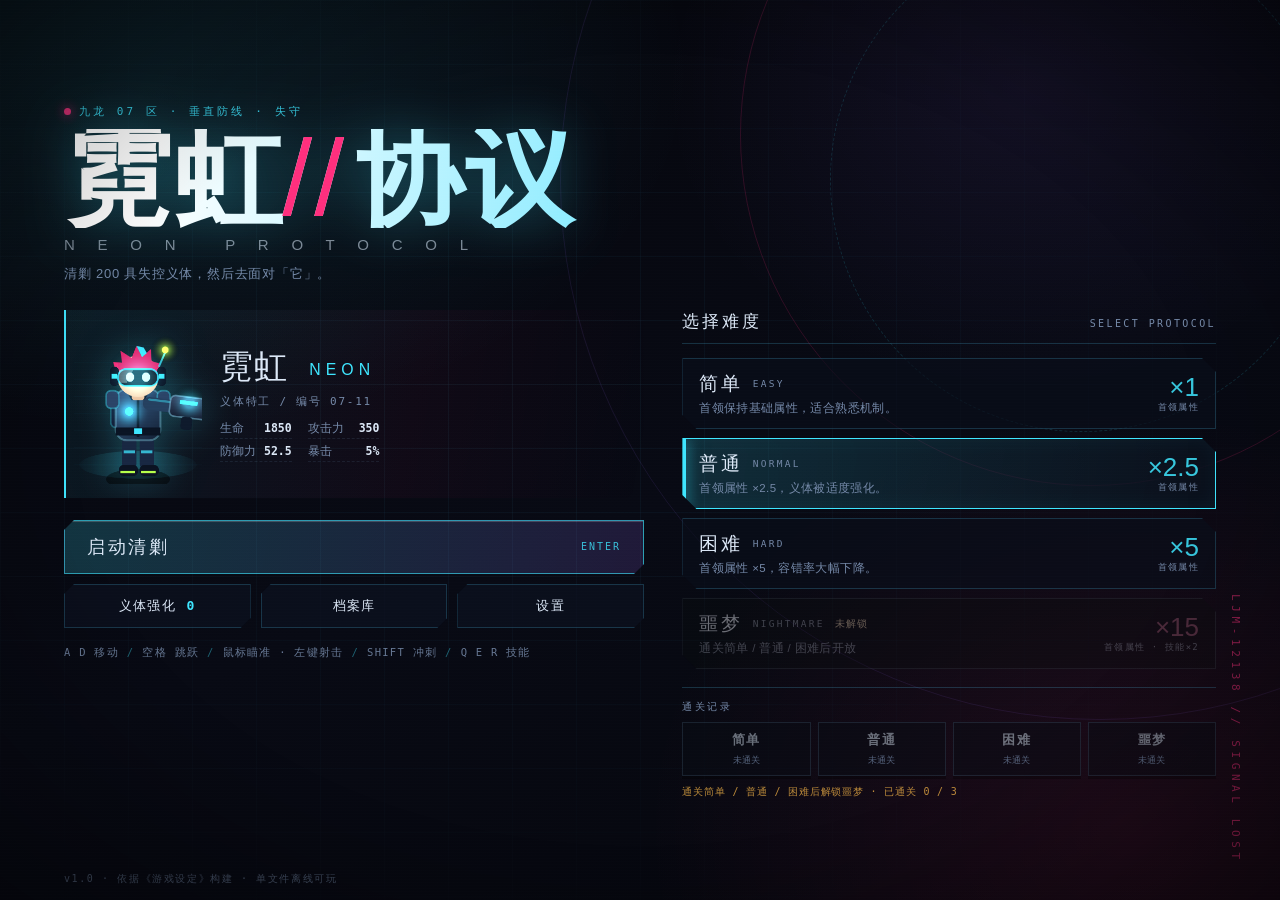
<file: src/dev.html>
<!DOCTYPE html>
<html lang="zh-CN">
<head>
<meta charset="UTF-8">
<meta name="viewport" content="width=device-width, initial-scale=1.0, maximum-scale=1.0, user-scalable=no, viewport-fit=cover">
<meta name="theme-color" content="#05060c">
<title>霓虹协议 · NEON PROTOCOL</title>
<meta name="description" content="赛博朋克 2D 枪战：清剿 200 具失控义体，挑战 LJM-12138。">
<link rel="stylesheet" href="style.css">
</head>
<body>

<div class="fx-scan"></div>
<div class="fx-vignette"></div>

<!-- ============== 主菜单 ============== -->
<section id="menu" class="screen active">
  <div class="menu-deco" aria-hidden="true">
    <div class="deco-ring r1"></div>
    <div class="deco-ring r2"></div>
    <div class="deco-ring r3"></div>
    <div class="deco-code">LJM-12138 // SIGNAL LOST</div>
  </div>

  <div class="menu-wrap">
    <header class="brand">
      <div class="brand-tag"><span class="dot"></span>九龙 07 区 · 垂直防线 · 失守</div>
      <h1 class="title">霓虹<span class="slash">//</span>协议</h1>
      <div class="title-en">N E O N &nbsp; P R O T O C O L</div>
      <p class="tagline">清剿 200 具失控义体，然后去面对「它」。</p>
    </header>

    <div class="menu-body">
      <div class="menu-left">
        <div class="hero-strip">
          <div class="hero-art"><canvas id="heroCanvas" width="240" height="300"></canvas></div>
          <div class="hero-meta">
            <div class="hm-name">霓虹 <em>NEON</em></div>
            <div class="hm-role">义体特工 / 编号 07-11</div>
            <ul class="hm-stats" id="heroStats"></ul>
          </div>
        </div>

        <div class="menu-actions">
          <button class="btn primary" id="btnStart"><span>启动清剿</span><small>ENTER</small></button>
          <div class="btn-row">
            <button class="btn" id="btnShop">义体强化 <b class="dia" id="menuDia">0</b></button>
            <button class="btn" id="btnCodex">档案库</button>
            <button class="btn" id="btnSettings">设置</button>
          </div>
        </div>

        <div class="menu-foot">
          <span>A D 移动</span><i>/</i><span>空格 跳跃</span><i>/</i><span>鼠标瞄准 · 左键射击</span><i>/</i><span>SHIFT 冲刺</span><i>/</i><span>Q E R 技能</span>
        </div>
      </div>

      <div class="menu-right">
        <div class="panel-title"><span>选择难度</span><em>SELECT PROTOCOL</em></div>
        <div class="diff-list" id="diffList"></div>
        <div class="clear-tracks">
          <div class="ct-title">通关记录</div>
          <div class="ct-row" id="clearTracks"></div>
          <div class="ct-hint" id="clearHint">通关简单 / 普通 / 困难后解锁噩梦</div>
        </div>
      </div>
    </div>

    <div class="menu-version">v1.0 · 依据《游戏设定》构建 · 单文件离线可玩</div>
  </div>
</section>

<!-- ============== 游戏画面 ============== -->
<section id="playscreen" class="screen">
  <canvas id="game"></canvas>

  <div id="hud">
    <!-- 左上：角色卡 -->
    <div class="hud-left">
      <div class="pcard">
        <div class="pcard-portrait"><canvas id="portrait" width="112" height="112"></canvas></div>
        <div class="pcard-main">
          <div class="pcard-top">
            <span class="pcard-name">霓虹</span>
            <span class="pcard-lv" id="lvText">LV.01</span>
          </div>
          <div class="bar hp"><i id="hpFill"></i><span id="hpText">1850 / 1850</span></div>
          <div class="bar xp"><i id="xpFill"></i><span id="xpText">0 / 100 XP</span></div>
        </div>
      </div>
      <div class="chip-row">
        <div class="chip"><span class="k">ATK</span><b id="atkText">350</b></div>
        <div class="chip"><span class="k">DEF</span><b id="defText">52</b></div>
        <div class="chip"><span class="k">CRIT</span><b id="critText">5%</b></div>
      </div>
    </div>

    <!-- 顶部中间：任务进度 -->
    <div class="hud-mid">
      <div class="stage-name">九龙 07 区 // 清剿行动</div>
      <div class="mission" id="mission">
        <div class="mission-head">
          <span class="m-label">清剿进度</span>
          <span class="m-count"><b id="killCount">0</b><i>/ 200</i></span>
        </div>
        <div class="m-bar"><i id="killFill"></i></div>
      </div>
      <div id="timer" class="timer">00:00</div>
    </div>

    <!-- 右上：资源 -->
    <div class="hud-right">
      <div class="chip dia-chip"><span class="k">◆</span><b id="diamondCount">0</b></div>
      <div class="chip diff-chip" id="diffChip">普通 ×2.5</div>
      <button class="icon-btn" id="btnPause" title="暂停">❚❚</button>
    </div>

    <!-- BOSS 血条 -->
    <div id="bossBar" class="boss-bar hidden">
      <div class="boss-head">
        <span class="boss-name">LJM-12138</span>
        <span class="boss-sub" id="bossSub">终焉核心 · 原型机</span>
        <span class="boss-tags" id="bossTags"></span>
      </div>
      <div class="boss-hp">
        <i id="bossHpFill"></i>
        <em id="bossHpText">100000 / 100000</em>
        <b class="enrage-mark" title="25% 狂暴阈值"></b>
        <b class="boss-shield" id="bossShield" hidden></b>
      </div>
    </div>

    <!-- 技能栏 -->
    <div id="skillbar">
      <div class="skill" data-skill="dash">
        <div class="sk-icon">⇥</div>
        <div class="sk-key">SHIFT</div>
        <div class="sk-name">相位冲刺</div>
        <div class="sk-cd" id="cd-dash"></div>
      </div>
      <div class="skill" data-skill="q">
        <div class="sk-icon">⚡</div>
        <div class="sk-key">Q</div>
        <div class="sk-name">超频协议</div>
        <div class="sk-cd" id="cd-q"></div>
      </div>
      <div class="skill" data-skill="e">
        <div class="sk-icon">◉</div>
        <div class="sk-key">E</div>
        <div class="sk-name">电磁脉冲</div>
        <div class="sk-cd" id="cd-e"></div>
      </div>
      <div class="skill" data-skill="r">
        <div class="sk-icon">✦</div>
        <div class="sk-key">R</div>
        <div class="sk-name">毁灭激光</div>
        <div class="sk-cd" id="cd-r"></div>
      </div>
    </div>

    <div id="banner" class="banner"></div>
    <div id="toast" class="toast"></div>
    <div id="bossIntro" class="boss-intro hidden">
      <div class="bi-line"></div>
      <div class="bi-name">LJM-12138</div>
      <div class="bi-sub">终焉核心 · 原型机 · 苏醒</div>
      <div class="bi-line"></div>
    </div>
  </div>

  <!-- 升级选卡 -->
  <div id="cardOverlay" class="overlay">
    <div class="card-wrap">
      <div class="card-head">
        <div class="card-eyebrow">NEURAL LEVEL UP</div>
        <h2>等级提升 <em id="cardLevel">LV.02</em></h2>
        <p>选择一张协议卡，永久生效于本次清剿</p>
      </div>
      <div class="card-list" id="cardList"></div>
      <div class="card-foot">按 <b>1</b> / <b>2</b> / <b>3</b> 快速选择</div>
    </div>
  </div>

  <!-- 暂停 -->
  <div id="pauseOverlay" class="overlay">
    <div class="dialog">
      <div class="dlg-title">行动暂停<em>PAUSED</em></div>
      <div class="dlg-body">
        <div class="pause-stats" id="pauseStats"></div>
      </div>
      <div class="dlg-actions">
        <button class="btn primary" id="btnResume">继续行动</button>
        <button class="btn" id="btnRestart">重新开始本关</button>
        <button class="btn" id="btnPauseSettings">设置</button>
        <button class="btn ghost" id="btnQuit">放弃并返回</button>
      </div>
    </div>
  </div>

  <!-- 结算 -->
  <div id="resultOverlay" class="overlay">
    <div class="result-wrap">
      <div class="res-badge" id="resBadge">行动完成</div>
      <h2 class="res-title" id="resultTitle">区域清剿完成</h2>
      <p class="res-sub" id="resultSub"></p>
      <div class="res-stats" id="resultStats"></div>
      <div class="dlg-actions">
        <button class="btn primary" id="btnAgain">再次清剿</button>
        <button class="btn" id="btnResShare">复制战报</button>
        <button class="btn" id="btnResShop">义体强化</button>
        <button class="btn ghost" id="btnResMenu">返回主菜单</button>
      </div>
    </div>
  </div>
</section>

<!-- ============== 义体强化 ============== -->
<div id="shopOverlay" class="overlay dome">
  <div class="dome-wrap">
    <div class="dome-head">
      <div>
        <div class="card-eyebrow">永久强化 · 数据写入义体</div>
        <h2>义体强化</h2>
      </div>
      <div class="dome-dia">◆ <b id="shopDia">0</b><span>钻石</span></div>
      <button class="icon-btn close" data-close="shopOverlay">✕</button>
    </div>
    <div class="shop-list" id="shopList"></div>
    <div class="dome-foot">钻石为永久资源：死亡、重开、更换难度都不会清零。</div>
  </div>
</div>

<!-- ============== 档案库 ============== -->
<div id="codexOverlay" class="overlay dome">
  <div class="dome-wrap">
    <div class="dome-head">
      <div>
        <div class="card-eyebrow">DATABASE · 九龙 07 区</div>
        <h2>档案库</h2>
      </div>
      <button class="icon-btn close" data-close="codexOverlay">✕</button>
    </div>
    <div class="codex-tabs" id="codexTabs">
      <button class="tab active" data-tab="brief">行动简报</button>
      <button class="tab" data-tab="enemy">敌人图鉴</button>
      <button class="tab" data-tab="boss">首领档案</button>
      <button class="tab" data-tab="system">规则细节</button>
    </div>
    <div class="codex-body" id="codexBody"></div>
  </div>
</div>

<!-- ============== 设置 ============== -->
<div id="settingsOverlay" class="overlay dome">
  <div class="dome-wrap narrow">
    <div class="dome-head">
      <div>
        <div class="card-eyebrow">SYSTEM · 偏好设置</div>
        <h2>设置</h2>
      </div>
      <button class="icon-btn close" data-close="settingsOverlay">✕</button>
    </div>
    <div class="set-list">
      <label class="set-row"><span>音效与背景音乐</span><input type="checkbox" id="setAudio" checked><i class="switch"></i></label>
      <label class="set-row"><span>自动射击</span><input type="checkbox" id="setAuto" checked><i class="switch"></i></label>
      <label class="set-row"><span>攻击自动锁定<small>自动瞄准最近敌人，移动鼠标可临时改为手动</small></span><input type="checkbox" id="setLock" checked><i class="switch"></i></label>
      <label class="set-row"><span>屏幕震动</span><input type="checkbox" id="setShake" checked><i class="switch"></i></label>
      <label class="set-row"><span>显示伤害数字</span><input type="checkbox" id="setDmg" checked><i class="switch"></i></label>
    </div>
    <div class="share-block">
      <div class="sb-title">存档分享码</div>
      <p class="sb-hint">把这段代码发给朋友，对方粘贴导入即可继承你的钻石与强化进度。</p>
      <textarea id="saveCode" spellcheck="false" placeholder="在此粘贴存档码后点击导入"></textarea>
      <div class="sb-actions">
        <button class="btn small" id="btnCopyCode">复制我的存档码</button>
        <button class="btn small" id="btnImportCode">导入存档码</button>
        <button class="btn small ghost" id="btnReset">清空进度</button>
      </div>
      <div class="sb-msg" id="sbMsg"></div>
    </div>
    <div class="dome-foot">游戏进度保存在浏览器本地（localStorage）。清除浏览器数据会丢失进度，建议定期导出存档码。</div>
  </div>
</div>

<div id="bootError" class="boot-error" hidden></div>

<script src="core.js"></script>
<script src="cards.js"></script>
<script src="entities.js"></script>
<script src="boss.js"></script>
<script src="game.js"></script>
</body>
</html>
</file>
<file: src/style.css>
/* ================= 基础 ================= */
*{margin:0;padding:0;box-sizing:border-box;-webkit-tap-highlight-color:transparent}
:root{
  --bg:#05060c;
  --bg2:#080b14;
  --panel:rgba(9,13,24,.86);
  --panel2:rgba(14,20,36,.92);
  --line:rgba(80,190,230,.22);
  --line-strong:rgba(90,220,255,.55);
  --cyan:#3fe6ff;
  --cyan-d:#0d8ea8;
  --mag:#ff2f7d;
  --vio:#a06bff;
  --amber:#ffbc4a;
  --lime:#b6ff4a;
  --red:#ff3b52;
  --txt:#dce8f7;
  --muted:#7589a8;
  --font-ui:"Microsoft YaHei","PingFang SC","Noto Sans SC","Hiragino Sans GB",sans-serif;
  --font-disp:"Bahnschrift SemiCondensed","Bahnschrift","DIN Alternate","Impact","Microsoft YaHei",sans-serif;
  --font-mono:"Consolas","Cascadia Mono","SFMono-Regular",monospace;
}
html,body{height:100%;overflow:hidden;background:var(--bg)}
body{
  font-family:var(--font-ui);color:var(--txt);
  user-select:none;-webkit-user-select:none;
  background:
    radial-gradient(900px 600px at 12% 8%, rgba(63,230,255,.10), transparent 60%),
    radial-gradient(800px 700px at 88% 92%, rgba(255,47,125,.10), transparent 60%),
    radial-gradient(600px 500px at 80% 10%, rgba(160,107,255,.08), transparent 60%),
    linear-gradient(160deg,#05060c,#080a14 55%,#05060c);
}
canvas{display:block}
.hidden{display:none!important}

/* 全局扫描线 & 暗角 */
.fx-scan{
  position:fixed;inset:0;pointer-events:none;z-index:60;
  background:repeating-linear-gradient(to bottom,rgba(255,255,255,.028) 0 1px,transparent 1px 3px);
  mix-blend-mode:overlay;opacity:.5;
}
.fx-vignette{
  position:fixed;inset:0;pointer-events:none;z-index:59;
  background:radial-gradient(ellipse at center,transparent 62%,rgba(0,0,0,.36) 100%);
}

/* ================= 屏幕 ================= */
.screen{position:fixed;inset:0;display:none}
.screen.active{display:block}
#playscreen.active{display:block}

/* ================= 主菜单 ================= */
#menu{overflow:hidden}
#menu::before{
  content:"";position:absolute;inset:0;
  background-image:
    linear-gradient(rgba(80,200,240,.055) 1px,transparent 1px),
    linear-gradient(90deg,rgba(80,200,240,.055) 1px,transparent 1px);
  background-size:64px 64px;
  mask-image:radial-gradient(ellipse at 40% 45%,#000 10%,transparent 78%);
  -webkit-mask-image:radial-gradient(ellipse at 40% 45%,#000 10%,transparent 78%);
  pointer-events:none;
}
.menu-deco{position:absolute;inset:0;pointer-events:none;overflow:hidden}
.deco-ring{
  position:absolute;border-radius:50%;border:1px solid rgba(63,230,255,.14);
}
.deco-ring.r1{width:78vmin;height:78vmin;right:-18vmin;top:-24vmin;border-color:rgba(255,47,125,.16)}
.deco-ring.r2{width:56vmin;height:56vmin;right:-6vmin;top:-8vmin;border-style:dashed;animation:spin 42s linear infinite}
.deco-ring.r3{width:120vmin;height:120vmin;right:-40vmin;top:-40vmin;border-color:rgba(160,107,255,.10)}
@keyframes spin{to{transform:rotate(360deg)}}
.deco-code{
  position:absolute;right:3vw;bottom:4vh;font-family:var(--font-mono);font-size:11px;
  letter-spacing:.42em;color:rgba(255,47,125,.5);writing-mode:vertical-rl;
}

.menu-wrap{
  position:relative;z-index:2;height:100%;
  display:flex;flex-direction:column;justify-content:center;
  padding:clamp(18px,4vh,48px) clamp(20px,5vw,84px);
  max-width:1500px;margin:0 auto;
}
.brand{margin-bottom:clamp(14px,3vh,34px)}
.brand-tag{
  display:inline-flex;align-items:center;gap:8px;
  font-family:var(--font-mono);font-size:11px;letter-spacing:.28em;
  color:var(--cyan);opacity:.85;margin-bottom:10px;
}
.brand-tag .dot{width:7px;height:7px;border-radius:50%;background:var(--mag);box-shadow:0 0 12px var(--mag);animation:pulse 1.6s infinite}
@keyframes pulse{50%{opacity:.25}}
.title{
  font-family:var(--font-disp);font-weight:700;
  font-size:clamp(44px,8.4vw,110px);line-height:.92;letter-spacing:.02em;
  background:linear-gradient(100deg,#fff 8%,#9beeff 42%,#3fe6ff 62%,#a06bff 96%);
  -webkit-background-clip:text;background-clip:text;color:transparent;
  filter:drop-shadow(0 0 26px rgba(63,230,255,.35));
}
.title .slash{color:var(--mag);-webkit-text-fill-color:var(--mag);font-weight:400;margin:0 .08em 0 -.02em}
.title-en{
  font-family:var(--font-disp);font-size:clamp(11px,1.3vw,15px);
  letter-spacing:.62em;color:rgba(220,232,247,.55);margin-top:8px;
}
.tagline{color:var(--muted);font-size:13px;margin-top:12px;letter-spacing:.06em}

.menu-body{display:grid;grid-template-columns:minmax(320px,1fr) minmax(360px,.92fr);gap:clamp(20px,3vw,54px);align-items:start}

/* 角色条 */
.hero-strip{
  display:flex;gap:18px;align-items:center;position:relative;
  padding:14px 18px 14px 8px;
  background:linear-gradient(100deg,rgba(63,230,255,.07),rgba(255,47,125,.04) 60%,transparent);
  border-left:2px solid var(--cyan);
  clip-path:polygon(0 0,100% 0,100% calc(100% - 16px),calc(100% - 16px) 100%,0 100%);
}
.hero-art{width:clamp(96px,10vw,132px);flex:0 0 auto;filter:drop-shadow(0 0 18px rgba(63,230,255,.28))}
.hero-art canvas{width:100%;height:auto}
.hm-name{font-family:var(--font-disp);font-size:clamp(22px,2.6vw,33px);letter-spacing:.04em}
.hm-name em{font-style:normal;font-size:.48em;letter-spacing:.32em;color:var(--cyan);margin-left:10px;vertical-align:middle}
.hm-role{font-family:var(--font-mono);font-size:11px;letter-spacing:.16em;color:var(--muted);margin:4px 0 10px}
.hm-stats{list-style:none;display:grid;grid-template-columns:1fr 1fr;gap:3px 16px;font-family:var(--font-mono);font-size:11.5px}
.hm-stats li{display:flex;justify-content:space-between;gap:8px;color:var(--muted);border-bottom:1px dashed rgba(120,160,200,.12);padding:2px 0}
.hm-stats li b{color:var(--txt);font-weight:600}

/* 按钮 */
.menu-actions{margin-top:22px;display:flex;flex-direction:column;gap:10px}
.btn-row{display:grid;grid-template-columns:repeat(3,1fr);gap:10px}
.btn{
  position:relative;cursor:pointer;border:1px solid var(--line);background:rgba(12,18,32,.7);
  color:var(--txt);font-family:var(--font-ui);font-size:13px;letter-spacing:.09em;
  padding:12px 18px;transition:.16s;overflow:hidden;
  clip-path:polygon(10px 0,100% 0,100% calc(100% - 10px),calc(100% - 10px) 100%,0 100%,0 10px);
}
.btn::after{
  content:"";position:absolute;left:-40%;top:0;width:40%;height:100%;
  background:linear-gradient(90deg,transparent,rgba(63,230,255,.16),transparent);
  transition:.45s;pointer-events:none;
}
.btn:hover{border-color:var(--line-strong);background:rgba(18,32,52,.9);color:#fff}
.btn:hover::after{left:110%}
.btn:active{transform:translateY(1px)}
.btn.primary{
  border-color:rgba(63,230,255,.6);
  background:linear-gradient(100deg,rgba(63,230,255,.2),rgba(160,107,255,.16));
  box-shadow:0 0 26px rgba(63,230,255,.18),inset 0 0 22px rgba(63,230,255,.08);
  font-family:var(--font-disp);font-size:18px;letter-spacing:.14em;
  display:flex;align-items:center;justify-content:space-between;
  padding:14px 22px;
}
.btn.primary small{font-family:var(--font-mono);font-size:10px;color:var(--cyan);letter-spacing:.2em;opacity:.8}
.btn:disabled{opacity:.38;cursor:not-allowed;filter:grayscale(.5)}
.btn.ghost{background:transparent;border-color:rgba(120,150,190,.28);color:var(--muted)}
.btn.small{font-size:12px;padding:9px 14px}
.btn .dia{color:var(--cyan);font-family:var(--font-mono);margin-left:6px}

.menu-foot{margin-top:18px;font-family:var(--font-mono);font-size:10.5px;letter-spacing:.12em;color:rgba(117,137,168,.85);display:flex;flex-wrap:wrap;gap:8px}
.menu-foot i{color:rgba(63,230,255,.4);font-style:normal}
.menu-version{position:absolute;left:clamp(20px,5vw,84px);bottom:14px;font-family:var(--font-mono);font-size:10px;letter-spacing:.16em;color:rgba(117,137,168,.5)}

/* 难度 */
.panel-title{display:flex;align-items:baseline;justify-content:space-between;margin-bottom:14px;border-bottom:1px solid var(--line);padding-bottom:10px}
.panel-title span{font-family:var(--font-disp);font-size:17px;letter-spacing:.16em}
.panel-title em{font-style:normal;font-family:var(--font-mono);font-size:10px;letter-spacing:.24em;color:var(--muted)}
.diff-list{display:flex;flex-direction:column;gap:9px}
.diff{
  position:relative;cursor:pointer;text-align:left;width:100%;
  border:1px solid var(--line);background:rgba(10,15,26,.66);
  padding:12px 16px;transition:.16s;color:var(--txt);
  clip-path:polygon(0 0,calc(100% - 14px) 0,100% 14px,100% 100%,14px 100%,0 calc(100% - 14px));
  display:grid;grid-template-columns:1fr auto;gap:2px 12px;align-items:center;
}
.diff:hover{border-color:rgba(63,230,255,.4);background:rgba(16,26,44,.9);transform:translateX(3px)}
.diff.sel{border-color:var(--cyan);background:linear-gradient(100deg,rgba(63,230,255,.16),rgba(10,16,28,.9));box-shadow:0 0 24px rgba(63,230,255,.14),inset 0 0 20px rgba(63,230,255,.05)}
.diff.sel::before{content:"";position:absolute;left:0;top:0;bottom:0;width:3px;background:var(--cyan);box-shadow:0 0 14px var(--cyan)}
.diff-name{font-family:var(--font-disp);font-size:19px;letter-spacing:.14em;display:flex;align-items:center;gap:10px}
.diff-name .en{font-family:var(--font-mono);font-size:9.5px;letter-spacing:.24em;color:var(--muted)}
.diff-desc{grid-column:1;font-size:11.5px;color:var(--muted);letter-spacing:.03em;margin-top:2px}
.diff-mult{grid-row:1/3;grid-column:2;font-family:var(--font-disp);font-size:26px;color:rgba(63,230,255,.85);text-align:right;line-height:1}
.diff-mult small{display:block;font-family:var(--font-mono);font-size:9px;letter-spacing:.14em;color:var(--muted);margin-top:3px}
.diff.nightmare.sel,.diff.nightmare:hover{border-color:var(--mag)}
.diff.nightmare .diff-mult{color:var(--mag)}
.diff.nightmare.sel{background:linear-gradient(100deg,rgba(255,47,125,.16),rgba(10,16,28,.9));box-shadow:0 0 26px rgba(255,47,125,.16)}
.diff.nightmare.sel::before{background:var(--mag);box-shadow:0 0 14px var(--mag)}
.diff.locked{opacity:.45;cursor:not-allowed;filter:grayscale(.7)}
.diff.locked:hover{transform:none;border-color:var(--line)}
.diff .lock{font-family:var(--font-mono);font-size:10px;color:var(--amber);letter-spacing:.1em}
.diff.sel .sel-mark{position:absolute;right:14px;bottom:8px;font-family:var(--font-mono);font-size:9px;letter-spacing:.2em;color:var(--cyan);opacity:.8}

.clear-tracks{margin-top:18px;border-top:1px solid var(--line);padding-top:12px}
.ct-title{font-family:var(--font-mono);font-size:10px;letter-spacing:.24em;color:var(--muted);margin-bottom:8px}
.ct-row{display:grid;grid-template-columns:repeat(4,1fr);gap:7px}
.ct{position:relative;border:1px solid rgba(120,160,200,.16);padding:8px 6px;text-align:center;background:rgba(8,12,20,.5)}
.ct b{display:block;font-family:var(--font-disp);font-size:13px;letter-spacing:.1em;color:rgba(220,232,247,.45)}
.ct span{font-family:var(--font-mono);font-size:9px;color:rgba(117,137,168,.7)}
.ct.done{border-color:rgba(63,230,255,.5);background:rgba(63,230,255,.09)}
.ct.done b{color:var(--cyan)}
.ct.done span{color:rgba(63,230,255,.85)}
.ct-hint{font-family:var(--font-mono);font-size:10px;letter-spacing:.08em;color:rgba(255,188,74,.72);margin-top:9px}

/* ================= 游戏 HUD ================= */
#playscreen{background:#04060c}
#game{position:absolute;inset:0;width:100%;height:100%}
#hud{position:absolute;inset:0;pointer-events:none;padding:clamp(10px,1.4vw,20px);font-family:var(--font-ui)}
#hud button{pointer-events:auto}

.hud-left{position:absolute;left:clamp(10px,1.4vw,20px);top:clamp(10px,1.4vw,20px);width:min(340px,38vw)}
.pcard{
  display:flex;gap:10px;padding:8px 12px 8px 8px;
  background:linear-gradient(100deg,rgba(8,14,26,.92),rgba(8,14,26,.55));
  border:1px solid rgba(63,230,255,.24);border-left:2px solid var(--cyan);
  clip-path:polygon(0 0,100% 0,100% calc(100% - 12px),calc(100% - 12px) 100%,0 100%);
  box-shadow:0 6px 30px rgba(0,0,0,.5);
}
.pcard-portrait{width:clamp(46px,4.4vw,60px);flex:0 0 auto;border:1px solid rgba(63,230,255,.3);background:rgba(63,230,255,.06)}
.pcard-portrait canvas{width:100%;height:100%;display:block}
.pcard-main{flex:1;min-width:0}
.pcard-top{display:flex;justify-content:space-between;align-items:baseline;margin-bottom:5px}
.pcard-name{font-family:var(--font-disp);font-size:15px;letter-spacing:.14em}
.pcard-lv{font-family:var(--font-mono);font-size:10px;letter-spacing:.1em;color:var(--cyan);border:1px solid rgba(63,230,255,.35);padding:1px 6px}
.bar{position:relative;height:13px;background:rgba(255,255,255,.06);border:1px solid rgba(120,160,200,.2);margin-bottom:5px;overflow:hidden}
.bar i{position:absolute;left:0;top:0;bottom:0;width:100%;transition:width .16s}
.bar span{position:absolute;inset:0;display:flex;align-items:center;justify-content:center;font-family:var(--font-mono);font-size:9.5px;letter-spacing:.06em;text-shadow:0 1px 3px #000,0 0 6px #000}
.bar.hp i{background:linear-gradient(90deg,#ff2f7d,#ff7ba8);box-shadow:0 0 14px rgba(255,47,125,.5)}
.bar.xp{height:8px}
.bar.xp i{background:linear-gradient(90deg,#3fe6ff,#b6ff4a);box-shadow:0 0 12px rgba(63,230,255,.5)}
.bar.xp span{font-size:8px}

.chip-row{display:flex;gap:6px;margin-top:7px}
.chip{
  display:flex;align-items:center;gap:6px;padding:4px 9px;
  background:rgba(8,13,22,.82);border:1px solid rgba(120,160,200,.18);
  font-family:var(--font-mono);font-size:10px;
}
.chip .k{color:var(--muted);letter-spacing:.1em}
.chip b{color:var(--txt);font-size:11px;font-weight:600}
.dia-chip{border-color:rgba(63,230,255,.35);color:var(--cyan)}
.dia-chip .k{color:var(--cyan);opacity:.8}
.dia-chip b{color:#9beeff}

.hud-mid{position:absolute;left:50%;top:clamp(10px,1.4vw,20px);transform:translateX(-50%);width:min(300px,30vw);text-align:center}
.mission{padding:6px 14px 8px;background:linear-gradient(180deg,rgba(8,13,22,.9),rgba(8,13,22,.4));border-bottom:1px solid rgba(63,230,255,.2)}
.mission-head{display:flex;justify-content:space-between;align-items:baseline;margin-bottom:5px}
.m-label{font-family:var(--font-mono);font-size:9px;letter-spacing:.24em;color:var(--muted)}
.m-count{font-family:var(--font-disp);font-size:17px;letter-spacing:.06em}
.m-count b{color:var(--cyan)}
.m-count i{font-style:normal;font-size:11px;color:var(--muted);margin-left:2px}
.m-bar{height:5px;background:rgba(255,255,255,.07);overflow:hidden}
.m-bar i{display:block;height:100%;width:0;background:linear-gradient(90deg,#3fe6ff,#a06bff);box-shadow:0 0 10px rgba(63,230,255,.7);transition:width .2s}
.timer{font-family:var(--font-mono);font-size:11px;letter-spacing:.14em;color:rgba(117,137,168,.9);margin-top:6px}

.hud-right{position:absolute;right:clamp(10px,1.4vw,20px);top:clamp(10px,1.4vw,20px);display:flex;align-items:center;gap:8px}
.diff-chip{border-color:rgba(255,188,74,.4);color:var(--amber);font-size:10px;letter-spacing:.08em}
.icon-btn{
  width:34px;height:34px;display:grid;place-items:center;cursor:pointer;
  background:rgba(8,13,22,.85);border:1px solid rgba(120,160,200,.25);color:var(--txt);
  font-size:13px;transition:.15s;font-family:var(--font-mono);
}
.icon-btn:hover{border-color:var(--cyan);color:var(--cyan);background:rgba(63,230,255,.12)}
.icon-btn.close{width:32px;height:32px;font-size:15px}

/* BOSS 血条 */
.boss-bar{position:absolute;left:50%;top:clamp(70px,9vh,104px);transform:translateX(-50%);width:min(760px,74vw);opacity:0;transition:opacity .4s}
.boss-bar.show{opacity:1}
.boss-head{display:flex;align-items:baseline;gap:12px;margin-bottom:6px}
.boss-name{font-family:var(--font-disp);font-size:clamp(16px,1.8vw,24px);letter-spacing:.2em;color:#ff9ec2;text-shadow:0 0 18px rgba(255,47,125,.6)}
.boss-sub{font-family:var(--font-mono);font-size:10px;letter-spacing:.18em;color:var(--muted)}
.boss-tags{display:flex;gap:6px;margin-left:auto}
.btag{font-family:var(--font-mono);font-size:9px;letter-spacing:.14em;padding:2px 7px;border:1px solid rgba(255,47,125,.45);color:#ff9ec2;background:rgba(255,47,125,.1)}
.btag.shield{border-color:rgba(63,230,255,.5);color:#9beeff;background:rgba(63,230,255,.1)}
.btag.rage{border-color:var(--amber);color:var(--amber);background:rgba(255,188,74,.12);animation:pulse .9s infinite}
.boss-hp{
  position:relative;height:16px;background:rgba(20,4,12,.85);
  border:1px solid rgba(255,47,125,.45);
  box-shadow:0 0 24px rgba(255,47,125,.22),inset 0 0 18px rgba(255,47,125,.1);
  overflow:hidden;
  clip-path:polygon(0 0,100% 0,calc(100% - 8px) 100%,8px 100%);
}
.boss-hp i{position:absolute;left:0;top:0;bottom:0;width:100%;background:linear-gradient(90deg,#ff2f7d,#ff6b4a 60%,#ffbc4a);transition:width .2s;box-shadow:0 0 18px rgba(255,47,125,.8)}
.boss-hp em{position:absolute;inset:0;display:grid;place-items:center;font-style:normal;font-family:var(--font-mono);font-size:10px;letter-spacing:.12em;text-shadow:0 1px 4px #000}
.boss-hp .enrage-mark{position:absolute;left:25%;top:-2px;bottom:-2px;width:2px;background:rgba(255,255,255,.7);box-shadow:0 0 10px #fff}
.boss-shield{position:absolute;left:0;top:0;bottom:0;background:linear-gradient(90deg,rgba(63,230,255,.55),rgba(160,107,255,.45));box-shadow:0 0 20px rgba(63,230,255,.6)}

/* 技能栏 */
#skillbar{position:absolute;left:50%;bottom:clamp(12px,2vh,28px);transform:translateX(-50%);display:flex;gap:10px}
.skill{
  position:relative;width:clamp(76px,7.4vw,96px);padding:8px 6px 7px;text-align:center;
  background:linear-gradient(180deg,rgba(10,16,28,.92),rgba(8,12,20,.75));
  border:1px solid rgba(120,160,200,.22);
  clip-path:polygon(8px 0,100% 0,100% calc(100% - 8px),calc(100% - 8px) 100%,0 100%,0 8px);
  transition:.12s;overflow:hidden;
}
.skill.ready{border-color:rgba(63,230,255,.32)}
.skill.active{border-color:var(--cyan);box-shadow:0 0 22px rgba(63,230,255,.35),inset 0 0 18px rgba(63,230,255,.14)}
.skill.active .sk-icon{color:#fff;text-shadow:0 0 14px var(--cyan)}
.sk-icon{font-size:19px;line-height:1.1;color:var(--cyan);opacity:.9}
.sk-key{font-family:var(--font-mono);font-size:8.5px;letter-spacing:.16em;color:var(--muted);margin-top:1px}
.sk-name{font-size:10.5px;letter-spacing:.04em;color:rgba(220,232,247,.8);margin-top:2px}
.sk-cd{
  position:absolute;left:0;right:0;bottom:0;height:0%;
  background:rgba(4,8,16,.78);backdrop-filter:blur(1px);
  display:flex;align-items:center;justify-content:center;
  font-family:var(--font-mono);font-size:13px;color:#fff;overflow:hidden;
  transition:height .08s linear;
}
.sk-cd.on{height:100%}

/* 横幅 / 提示 */
.banner{
  position:absolute;left:50%;top:34%;transform:translate(-50%,-50%);
  font-family:var(--font-disp);font-size:clamp(22px,3.6vw,44px);letter-spacing:.22em;
  color:#fff;text-shadow:0 0 30px rgba(63,230,255,.7),0 0 60px rgba(160,107,255,.4);
  opacity:0;pointer-events:none;white-space:nowrap;
}
.banner.show{animation:bannerIn 2.2s ease-out}
@keyframes bannerIn{
  0%{opacity:0;letter-spacing:.6em;filter:blur(8px)}
  18%{opacity:1;letter-spacing:.22em;filter:blur(0)}
  78%{opacity:1}
  100%{opacity:0;letter-spacing:.3em}
}
.toast{
  position:absolute;left:50%;bottom:clamp(96px,13vh,140px);transform:translateX(-50%);
  display:flex;flex-direction:column;gap:5px;align-items:center;pointer-events:none;
}
.toast div{
  font-family:var(--font-mono);font-size:11px;letter-spacing:.1em;padding:5px 14px;
  background:rgba(6,10,18,.86);border-left:2px solid var(--cyan);color:#bfe9f7;
  animation:toastIn 2.6s forwards;
}
@keyframes toastIn{
  0%{opacity:0;transform:translateY(8px)}
  12%,80%{opacity:1;transform:none}
  100%{opacity:0;transform:translateY(-6px)}
}
.boss-intro{
  position:absolute;inset:0;display:grid;place-content:center;justify-items:center;gap:6px;
  background:radial-gradient(ellipse at center,rgba(20,0,10,.72),rgba(4,6,12,.4) 70%);
  animation:introFade 2.6s forwards;pointer-events:none;
}
@keyframes introFade{0%{opacity:0}12%,76%{opacity:1}100%{opacity:0}}
.bi-name{font-family:var(--font-disp);font-size:clamp(34px,6vw,76px);letter-spacing:.3em;color:#fff;text-shadow:0 0 40px rgba(255,47,125,.85),0 0 80px rgba(255,47,125,.4)}
.bi-sub{font-family:var(--font-mono);font-size:12px;letter-spacing:.4em;color:#ff9ec2}
.bi-line{width:min(520px,60vw);height:1px;background:linear-gradient(90deg,transparent,rgba(255,47,125,.8),transparent)}

/* ================= 覆盖层通用 ================= */
.overlay{position:absolute;inset:0;display:none;place-items:center;z-index:40;pointer-events:auto;padding:20px;overflow:auto}
.overlay.show{display:grid}
#cardOverlay{background:radial-gradient(ellipse at center,rgba(6,10,20,.62),rgba(2,4,10,.88))}
#pauseOverlay{background:rgba(3,6,12,.72);backdrop-filter:blur(6px)}
#resultOverlay{background:radial-gradient(ellipse at center,rgba(6,10,20,.62),rgba(2,4,10,.9))}
#shopOverlay,#codexOverlay,#settingsOverlay{background:rgba(3,6,12,.9);backdrop-filter:blur(8px);position:fixed;z-index:70}

/* 升级选卡 */
.card-wrap{width:min(940px,94vw);text-align:center}
.card-eyebrow{font-family:var(--font-mono);font-size:10px;letter-spacing:.4em;color:var(--cyan);margin-bottom:6px}
.card-head h2{font-family:var(--font-disp);font-size:clamp(26px,3.4vw,42px);letter-spacing:.12em;font-weight:600}
.card-head h2 em{font-style:normal;color:var(--cyan);font-family:var(--font-mono);font-size:.5em;letter-spacing:.14em;margin-left:10px;vertical-align:middle}
.card-head p{color:var(--muted);font-size:12.5px;margin-top:6px;margin-bottom:22px;letter-spacing:.06em}
.card-list{display:grid;grid-template-columns:repeat(3,1fr);gap:14px}
.card{
  position:relative;cursor:pointer;text-align:left;padding:18px 16px 16px;
  background:linear-gradient(165deg,rgba(16,24,42,.95),rgba(8,12,22,.95));
  border:1px solid rgba(120,160,200,.25);color:var(--txt);
  transition:.18s;overflow:hidden;min-height:190px;display:flex;flex-direction:column;
  clip-path:polygon(14px 0,100% 0,100% calc(100% - 14px),calc(100% - 14px) 100%,0 100%,0 14px);
}
.card::before{
  content:"";position:absolute;inset:0;opacity:0;transition:.2s;
  background:radial-gradient(circle at 50% 0%,rgba(63,230,255,.18),transparent 65%);
}
.card:hover{transform:translateY(-5px);border-color:var(--cyan);box-shadow:0 12px 40px rgba(0,0,0,.6),0 0 30px rgba(63,230,255,.2)}
.card:hover::before{opacity:1}
.card .c-key{position:absolute;right:12px;top:10px;font-family:var(--font-mono);font-size:10px;color:var(--muted);border:1px solid rgba(120,160,200,.25);padding:1px 6px}
.card .c-icon{font-size:26px;line-height:1;margin-bottom:12px;color:var(--cyan);text-shadow:0 0 18px currentColor}
.card .c-name{font-family:var(--font-disp);font-size:19px;letter-spacing:.08em;margin-bottom:6px}
.card .c-desc{font-size:12px;line-height:1.6;color:rgba(220,232,247,.75);flex:1}
.card .c-stack{font-family:var(--font-mono);font-size:9.5px;letter-spacing:.14em;color:var(--muted);margin-top:10px;border-top:1px dashed rgba(120,160,200,.18);padding-top:8px;display:flex;justify-content:space-between}
.card.rare{border-color:rgba(160,107,255,.55)}
.card.rare .c-icon{color:var(--vio)}
.card.rare:hover{border-color:var(--vio);box-shadow:0 12px 40px rgba(0,0,0,.6),0 0 30px rgba(160,107,255,.28)}
.card.rare::before{background:radial-gradient(circle at 50% 0%,rgba(160,107,255,.22),transparent 65%)}
.card.epic{border-color:rgba(255,188,74,.6)}
.card.epic .c-icon{color:var(--amber)}
.card.epic::before{background:radial-gradient(circle at 50% 0%,rgba(255,188,74,.24),transparent 65%)}
.card-foot{margin-top:18px;font-family:var(--font-mono);font-size:10.5px;letter-spacing:.14em;color:var(--muted)}
.card-foot b{color:var(--cyan)}

/* 对话框 */
.dialog{
  width:min(560px,92vw);padding:24px 26px;
  background:linear-gradient(165deg,rgba(14,22,38,.97),rgba(6,10,18,.97));
  border:1px solid rgba(63,230,255,.3);box-shadow:0 30px 80px rgba(0,0,0,.7);
  clip-path:polygon(18px 0,100% 0,100% calc(100% - 18px),calc(100% - 18px) 100%,0 100%,0 18px);
}
.dlg-title{font-family:var(--font-disp);font-size:26px;letter-spacing:.16em;display:flex;align-items:baseline;gap:12px;margin-bottom:16px}
.dlg-title em{font-style:normal;font-family:var(--font-mono);font-size:10px;letter-spacing:.3em;color:var(--muted)}
.dlg-actions{display:flex;gap:9px;flex-wrap:wrap;margin-top:10px}
.pause-stats{display:grid;grid-template-columns:1fr 1fr;gap:6px 18px;font-family:var(--font-mono);font-size:11.5px;color:var(--muted);margin-bottom:8px}
.pause-stats div{display:flex;justify-content:space-between;border-bottom:1px dashed rgba(120,160,200,.14);padding:3px 0}
.pause-stats b{color:var(--txt)}

/* 结算 */
.result-wrap{width:min(720px,94vw);text-align:center}
.res-badge{display:inline-block;font-family:var(--font-mono);font-size:10px;letter-spacing:.4em;color:var(--cyan);border:1px solid rgba(63,230,255,.4);padding:4px 14px;margin-bottom:14px;background:rgba(63,230,255,.08)}
.res-badge.fail{color:var(--red);border-color:rgba(255,59,82,.5);background:rgba(255,59,82,.08)}
.res-title{font-family:var(--font-disp);font-size:clamp(30px,4.4vw,54px);letter-spacing:.1em;line-height:1.1;margin-bottom:8px}
.res-sub{color:var(--muted);font-size:13px;letter-spacing:.06em;margin-bottom:22px}
.res-stats{display:grid;grid-template-columns:repeat(4,1fr);gap:10px;margin-bottom:22px}
.res-stats div{padding:12px 8px;background:rgba(10,16,28,.8);border:1px solid rgba(120,160,200,.18)}
.res-stats b{display:block;font-family:var(--font-disp);font-size:24px;letter-spacing:.04em;color:var(--cyan)}
.res-stats span{font-family:var(--font-mono);font-size:9px;letter-spacing:.18em;color:var(--muted)}
.result-wrap .dlg-actions{justify-content:center}

/* ================= 强化 / 档案 / 设置 面板 ================= */
.dome{overflow:auto}
.dome-wrap{
  width:min(920px,96vw);padding:22px 26px 18px;
  background:linear-gradient(165deg,rgba(12,19,33,.98),rgba(6,9,16,.98));
  border:1px solid rgba(63,230,255,.26);box-shadow:0 30px 90px rgba(0,0,0,.75);
  clip-path:polygon(22px 0,100% 0,100% calc(100% - 22px),calc(100% - 22px) 100%,0 100%,0 22px);
  max-height:92vh;overflow:auto;
}
.dome-wrap.narrow{width:min(600px,96vw)}
.dome-head{display:flex;align-items:center;gap:18px;border-bottom:1px solid var(--line);padding-bottom:14px;margin-bottom:16px}
.dome-head h2{font-family:var(--font-disp);font-size:28px;letter-spacing:.18em;font-weight:600}
.dome-dia{margin-left:auto;font-family:var(--font-mono);font-size:12px;color:var(--cyan);display:flex;align-items:baseline;gap:8px}
.dome-dia b{font-size:26px;font-family:var(--font-disp)}
.dome-dia span{color:var(--muted);font-size:10px;letter-spacing:.16em}
.dome-head .icon-btn.close{margin-left:8px}
.dome-foot{border-top:1px solid var(--line);margin-top:14px;padding-top:10px;font-family:var(--font-mono);font-size:10px;letter-spacing:.08em;color:rgba(117,137,168,.7)}

.shop-list{display:grid;grid-template-columns:1fr 1fr;gap:10px}
.shop-item{
  display:grid;grid-template-columns:auto 1fr auto;gap:12px;align-items:center;
  padding:12px 14px;background:rgba(8,13,24,.7);border:1px solid rgba(120,160,200,.18);
}
.shop-item.maxed{border-color:rgba(63,230,255,.4);background:rgba(63,230,255,.06)}
.si-icon{font-size:20px;color:var(--cyan);opacity:.9;width:26px;text-align:center}
.si-main{min-width:0}
.si-name{font-family:var(--font-disp);font-size:15px;letter-spacing:.1em;display:flex;align-items:baseline;gap:8px}
.si-name em{font-style:normal;font-family:var(--font-mono);font-size:9.5px;letter-spacing:.14em;color:var(--muted)}
.si-effect{font-size:11.5px;color:rgba(220,232,247,.7);margin-top:2px}
.si-pips{display:flex;gap:3px;margin-top:7px}
.si-pips i{width:14px;height:4px;background:rgba(255,255,255,.12)}
.si-pips i.on{background:var(--cyan);box-shadow:0 0 8px rgba(63,230,255,.7)}
.si-buy{
  min-width:92px;padding:8px 10px;text-align:center;cursor:pointer;
  background:rgba(63,230,255,.1);border:1px solid rgba(63,230,255,.4);color:#bfe9f7;
  font-family:var(--font-mono);font-size:11px;transition:.15s;
}
.si-buy b{display:block;font-size:13px;color:var(--cyan)}
.si-buy:hover:not(:disabled){background:rgba(63,230,255,.22);color:#fff;box-shadow:0 0 20px rgba(63,230,255,.25)}
.si-buy:disabled{opacity:.35;cursor:not-allowed;border-color:rgba(120,160,200,.2);color:var(--muted)}
.si-buy:disabled b{color:var(--muted)}

.codex-tabs{display:flex;gap:6px;margin-bottom:16px;flex-wrap:wrap}
.tab{
  cursor:pointer;padding:7px 14px;background:transparent;border:1px solid rgba(120,160,200,.22);
  color:var(--muted);font-family:var(--font-ui);font-size:12px;letter-spacing:.08em;transition:.15s;
}
.tab:hover{color:var(--txt);border-color:rgba(63,230,255,.35)}
.tab.active{color:var(--cyan);border-color:rgba(63,230,255,.6);background:rgba(63,230,255,.1)}
.codex-body{min-height:340px;font-size:13px;line-height:1.85;color:rgba(220,232,247,.85)}
.codex-body h3{font-family:var(--font-disp);font-size:19px;letter-spacing:.1em;color:#fff;margin:18px 0 8px;border-left:2px solid var(--cyan);padding-left:10px}
.codex-body h3:first-child{margin-top:0}
.codex-body p{margin-bottom:8px}
.codex-body ul{margin:0 0 10px 18px}
.codex-body li{margin-bottom:5px}
.codex-body b{color:#fff}
.codex-body .cy{color:var(--cyan)}
.codex-body .mg{color:var(--mag)}
.codex-body .am{color:var(--amber)}
.codex-grid{display:grid;grid-template-columns:1fr 1fr;gap:10px;margin-bottom:10px}
.codex-card{padding:12px 14px;background:rgba(8,13,24,.7);border:1px solid rgba(120,160,200,.18)}
.codex-card h4{font-family:var(--font-disp);font-size:15px;letter-spacing:.1em;margin-bottom:5px;color:#fff;display:flex;justify-content:space-between;align-items:baseline}
.codex-card h4 em{font-style:normal;font-family:var(--font-mono);font-size:9px;letter-spacing:.16em;color:var(--muted)}
.codex-card p{font-size:12px;color:rgba(220,232,247,.7);margin:0}
.dia{color:var(--cyan)}

.set-list{display:flex;flex-direction:column;gap:2px;margin-bottom:20px}
.set-row{display:flex;align-items:center;justify-content:space-between;padding:11px 4px;border-bottom:1px solid rgba(120,160,200,.12);cursor:pointer;font-size:13px}
.set-row input{display:none}
.switch{width:40px;height:20px;border:1px solid rgba(120,160,200,.35);background:rgba(255,255,255,.05);position:relative;transition:.18s;flex:0 0 auto}
.switch::after{content:"";position:absolute;left:2px;top:2px;width:14px;height:14px;background:var(--muted);transition:.18s}
.set-row input:checked+.switch{border-color:var(--cyan);background:rgba(63,230,255,.16)}
.set-row input:checked+.switch::after{left:22px;background:var(--cyan);box-shadow:0 0 10px var(--cyan)}
.share-block{border:1px solid rgba(120,160,200,.2);padding:14px;background:rgba(8,13,24,.6)}
.sb-title{font-family:var(--font-disp);font-size:15px;letter-spacing:.12em;margin-bottom:4px}
.sb-hint{font-size:11.5px;color:var(--muted);margin-bottom:9px;line-height:1.6}
#saveCode{
  width:100%;height:74px;resize:none;background:rgba(4,7,14,.9);border:1px solid rgba(63,230,255,.25);
  color:#9beeff;font-family:var(--font-mono);font-size:10px;padding:8px;line-height:1.5;word-break:break-all;
}
#saveCode:focus{outline:none;border-color:var(--cyan)}
.sb-actions{display:flex;gap:8px;margin-top:8px;flex-wrap:wrap}
.sb-msg{font-family:var(--font-mono);font-size:10.5px;color:var(--lime);margin-top:8px;min-height:14px;letter-spacing:.06em}

/* ================= 响应式 ================= */
@media (max-width:1080px){
  .menu-body{grid-template-columns:1fr;gap:18px}
  .deco-ring,.deco-code{display:none}
  .brand{margin-bottom:14px}
  .hero-strip{order:2}
  .menu-wrap{justify-content:flex-start;overflow:auto;padding-bottom:60px}
  .menu-left{display:flex;flex-direction:column}
  .menu-actions{order:3}
}
@media (max-width:760px){
  .title{font-size:clamp(40px,12vw,64px)}
  .hm-stats{grid-template-columns:1fr}
  .diff-mult{font-size:20px}
  .diff-name{font-size:16px}
  .menu-version{display:none}
  .card-list{grid-template-columns:1fr;gap:10px}
  .card{min-height:0;padding:14px}
  .card .c-icon{position:absolute;right:14px;top:12px;font-size:20px;margin:0}
  .card .c-desc{font-size:11.5px}
  .res-stats{grid-template-columns:repeat(2,1fr)}
  .shop-list{grid-template-columns:1fr}
  .codex-grid{grid-template-columns:1fr}
  .hud-left{width:min(300px,52vw)}
  .hud-mid{width:min(200px,28vw)}
  .hud-mid .m-label,.diff-chip,#timer{display:none}
  .boss-bar{width:88vw;top:96px}
  .res-title{font-size:26px}
  .dome-wrap{padding:16px 14px;clip-path:none}
  .dialog{padding:18px}
  .overlay{padding:10px}
}
@media (max-height:640px){
  .brand{margin-bottom:8px}
  .tagline{display:none}
  .hero-strip{padding:8px 12px}
  .menu-actions{margin-top:12px}
  .hm-stats{font-size:10.5px}
}

/* 低配/降级 */
@media (prefers-reduced-motion:reduce){
  *{animation-duration:.01ms!important;animation-iteration-count:1!important;transition:none!important}
}
.boot-error{
  position:fixed;left:12px;bottom:12px;z-index:999;max-width:60vw;
  font-family:var(--font-mono);font-size:11px;color:#ff8090;background:rgba(30,0,8,.9);
  border:1px solid #ff3b52;padding:10px;white-space:pre-wrap;
}
/* ================= 小屏 / 横屏手机 适配 ================= */
@media (max-width:960px){
  .hud-left{width:min(250px,44vw)}
  .pcard-portrait{width:42px}
  .pcard-name{font-size:13px}
  .pcard-lv{font-size:9px}
  .hud-mid{width:min(168px,26vw)}
  .hud-mid .m-label{display:none}
  .mission-head{justify-content:center;gap:6px}
  .m-count{font-size:14px}
  .boss-bar{width:86vw;top:88px}
  .res-stats{grid-template-columns:repeat(2,1fr)}
}


/* ================= 立体化：面板 / 按钮的厚度与投影 ================= */
.pcard{box-shadow:0 12px 34px rgba(0,0,0,.62), 0 3px 0 rgba(63,230,255,.12), inset 0 1px 0 rgba(255,255,255,.07)}
.mission{box-shadow:0 10px 26px rgba(0,0,0,.5), inset 0 1px 0 rgba(255,255,255,.06)}
.skill{box-shadow:0 10px 22px rgba(0,0,0,.55), inset 0 1px 0 rgba(255,255,255,.08)}
.skill.active{box-shadow:0 10px 26px rgba(0,0,0,.6), 0 0 22px rgba(63,230,255,.35), inset 0 1px 0 rgba(255,255,255,.15)}
.btn{box-shadow:0 4px 0 rgba(0,0,0,.45), 0 10px 24px rgba(0,0,0,.35)}
.btn:hover{box-shadow:0 6px 0 rgba(0,0,0,.4), 0 14px 30px rgba(0,0,0,.4)}
.btn:active{transform:translateY(3px);box-shadow:0 1px 0 rgba(0,0,0,.5), 0 4px 12px rgba(0,0,0,.3)}
.btn.primary{box-shadow:0 5px 0 rgba(6,40,54,.9), 0 0 26px rgba(63,230,255,.2), inset 0 1px 0 rgba(255,255,255,.18)}
.btn.primary:active{transform:translateY(4px);box-shadow:0 1px 0 rgba(6,40,54,.9), 0 0 18px rgba(63,230,255,.18)}
.diff{box-shadow:0 6px 0 rgba(0,0,0,.35), 0 12px 26px rgba(0,0,0,.3)}
.diff:hover{box-shadow:0 6px 0 rgba(0,0,0,.35), 0 16px 32px rgba(0,0,0,.42)}
.card{box-shadow:0 14px 0 -6px rgba(0,0,0,.55), 0 22px 46px rgba(0,0,0,.5), inset 0 1px 0 rgba(255,255,255,.06)}
.icon-btn{box-shadow:0 3px 0 rgba(0,0,0,.45), 0 6px 14px rgba(0,0,0,.35)}
.dome-wrap,.dialog{box-shadow:0 40px 90px rgba(0,0,0,.8), inset 0 1px 0 rgba(255,255,255,.05)}
.shop-item{box-shadow:0 4px 0 rgba(0,0,0,.35), inset 0 1px 0 rgba(255,255,255,.04)}
.ct{box-shadow:0 3px 0 rgba(0,0,0,.3)}

/* ================= 造梦西游式 HUD ================= */
.pcard{
  border-radius:10px;
  background:linear-gradient(180deg,rgba(14,22,38,.95),rgba(6,10,18,.92));
  border:1px solid rgba(255,196,90,.28);
  border-left:none;
  clip-path:none;
  box-shadow:0 6px 22px rgba(0,0,0,.65), inset 0 1px 0 rgba(255,255,255,.08);
}
.pcard-portrait{
  width:62px;height:62px;flex:0 0 auto;border-radius:50%;
  border:2px solid rgba(255,196,90,.8);
  background:radial-gradient(circle at 50% 30%,#1b2c46,#0a1220 70%);
  box-shadow:0 0 0 3px rgba(4,8,14,.9), 0 0 18px rgba(255,196,90,.3), inset 0 0 12px rgba(63,230,255,.18);
  overflow:hidden;
}
.pcard-portrait canvas{width:100%;height:100%;border-radius:50%}
.pcard-name{font-family:var(--font-disp);font-size:16px;letter-spacing:.16em;color:#fff;text-shadow:0 1px 0 #000}
.pcard-lv{border-radius:9px;background:linear-gradient(180deg,rgba(63,230,255,.22),rgba(63,230,255,.06))}
.bar{
  height:17px;border-radius:9px;
  border:1px solid rgba(255,255,255,.22);
  background:linear-gradient(180deg,rgba(0,0,0,.8),rgba(0,0,0,.5));
  box-shadow:inset 0 2px 6px rgba(0,0,0,.85), 0 1px 0 rgba(255,255,255,.05);
}
.bar i{border-radius:8px;transition:width .14s}
.bar.hp i{background:linear-gradient(180deg,#ff9a6b,#ff2f7d 45%,#9c0d3a);box-shadow:0 0 12px rgba(255,47,125,.55), inset 0 1px 0 rgba(255,255,255,.45)}
.bar.xp{height:9px}
.bar.xp i{background:linear-gradient(180deg,#9beeff,#3fe6ff 55%,#0d7ea8);box-shadow:0 0 10px rgba(63,230,255,.6), inset 0 1px 0 rgba(255,255,255,.4)}
.bar span{font-size:10px;text-shadow:0 1px 3px #000,0 0 8px rgba(0,0,0,.9)}
.chip-row .chip{border-radius:8px;background:linear-gradient(180deg,rgba(14,22,38,.9),rgba(6,10,18,.9))}
.stage-name{
  font-family:var(--font-disp);font-size:15px;letter-spacing:.3em;
  color:#ffd76b;text-shadow:0 0 16px rgba(255,188,74,.55),0 2px 0 #000;
  margin-bottom:6px;text-align:center;white-space:nowrap;
}
.mission{border-radius:8px;background:linear-gradient(180deg,rgba(10,16,28,.92),rgba(6,10,18,.6))}
.timer{letter-spacing:.24em;color:#9fb4d0}
#skillbar{gap:8px}
.skill{
  border-radius:10px 10px 6px 6px;
  background:linear-gradient(180deg,rgba(18,28,46,.96),rgba(7,11,20,.92));
  border:1px solid rgba(255,196,90,.22);
  box-shadow:0 6px 18px rgba(0,0,0,.6), inset 0 1px 0 rgba(255,255,255,.1);
}
.skill.ready{border-color:rgba(255,196,90,.45)}
.skill.active{border-color:var(--cyan);box-shadow:0 6px 22px rgba(0,0,0,.6),0 0 22px rgba(63,230,255,.45),inset 0 1px 0 rgba(255,255,255,.16)}
.sk-key{color:#ffd76b;letter-spacing:.18em}
.boss-hp{border-radius:6px;height:18px}
.dia-chip{border-radius:8px}
.icon-btn{border-radius:8px}
</file>
